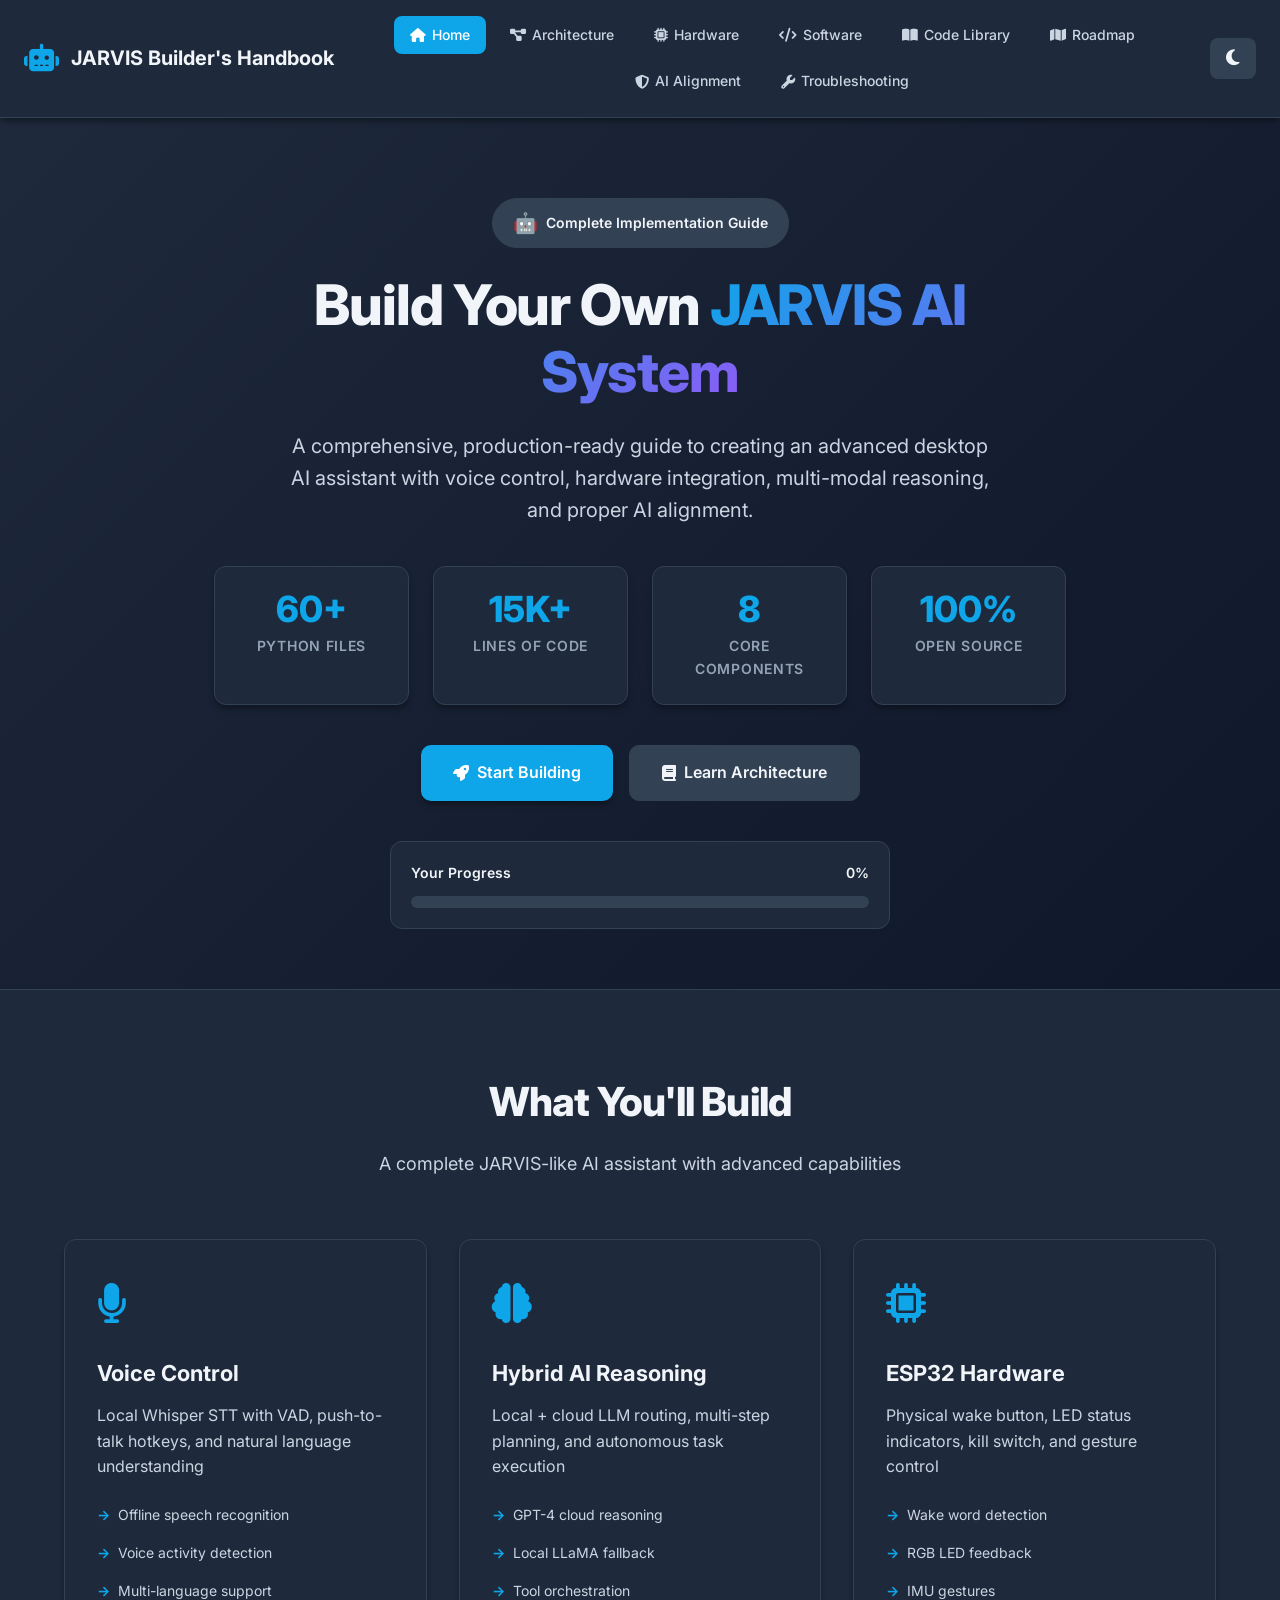
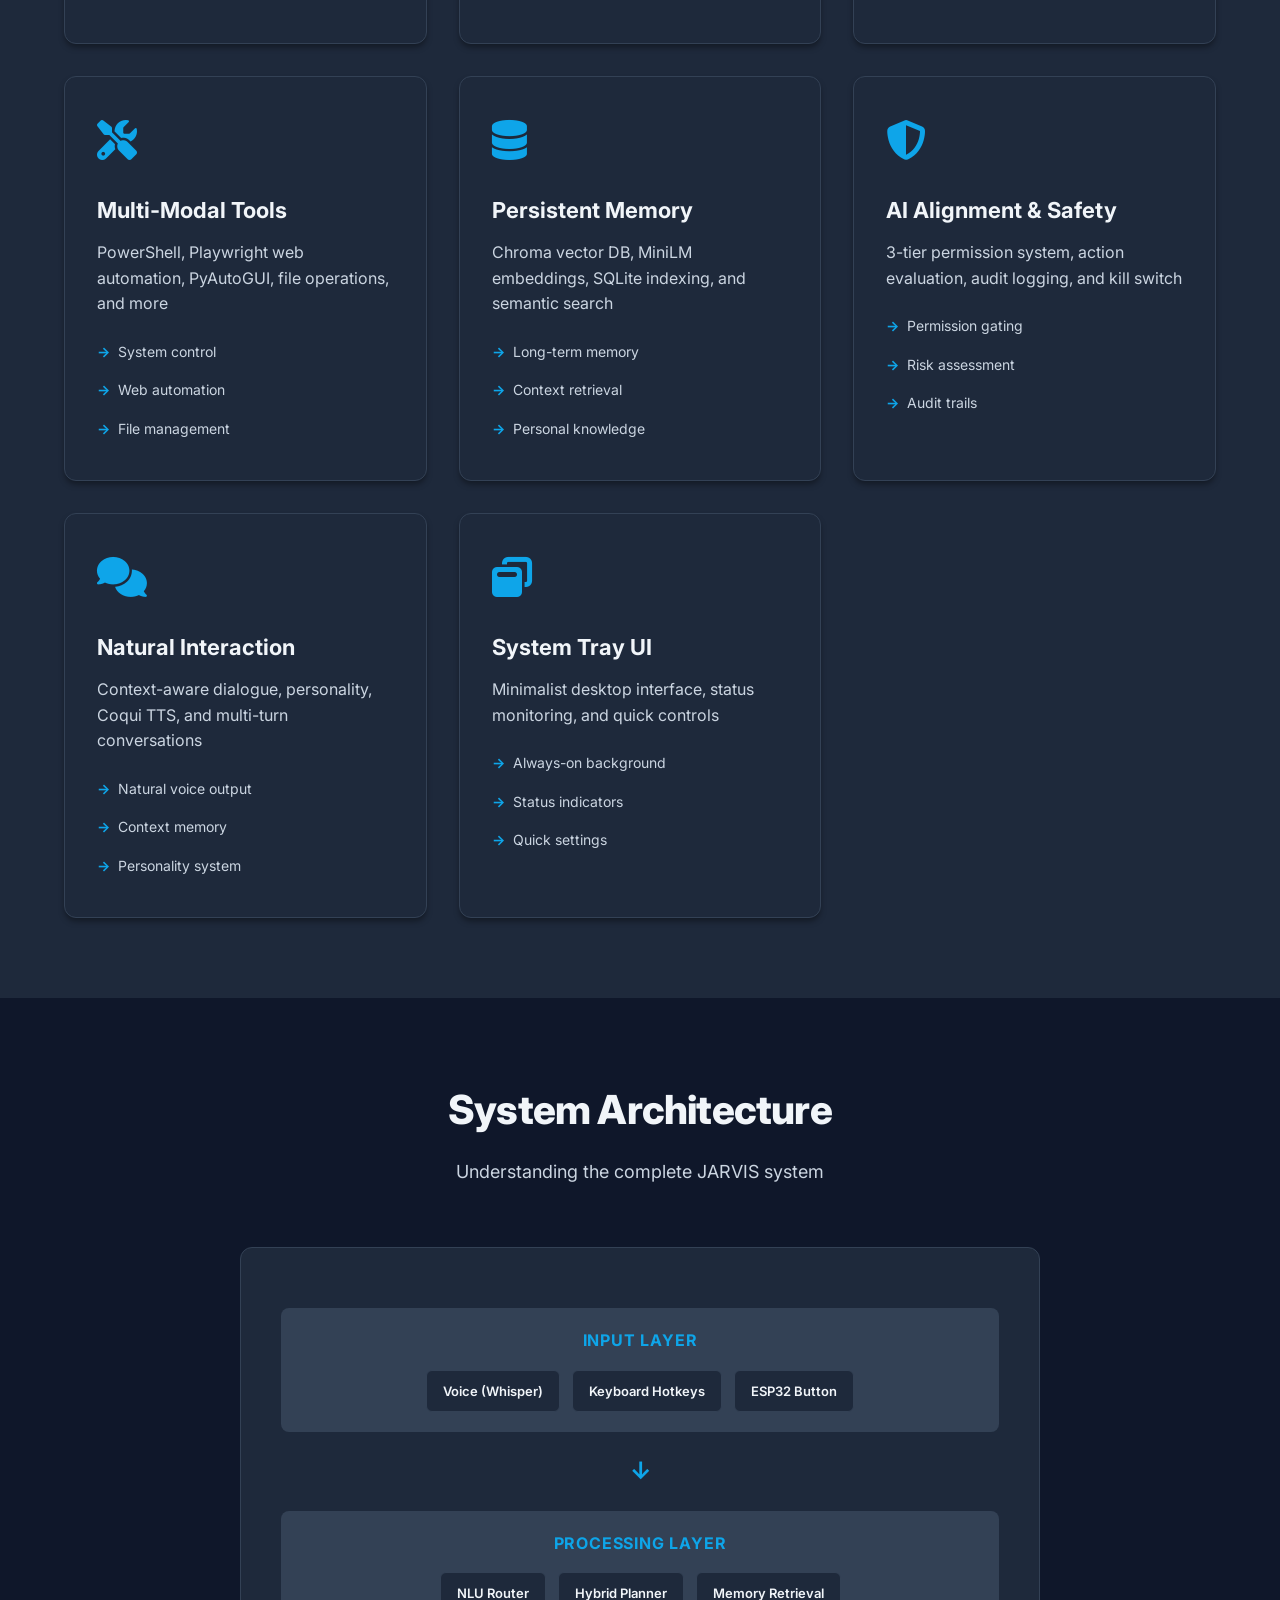
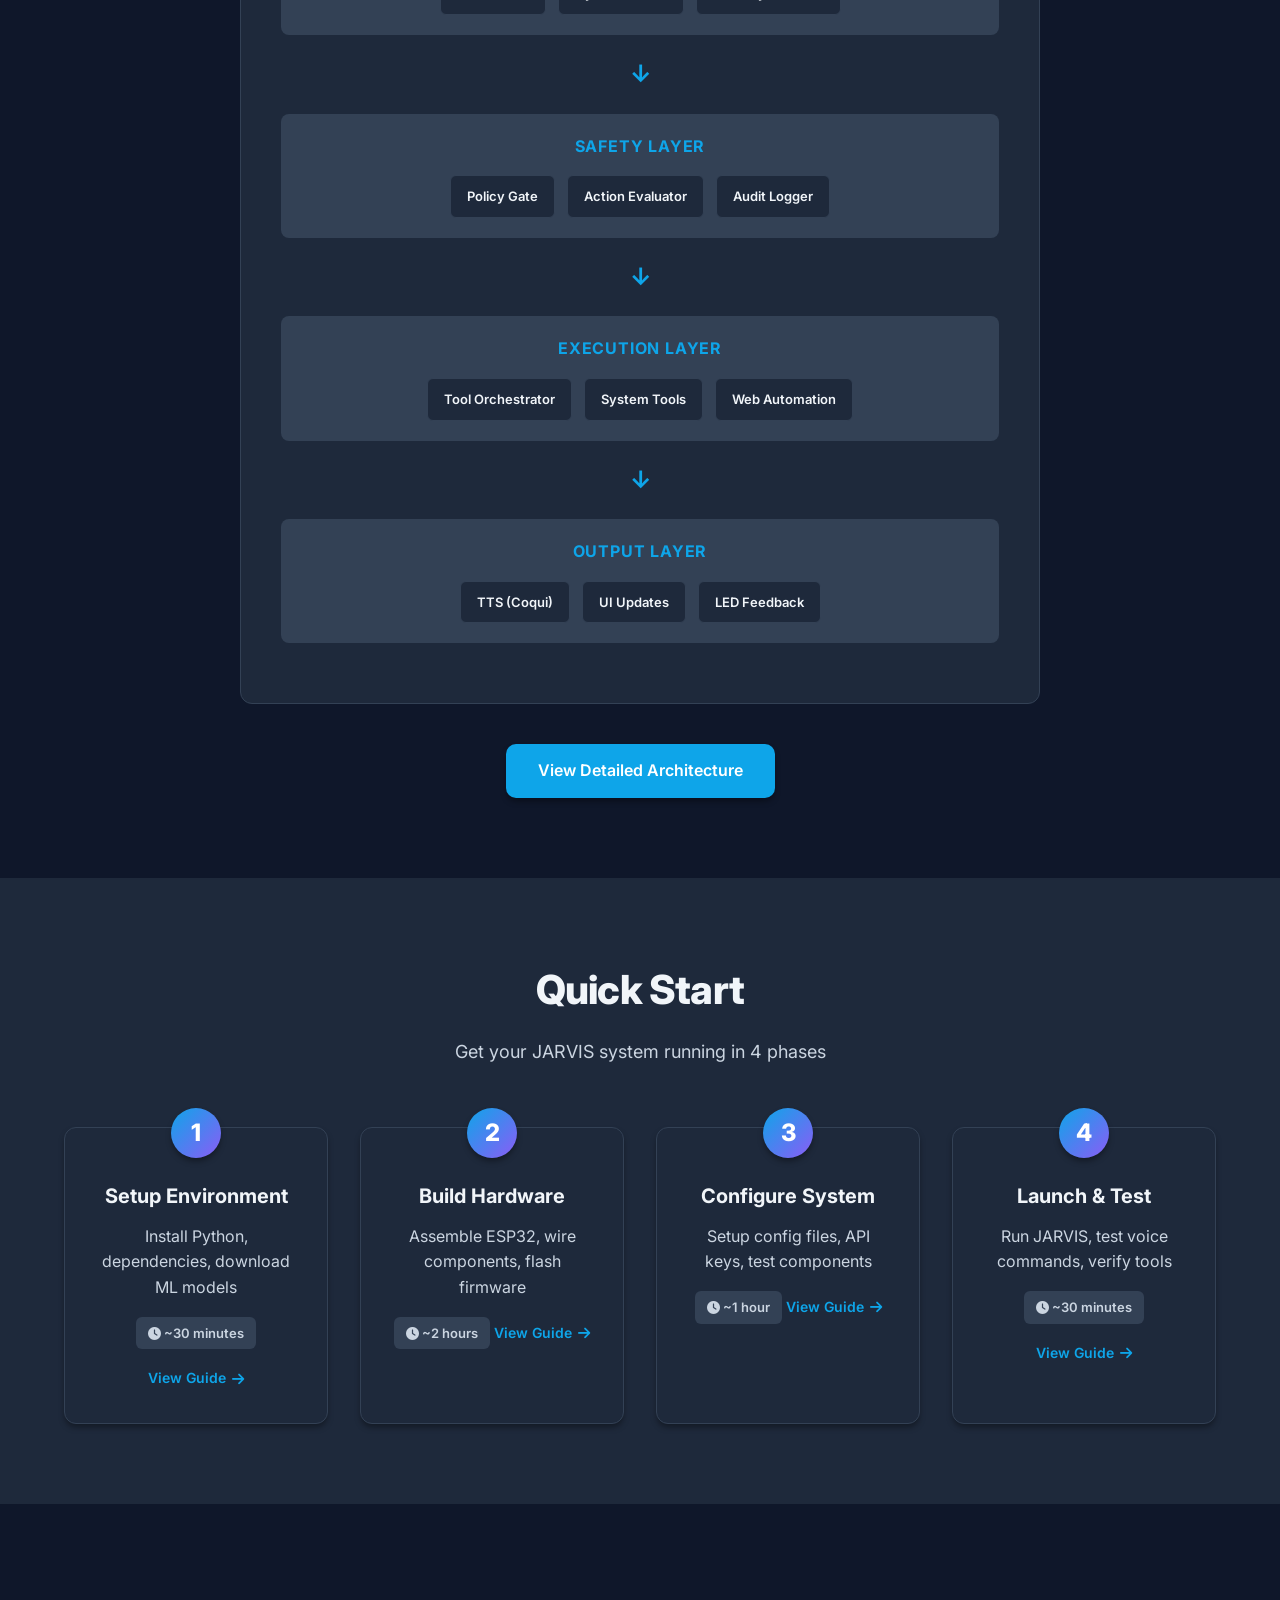
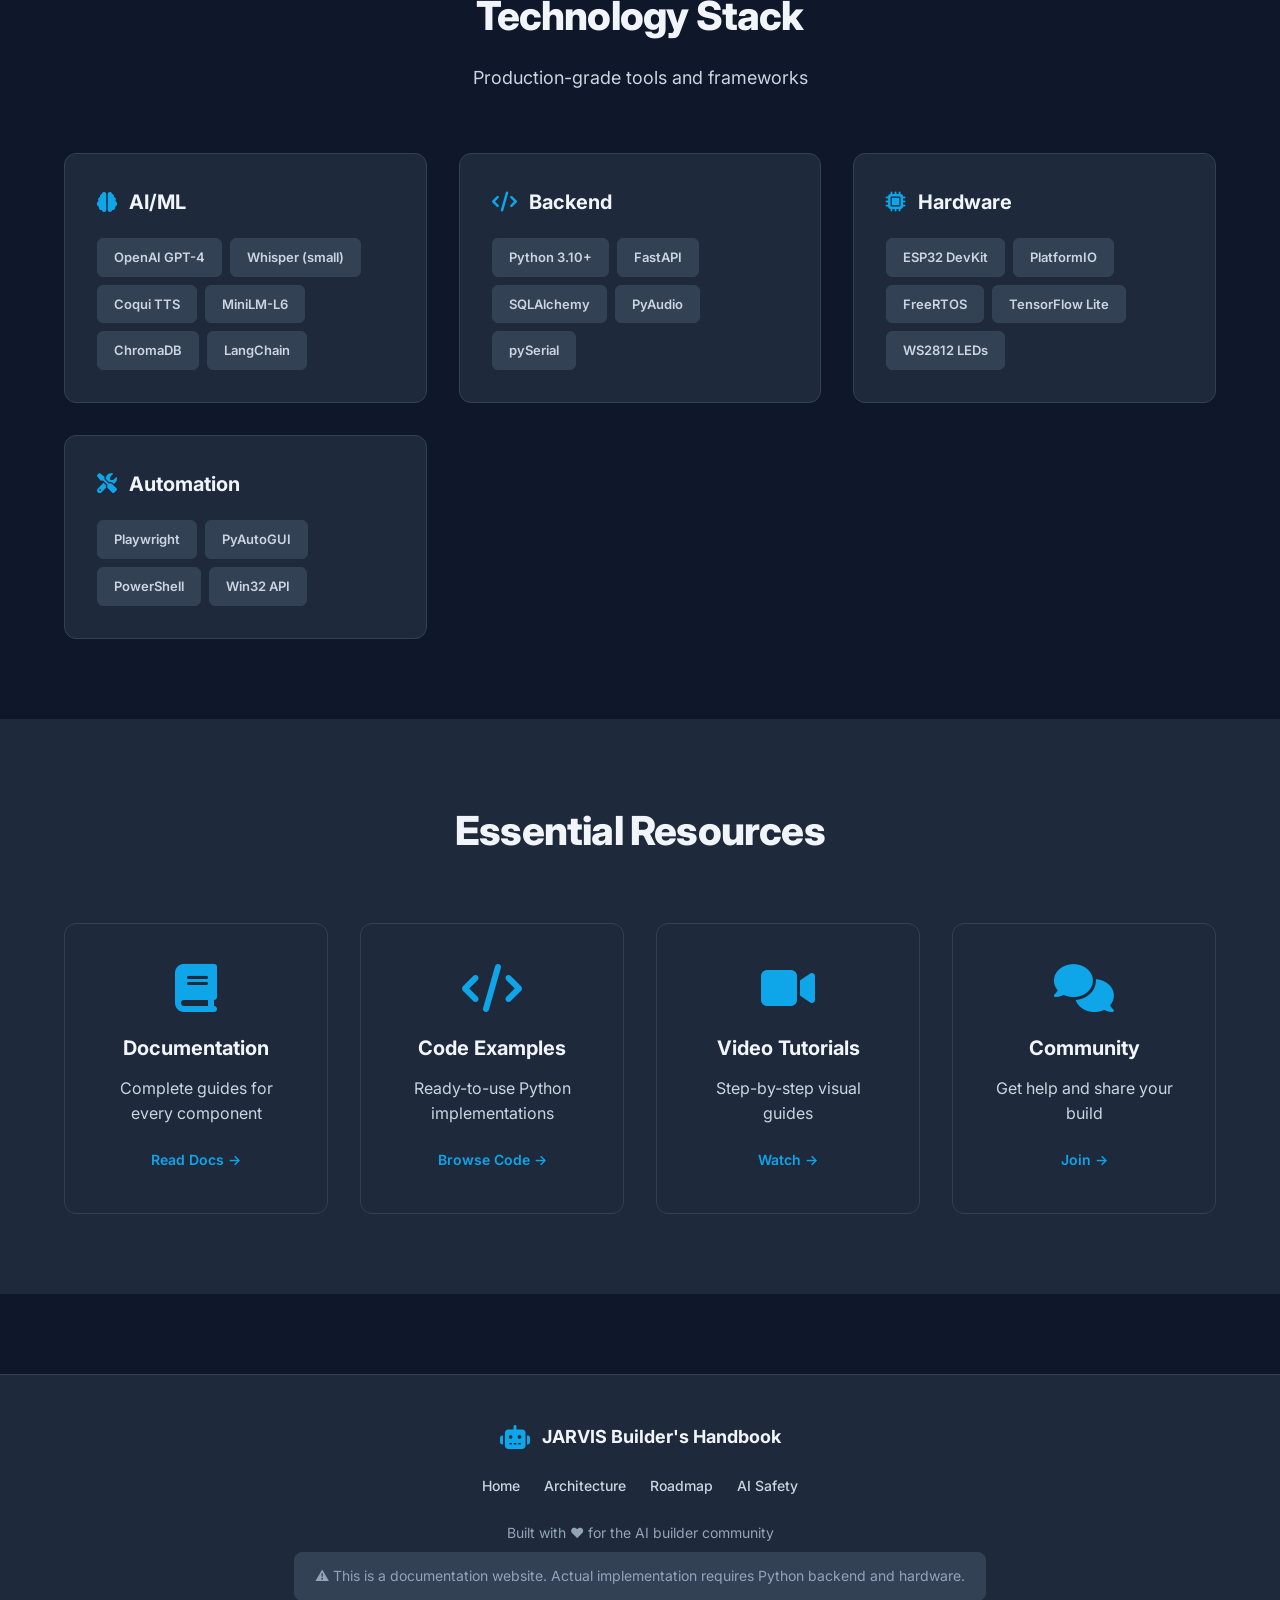
<file: index.html>
<!DOCTYPE html>
<html lang="en">
<head>
    <meta charset="UTF-8">
    <meta name="viewport" content="width=device-width, initial-scale=1.0">
    <title>JARVIS Builder's Handbook - Complete AI Assistant Implementation Guide</title>
    <link rel="stylesheet" href="css/style.css">
    <link rel="stylesheet" href="https://cdnjs.cloudflare.com/ajax/libs/font-awesome/6.4.0/css/all.min.css">
    <link href="https://fonts.googleapis.com/css2?family=Inter:wght@300;400;500;600;700;800&family=JetBrains+Mono:wght@400;500;600&display=swap" rel="stylesheet">
</head>
<body>
    <!-- Navigation -->
    <nav class="navbar">
        <div class="nav-container">
            <div class="nav-logo">
                <i class="fas fa-robot"></i>
                <span>JARVIS Builder's Handbook</span>
            </div>
            <div class="nav-links">
                <a href="index.html" class="nav-link active"><i class="fas fa-home"></i> Home</a>
                <a href="architecture.html" class="nav-link"><i class="fas fa-project-diagram"></i> Architecture</a>
                <a href="hardware.html" class="nav-link"><i class="fas fa-microchip"></i> Hardware</a>
                <a href="software.html" class="nav-link"><i class="fas fa-code"></i> Software</a>
                <a href="code-library.html" class="nav-link"><i class="fas fa-book-open"></i> Code Library</a>
                <a href="roadmap.html" class="nav-link"><i class="fas fa-map"></i> Roadmap</a>
                <a href="alignment.html" class="nav-link"><i class="fas fa-shield-alt"></i> AI Alignment</a>
                <a href="troubleshooting.html" class="nav-link"><i class="fas fa-wrench"></i> Troubleshooting</a>
            </div>
            <button class="theme-toggle" id="themeToggle">
                <i class="fas fa-moon"></i>
            </button>
        </div>
    </nav>

    <!-- Hero Section -->
    <section class="hero">
        <div class="hero-content">
            <div class="hero-badge">
                <span class="badge-icon">🤖</span>
                <span>Complete Implementation Guide</span>
            </div>
            <h1 class="hero-title">Build Your Own <span class="gradient-text">JARVIS AI System</span></h1>
            <p class="hero-subtitle">A comprehensive, production-ready guide to creating an advanced desktop AI assistant with voice control, hardware integration, multi-modal reasoning, and proper AI alignment.</p>
            
            <div class="hero-stats">
                <div class="stat-card">
                    <div class="stat-number">60+</div>
                    <div class="stat-label">Python Files</div>
                </div>
                <div class="stat-card">
                    <div class="stat-number">15K+</div>
                    <div class="stat-label">Lines of Code</div>
                </div>
                <div class="stat-card">
                    <div class="stat-number">8</div>
                    <div class="stat-label">Core Components</div>
                </div>
                <div class="stat-card">
                    <div class="stat-number">100%</div>
                    <div class="stat-label">Open Source</div>
                </div>
            </div>

            <div class="hero-actions">
                <a href="roadmap.html" class="btn btn-primary">
                    <i class="fas fa-rocket"></i> Start Building
                </a>
                <a href="architecture.html" class="btn btn-secondary">
                    <i class="fas fa-book"></i> Learn Architecture
                </a>
            </div>

            <div class="progress-tracker">
                <div class="progress-header">
                    <span>Your Progress</span>
                    <span id="progressPercent">0%</span>
                </div>
                <div class="progress-bar">
                    <div class="progress-fill" id="progressFill"></div>
                </div>
            </div>
        </div>
    </section>

    <!-- Features Grid -->
    <section class="features">
        <div class="container">
            <h2 class="section-title">What You'll Build</h2>
            <p class="section-subtitle">A complete JARVIS-like AI assistant with advanced capabilities</p>

            <div class="features-grid">
                <div class="feature-card">
                    <div class="feature-icon"><i class="fas fa-microphone"></i></div>
                    <h3>Voice Control</h3>
                    <p>Local Whisper STT with VAD, push-to-talk hotkeys, and natural language understanding</p>
                    <ul class="feature-list">
                        <li>Offline speech recognition</li>
                        <li>Voice activity detection</li>
                        <li>Multi-language support</li>
                    </ul>
                </div>

                <div class="feature-card">
                    <div class="feature-icon"><i class="fas fa-brain"></i></div>
                    <h3>Hybrid AI Reasoning</h3>
                    <p>Local + cloud LLM routing, multi-step planning, and autonomous task execution</p>
                    <ul class="feature-list">
                        <li>GPT-4 cloud reasoning</li>
                        <li>Local LLaMA fallback</li>
                        <li>Tool orchestration</li>
                    </ul>
                </div>

                <div class="feature-card">
                    <div class="feature-icon"><i class="fas fa-microchip"></i></div>
                    <h3>ESP32 Hardware</h3>
                    <p>Physical wake button, LED status indicators, kill switch, and gesture control</p>
                    <ul class="feature-list">
                        <li>Wake word detection</li>
                        <li>RGB LED feedback</li>
                        <li>IMU gestures</li>
                    </ul>
                </div>

                <div class="feature-card">
                    <div class="feature-icon"><i class="fas fa-tools"></i></div>
                    <h3>Multi-Modal Tools</h3>
                    <p>PowerShell, Playwright web automation, PyAutoGUI, file operations, and more</p>
                    <ul class="feature-list">
                        <li>System control</li>
                        <li>Web automation</li>
                        <li>File management</li>
                    </ul>
                </div>

                <div class="feature-card">
                    <div class="feature-icon"><i class="fas fa-database"></i></div>
                    <h3>Persistent Memory</h3>
                    <p>Chroma vector DB, MiniLM embeddings, SQLite indexing, and semantic search</p>
                    <ul class="feature-list">
                        <li>Long-term memory</li>
                        <li>Context retrieval</li>
                        <li>Personal knowledge</li>
                    </ul>
                </div>

                <div class="feature-card">
                    <div class="feature-icon"><i class="fas fa-shield-alt"></i></div>
                    <h3>AI Alignment & Safety</h3>
                    <p>3-tier permission system, action evaluation, audit logging, and kill switch</p>
                    <ul class="feature-list">
                        <li>Permission gating</li>
                        <li>Risk assessment</li>
                        <li>Audit trails</li>
                    </ul>
                </div>

                <div class="feature-card">
                    <div class="feature-icon"><i class="fas fa-comments"></i></div>
                    <h3>Natural Interaction</h3>
                    <p>Context-aware dialogue, personality, Coqui TTS, and multi-turn conversations</p>
                    <ul class="feature-list">
                        <li>Natural voice output</li>
                        <li>Context memory</li>
                        <li>Personality system</li>
                    </ul>
                </div>

                <div class="feature-card">
                    <div class="feature-icon"><i class="fas fa-window-restore"></i></div>
                    <h3>System Tray UI</h3>
                    <p>Minimalist desktop interface, status monitoring, and quick controls</p>
                    <ul class="feature-list">
                        <li>Always-on background</li>
                        <li>Status indicators</li>
                        <li>Quick settings</li>
                    </ul>
                </div>
            </div>
        </div>
    </section>

    <!-- System Architecture Preview -->
    <section class="architecture-preview">
        <div class="container">
            <h2 class="section-title">System Architecture</h2>
            <p class="section-subtitle">Understanding the complete JARVIS system</p>

            <div class="architecture-diagram">
                <div class="arch-layer">
                    <h4>Input Layer</h4>
                    <div class="arch-components">
                        <div class="arch-component">Voice (Whisper)</div>
                        <div class="arch-component">Keyboard Hotkeys</div>
                        <div class="arch-component">ESP32 Button</div>
                    </div>
                </div>
                <div class="arch-arrow">↓</div>
                <div class="arch-layer">
                    <h4>Processing Layer</h4>
                    <div class="arch-components">
                        <div class="arch-component">NLU Router</div>
                        <div class="arch-component">Hybrid Planner</div>
                        <div class="arch-component">Memory Retrieval</div>
                    </div>
                </div>
                <div class="arch-arrow">↓</div>
                <div class="arch-layer">
                    <h4>Safety Layer</h4>
                    <div class="arch-components">
                        <div class="arch-component">Policy Gate</div>
                        <div class="arch-component">Action Evaluator</div>
                        <div class="arch-component">Audit Logger</div>
                    </div>
                </div>
                <div class="arch-arrow">↓</div>
                <div class="arch-layer">
                    <h4>Execution Layer</h4>
                    <div class="arch-components">
                        <div class="arch-component">Tool Orchestrator</div>
                        <div class="arch-component">System Tools</div>
                        <div class="arch-component">Web Automation</div>
                    </div>
                </div>
                <div class="arch-arrow">↓</div>
                <div class="arch-layer">
                    <h4>Output Layer</h4>
                    <div class="arch-components">
                        <div class="arch-component">TTS (Coqui)</div>
                        <div class="arch-component">UI Updates</div>
                        <div class="arch-component">LED Feedback</div>
                    </div>
                </div>
            </div>

            <a href="architecture.html" class="btn btn-primary">View Detailed Architecture</a>
        </div>
    </section>

    <!-- Quick Start Guide -->
    <section class="quick-start">
        <div class="container">
            <h2 class="section-title">Quick Start</h2>
            <p class="section-subtitle">Get your JARVIS system running in 4 phases</p>

            <div class="phases-grid">
                <div class="phase-card">
                    <div class="phase-number">1</div>
                    <h3>Setup Environment</h3>
                    <p>Install Python, dependencies, download ML models</p>
                    <div class="phase-time"><i class="fas fa-clock"></i> ~30 minutes</div>
                    <a href="software.html#installation" class="phase-link">View Guide <i class="fas fa-arrow-right"></i></a>
                </div>

                <div class="phase-card">
                    <div class="phase-number">2</div>
                    <h3>Build Hardware</h3>
                    <p>Assemble ESP32, wire components, flash firmware</p>
                    <div class="phase-time"><i class="fas fa-clock"></i> ~2 hours</div>
                    <a href="hardware.html" class="phase-link">View Guide <i class="fas fa-arrow-right"></i></a>
                </div>

                <div class="phase-card">
                    <div class="phase-number">3</div>
                    <h3>Configure System</h3>
                    <p>Setup config files, API keys, test components</p>
                    <div class="phase-time"><i class="fas fa-clock"></i> ~1 hour</div>
                    <a href="software.html#configuration" class="phase-link">View Guide <i class="fas fa-arrow-right"></i></a>
                </div>

                <div class="phase-card">
                    <div class="phase-number">4</div>
                    <h3>Launch & Test</h3>
                    <p>Run JARVIS, test voice commands, verify tools</p>
                    <div class="phase-time"><i class="fas fa-clock"></i> ~30 minutes</div>
                    <a href="software.html#testing" class="phase-link">View Guide <i class="fas fa-arrow-right"></i></a>
                </div>
            </div>
        </div>
    </section>

    <!-- Technology Stack -->
    <section class="tech-stack">
        <div class="container">
            <h2 class="section-title">Technology Stack</h2>
            <p class="section-subtitle">Production-grade tools and frameworks</p>

            <div class="tech-categories">
                <div class="tech-category">
                    <h3><i class="fas fa-brain"></i> AI/ML</h3>
                    <div class="tech-tags">
                        <span class="tech-tag">OpenAI GPT-4</span>
                        <span class="tech-tag">Whisper (small)</span>
                        <span class="tech-tag">Coqui TTS</span>
                        <span class="tech-tag">MiniLM-L6</span>
                        <span class="tech-tag">ChromaDB</span>
                        <span class="tech-tag">LangChain</span>
                    </div>
                </div>

                <div class="tech-category">
                    <h3><i class="fas fa-code"></i> Backend</h3>
                    <div class="tech-tags">
                        <span class="tech-tag">Python 3.10+</span>
                        <span class="tech-tag">FastAPI</span>
                        <span class="tech-tag">SQLAlchemy</span>
                        <span class="tech-tag">PyAudio</span>
                        <span class="tech-tag">pySerial</span>
                    </div>
                </div>

                <div class="tech-category">
                    <h3><i class="fas fa-microchip"></i> Hardware</h3>
                    <div class="tech-tags">
                        <span class="tech-tag">ESP32 DevKit</span>
                        <span class="tech-tag">PlatformIO</span>
                        <span class="tech-tag">FreeRTOS</span>
                        <span class="tech-tag">TensorFlow Lite</span>
                        <span class="tech-tag">WS2812 LEDs</span>
                    </div>
                </div>

                <div class="tech-category">
                    <h3><i class="fas fa-tools"></i> Automation</h3>
                    <div class="tech-tags">
                        <span class="tech-tag">Playwright</span>
                        <span class="tech-tag">PyAutoGUI</span>
                        <span class="tech-tag">PowerShell</span>
                        <span class="tech-tag">Win32 API</span>
                    </div>
                </div>
            </div>
        </div>
    </section>

    <!-- Resources -->
    <section class="resources">
        <div class="container">
            <h2 class="section-title">Essential Resources</h2>
            
            <div class="resources-grid">
                <div class="resource-card">
                    <i class="fas fa-book"></i>
                    <h3>Documentation</h3>
                    <p>Complete guides for every component</p>
                    <a href="architecture.html">Read Docs →</a>
                </div>

                <div class="resource-card">
                    <i class="fas fa-code"></i>
                    <h3>Code Examples</h3>
                    <p>Ready-to-use Python implementations</p>
                    <a href="code-library.html">Browse Code →</a>
                </div>

                <div class="resource-card">
                    <i class="fas fa-video"></i>
                    <h3>Video Tutorials</h3>
                    <p>Step-by-step visual guides</p>
                    <a href="#" onclick="alert('Coming soon!'); return false;">Watch →</a>
                </div>

                <div class="resource-card">
                    <i class="fas fa-comments"></i>
                    <h3>Community</h3>
                    <p>Get help and share your build</p>
                    <a href="#" onclick="alert('Join our Discord/Forum!'); return false;">Join →</a>
                </div>
            </div>
        </div>
    </section>

    <!-- Footer -->
    <footer class="footer">
        <div class="container">
            <div class="footer-content">
                <div class="footer-brand">
                    <i class="fas fa-robot"></i>
                    <span>JARVIS Builder's Handbook</span>
                </div>
                <div class="footer-links">
                    <a href="index.html">Home</a>
                    <a href="architecture.html">Architecture</a>
                    <a href="roadmap.html">Roadmap</a>
                    <a href="alignment.html">AI Safety</a>
                </div>
                <div class="footer-info">
                    <p>Built with ❤️ for the AI builder community</p>
                    <p class="footer-note">⚠️ This is a documentation website. Actual implementation requires Python backend and hardware.</p>
                </div>
            </div>
        </div>
    </footer>

    <script src="js/main.js"></script>
</body>
</html>
</file>
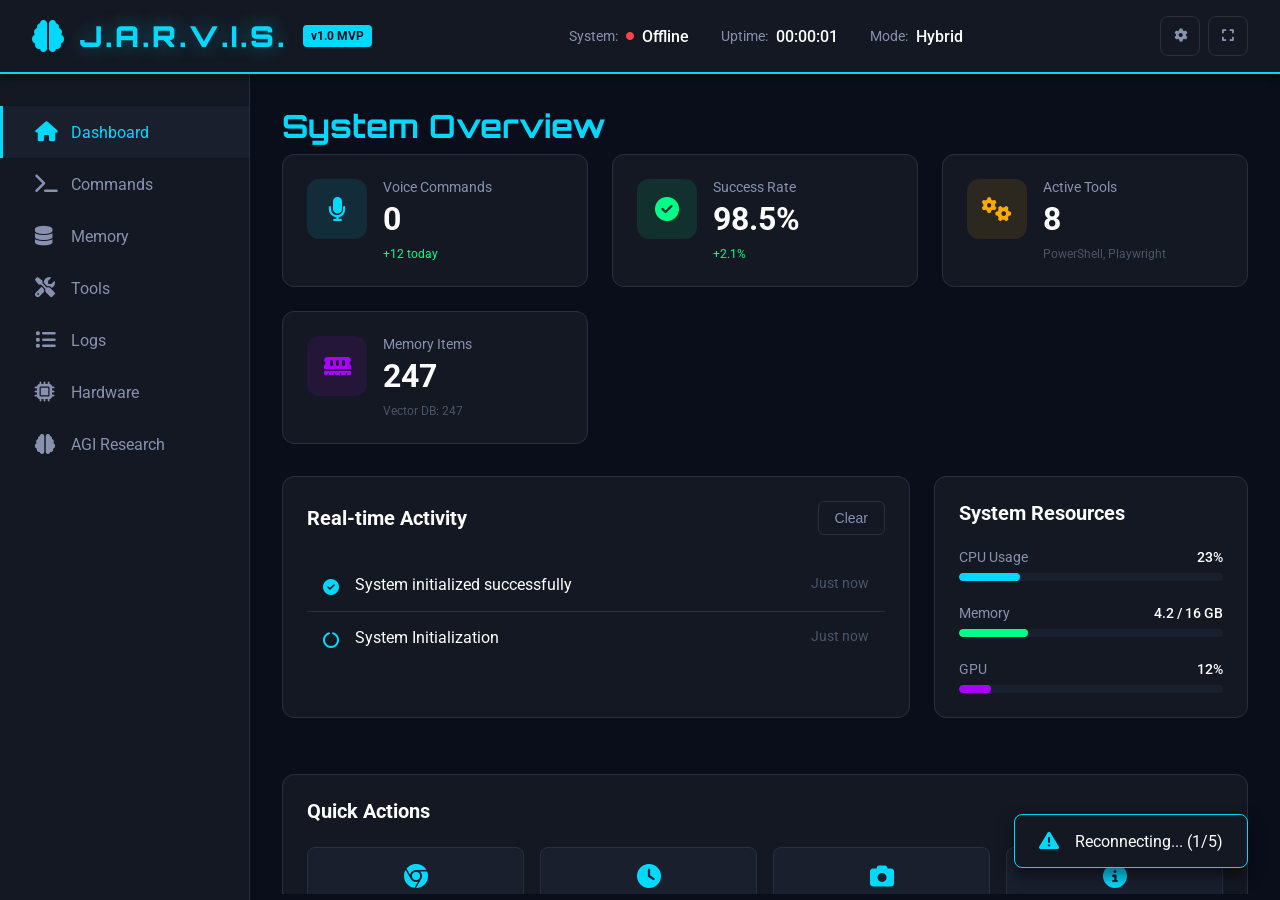
<file: web_dashboard/index.html>
<!DOCTYPE html>
<html lang="en">
<head>
    <meta charset="UTF-8">
    <meta name="viewport" content="width=device-width, initial-scale=1.0">
    <title>JARVIS Control Dashboard</title>
    <link rel="stylesheet" href="css/dashboard.css">
    <link rel="stylesheet" href="https://cdnjs.cloudflare.com/ajax/libs/font-awesome/6.4.0/css/all.min.css">
    <link href="https://fonts.googleapis.com/css2?family=Orbitron:wght@400;500;600;700;900&family=Roboto:wght@300;400;500;700&display=swap" rel="stylesheet">
</head>
<body>
    <div class="container">
        <!-- Header -->
        <header class="header">
            <div class="logo">
                <i class="fas fa-brain"></i>
                <h1>J.A.R.V.I.S.</h1>
                <span class="version">v1.0 MVP</span>
            </div>
            <div class="system-status">
                <div class="status-item">
                    <span class="status-label">System:</span>
                    <span class="status-value" id="system-status">
                        <i class="fas fa-circle status-indicator"></i>
                        <span>Connecting...</span>
                    </span>
                </div>
                <div class="status-item">
                    <span class="status-label">Uptime:</span>
                    <span class="status-value" id="uptime">00:00:00</span>
                </div>
                <div class="status-item">
                    <span class="status-label">Mode:</span>
                    <span class="status-value" id="mode">Hybrid</span>
                </div>
            </div>
            <div class="header-actions">
                <button class="btn-icon" id="settings-btn" title="Settings">
                    <i class="fas fa-cog"></i>
                </button>
                <button class="btn-icon" id="fullscreen-btn" title="Fullscreen">
                    <i class="fas fa-expand"></i>
                </button>
            </div>
        </header>

        <!-- Main Content -->
        <div class="main-content">
            <!-- Sidebar Navigation -->
            <nav class="sidebar">
                <ul class="nav-menu">
                    <li class="nav-item active" data-page="dashboard">
                        <i class="fas fa-home"></i>
                        <span>Dashboard</span>
                    </li>
                    <li class="nav-item" data-page="commands">
                        <i class="fas fa-terminal"></i>
                        <span>Commands</span>
                    </li>
                    <li class="nav-item" data-page="memory">
                        <i class="fas fa-database"></i>
                        <span>Memory</span>
                    </li>
                    <li class="nav-item" data-page="tools">
                        <i class="fas fa-tools"></i>
                        <span>Tools</span>
                    </li>
                    <li class="nav-item" data-page="logs">
                        <i class="fas fa-list"></i>
                        <span>Logs</span>
                    </li>
                    <li class="nav-item" data-page="hardware">
                        <i class="fas fa-microchip"></i>
                        <span>Hardware</span>
                    </li>
                    <li class="nav-item" data-page="agi">
                        <i class="fas fa-brain"></i>
                        <span>AGI Research</span>
                    </li>
                </ul>
            </nav>

            <!-- Content Area -->
            <main class="content">
                <!-- Dashboard Page -->
                <div class="page active" id="dashboard-page">
                    <h2 class="page-title">System Overview</h2>
                    
                    <!-- Stats Grid -->
                    <div class="stats-grid">
                        <div class="stat-card">
                            <div class="stat-icon blue">
                                <i class="fas fa-microphone"></i>
                            </div>
                            <div class="stat-info">
                                <h3>Voice Commands</h3>
                                <p class="stat-value" id="voice-count">0</p>
                                <span class="stat-change positive">+12 today</span>
                            </div>
                        </div>
                        <div class="stat-card">
                            <div class="stat-icon green">
                                <i class="fas fa-check-circle"></i>
                            </div>
                            <div class="stat-info">
                                <h3>Success Rate</h3>
                                <p class="stat-value" id="success-rate">98.5%</p>
                                <span class="stat-change positive">+2.1%</span>
                            </div>
                        </div>
                        <div class="stat-card">
                            <div class="stat-icon orange">
                                <i class="fas fa-cogs"></i>
                            </div>
                            <div class="stat-info">
                                <h3>Active Tools</h3>
                                <p class="stat-value" id="active-tools">8</p>
                                <span class="stat-change">PowerShell, Playwright</span>
                            </div>
                        </div>
                        <div class="stat-card">
                            <div class="stat-icon purple">
                                <i class="fas fa-memory"></i>
                            </div>
                            <div class="stat-info">
                                <h3>Memory Items</h3>
                                <p class="stat-value" id="memory-items">247</p>
                                <span class="stat-change">Vector DB: 247</span>
                            </div>
                        </div>
                    </div>

                    <!-- Activity Grid -->
                    <div class="activity-grid">
                        <!-- Real-time Activity Feed -->
                        <div class="card activity-card">
                            <div class="card-header">
                                <h3>Real-time Activity</h3>
                                <button class="btn-small" id="clear-activity">Clear</button>
                            </div>
                            <div class="activity-feed" id="activity-feed">
                                <div class="activity-item system">
                                    <i class="fas fa-circle-notch fa-spin"></i>
                                    <div class="activity-content">
                                        <span class="activity-title">System Initialization</span>
                                        <span class="activity-time">Just now</span>
                                    </div>
                                </div>
                            </div>
                        </div>

                        <!-- System Resources -->
                        <div class="card">
                            <div class="card-header">
                                <h3>System Resources</h3>
                            </div>
                            <div class="resource-metrics">
                                <div class="metric">
                                    <div class="metric-label">
                                        <span>CPU Usage</span>
                                        <span class="metric-value" id="cpu-usage">23%</span>
                                    </div>
                                    <div class="progress-bar">
                                        <div class="progress-fill blue" style="width: 23%"></div>
                                    </div>
                                </div>
                                <div class="metric">
                                    <div class="metric-label">
                                        <span>Memory</span>
                                        <span class="metric-value" id="memory-usage">4.2 / 16 GB</span>
                                    </div>
                                    <div class="progress-bar">
                                        <div class="progress-fill green" style="width: 26%"></div>
                                    </div>
                                </div>
                                <div class="metric">
                                    <div class="metric-label">
                                        <span>GPU</span>
                                        <span class="metric-value" id="gpu-usage">12%</span>
                                    </div>
                                    <div class="progress-bar">
                                        <div class="progress-fill purple" style="width: 12%"></div>
                                    </div>
                                </div>
                            </div>
                        </div>
                    </div>

                    <!-- Quick Actions -->
                    <div class="card">
                        <div class="card-header">
                            <h3>Quick Actions</h3>
                        </div>
                        <div class="quick-actions">
                            <button class="action-btn" data-command="open chrome">
                                <i class="fab fa-chrome"></i>
                                <span>Open Chrome</span>
                            </button>
                            <button class="action-btn" data-command="what time is it">
                                <i class="fas fa-clock"></i>
                                <span>Get Time</span>
                            </button>
                            <button class="action-btn" data-command="take screenshot">
                                <i class="fas fa-camera"></i>
                                <span>Screenshot</span>
                            </button>
                            <button class="action-btn" data-command="system info">
                                <i class="fas fa-info-circle"></i>
                                <span>System Info</span>
                            </button>
                        </div>
                    </div>
                </div>

                <!-- Commands Page -->
                <div class="page" id="commands-page">
                    <h2 class="page-title">Command Interface</h2>
                    
                    <div class="card">
                        <div class="command-input-section">
                            <div class="input-group">
                                <button class="btn-voice" id="voice-input-btn">
                                    <i class="fas fa-microphone"></i>
                                </button>
                                <input type="text" id="command-input" placeholder="Type a command or click the microphone..." class="command-input">
                                <button class="btn-send" id="send-command-btn">
                                    <i class="fas fa-paper-plane"></i>
                                </button>
                            </div>
                            <div class="input-status" id="input-status">Ready to receive commands</div>
                        </div>
                    </div>

                    <div class="card">
                        <div class="card-header">
                            <h3>Command History</h3>
                            <button class="btn-small" id="clear-history">Clear History</button>
                        </div>
                        <div class="command-history" id="command-history">
                            <div class="history-item">
                                <div class="history-command">
                                    <i class="fas fa-user"></i>
                                    <span>Open Chrome</span>
                                </div>
                                <div class="history-response">
                                    <i class="fas fa-robot"></i>
                                    <span>Opening Chrome browser...</span>
                                </div>
                                <div class="history-time">2 minutes ago</div>
                            </div>
                        </div>
                    </div>

                    <div class="card">
                        <div class="card-header">
                            <h3>Common Commands</h3>
                        </div>
                        <div class="command-examples">
                            <div class="command-category">
                                <h4>System Control</h4>
                                <ul>
                                    <li><code>open [application]</code> - Launch applications</li>
                                    <li><code>close [application]</code> - Close applications</li>
                                    <li><code>system info</code> - Display system information</li>
                                    <li><code>take screenshot</code> - Capture screen</li>
                                </ul>
                            </div>
                            <div class="command-category">
                                <h4>Browser Control</h4>
                                <ul>
                                    <li><code>go to [website]</code> - Navigate to URL</li>
                                    <li><code>search for [query]</code> - Google search</li>
                                    <li><code>close tab</code> - Close current tab</li>
                                </ul>
                            </div>
                            <div class="command-category">
                                <h4>Memory</h4>
                                <ul>
                                    <li><code>remember [fact]</code> - Store information</li>
                                    <li><code>what is [query]</code> - Retrieve information</li>
                                    <li><code>search memory for [query]</code> - Search stored data</li>
                                </ul>
                            </div>
                        </div>
                    </div>
                </div>

                <!-- Other pages will be loaded dynamically -->
                <div class="page" id="memory-page">
                    <h2 class="page-title">Memory System</h2>
                    <p class="page-description">Vector database and relational storage</p>
                    <div class="coming-soon">
                        <i class="fas fa-database"></i>
                        <p>Memory browser coming soon...</p>
                    </div>
                </div>

                <div class="page" id="tools-page">
                    <h2 class="page-title">Tool Management</h2>
                    <p class="page-description">Configure and monitor system tools</p>
                    <div class="coming-soon">
                        <i class="fas fa-tools"></i>
                        <p>Tool configuration coming soon...</p>
                    </div>
                </div>

                <div class="page" id="logs-page">
                    <h2 class="page-title">System Logs</h2>
                    <p class="page-description">Audit trail and debugging information</p>
                    <div class="coming-soon">
                        <i class="fas fa-list"></i>
                        <p>Log viewer coming soon...</p>
                    </div>
                </div>

                <div class="page" id="hardware-page">
                    <h2 class="page-title">ESP32 Hardware</h2>
                    <p class="page-description">MCU status and control</p>
                    <div class="coming-soon">
                        <i class="fas fa-microchip"></i>
                        <p>Hardware monitor coming soon...</p>
                    </div>
                </div>

                <div class="page" id="agi-page">
                    <h2 class="page-title">AGI Research Portal</h2>
                    <p class="page-description">Track progress on 5 research paths</p>
                    <div class="card">
                        <a href="agi_portal.html" class="btn-primary btn-large">
                            <i class="fas fa-external-link-alt"></i>
                            Open AGI Research Portal
                        </a>
                    </div>
                </div>
            </main>
        </div>
    </div>

    <!-- Connection Status Toast -->
    <div class="toast" id="connection-toast">
        <i class="fas fa-wifi"></i>
        <span>Connecting to JARVIS backend...</span>
    </div>

    <script src="js/dashboard.js"></script>
</body>
</html>
</file>
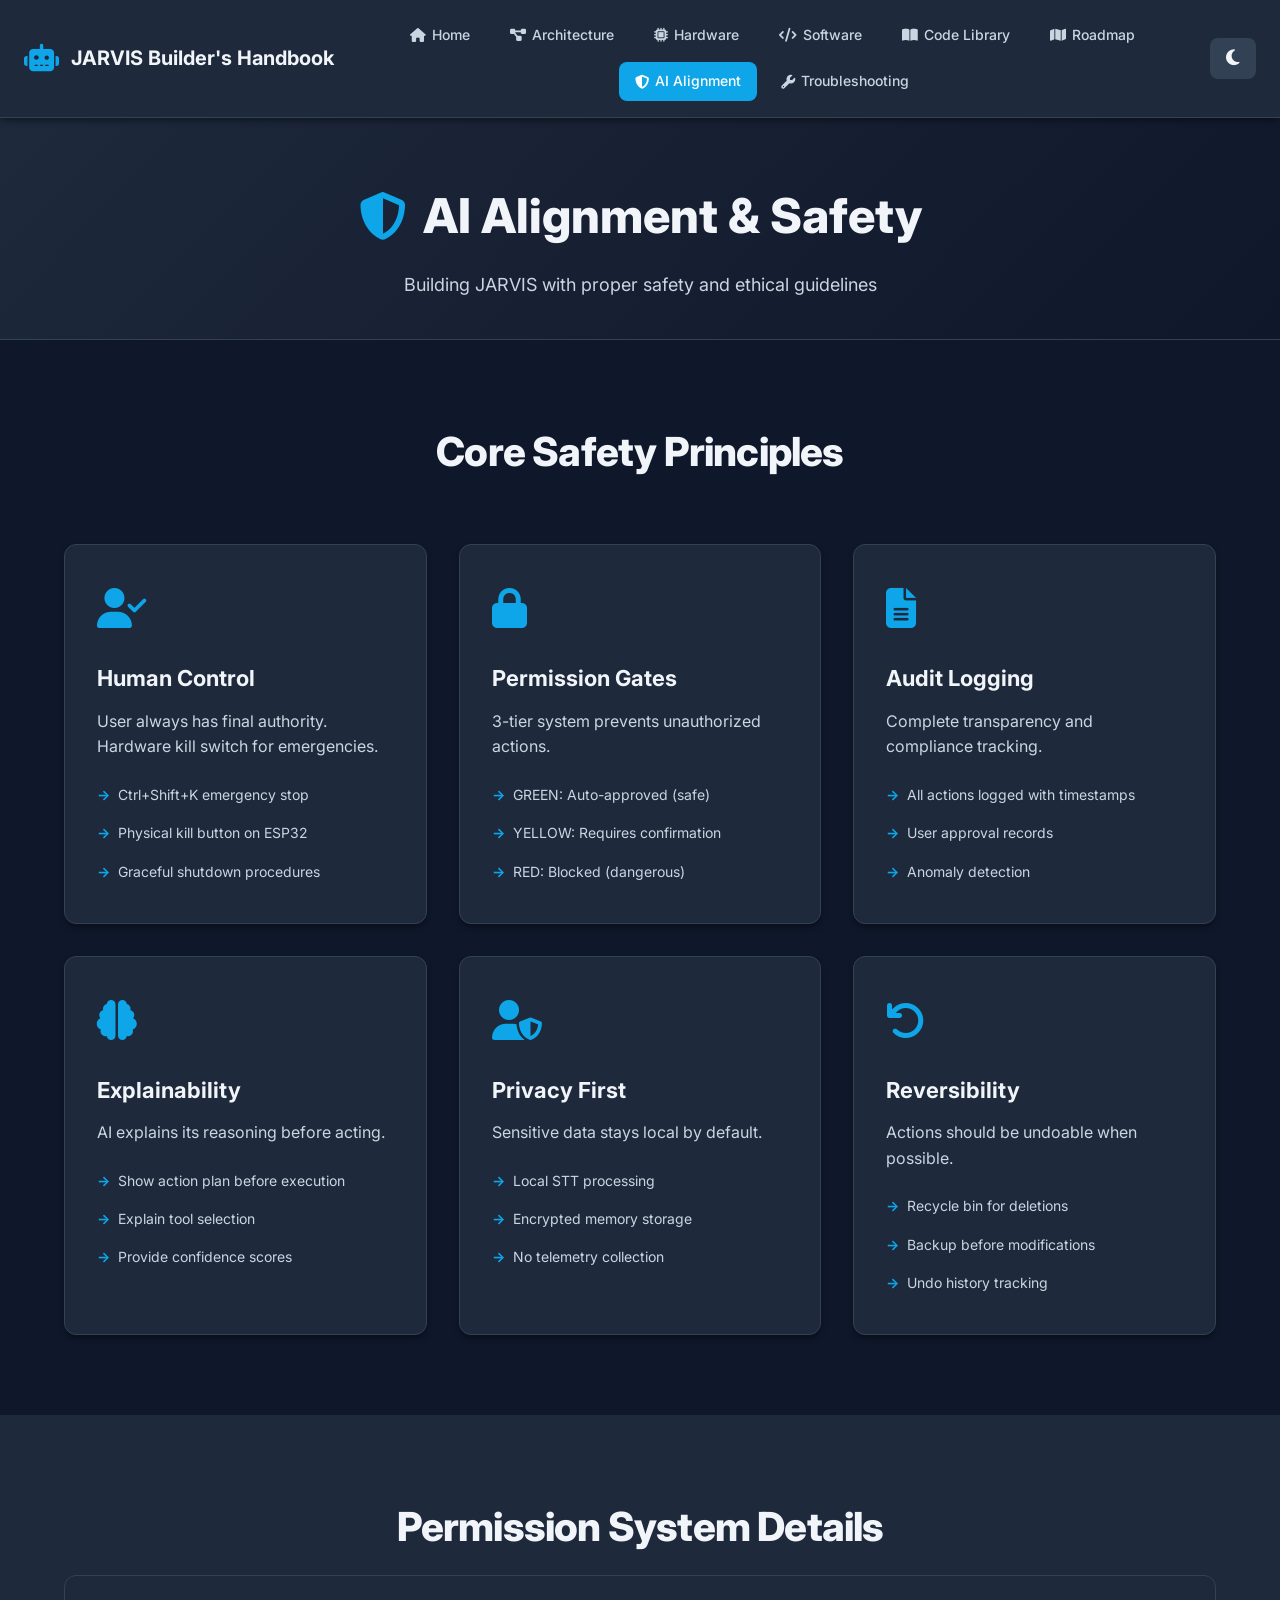
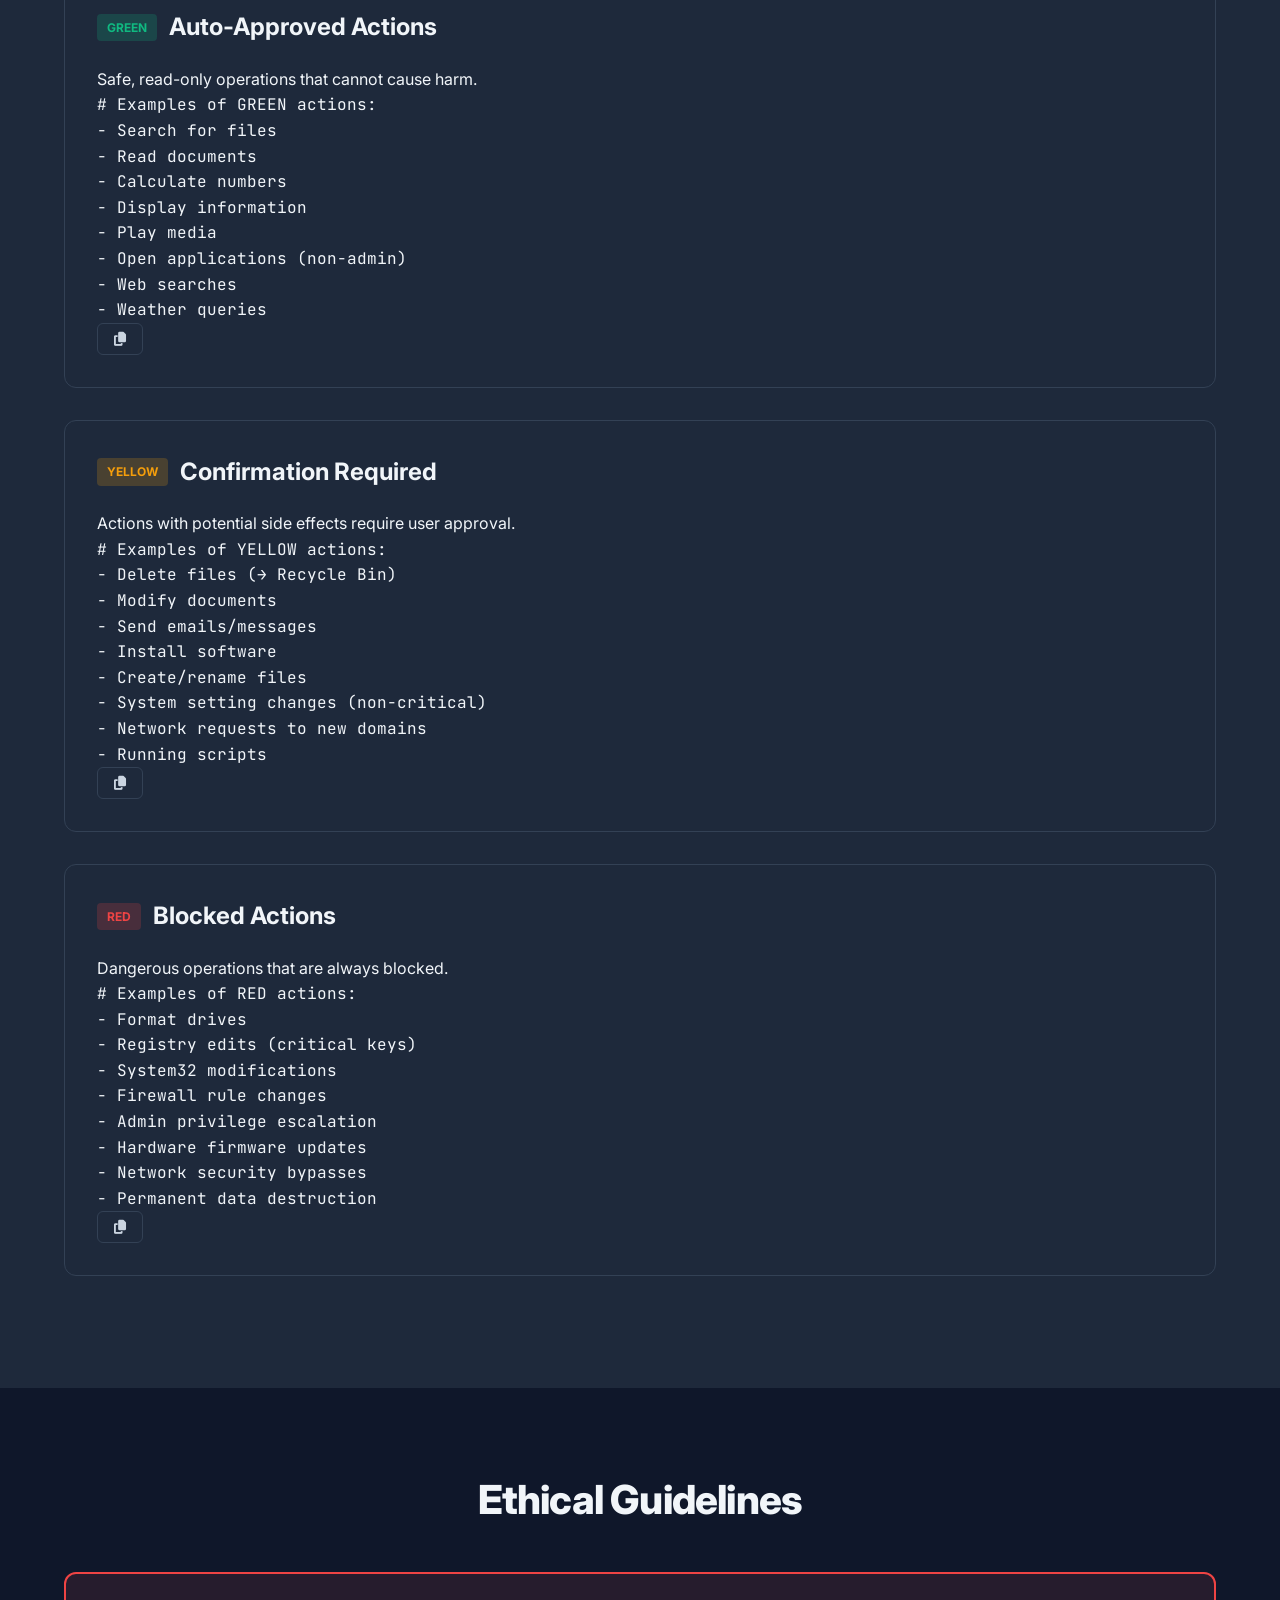
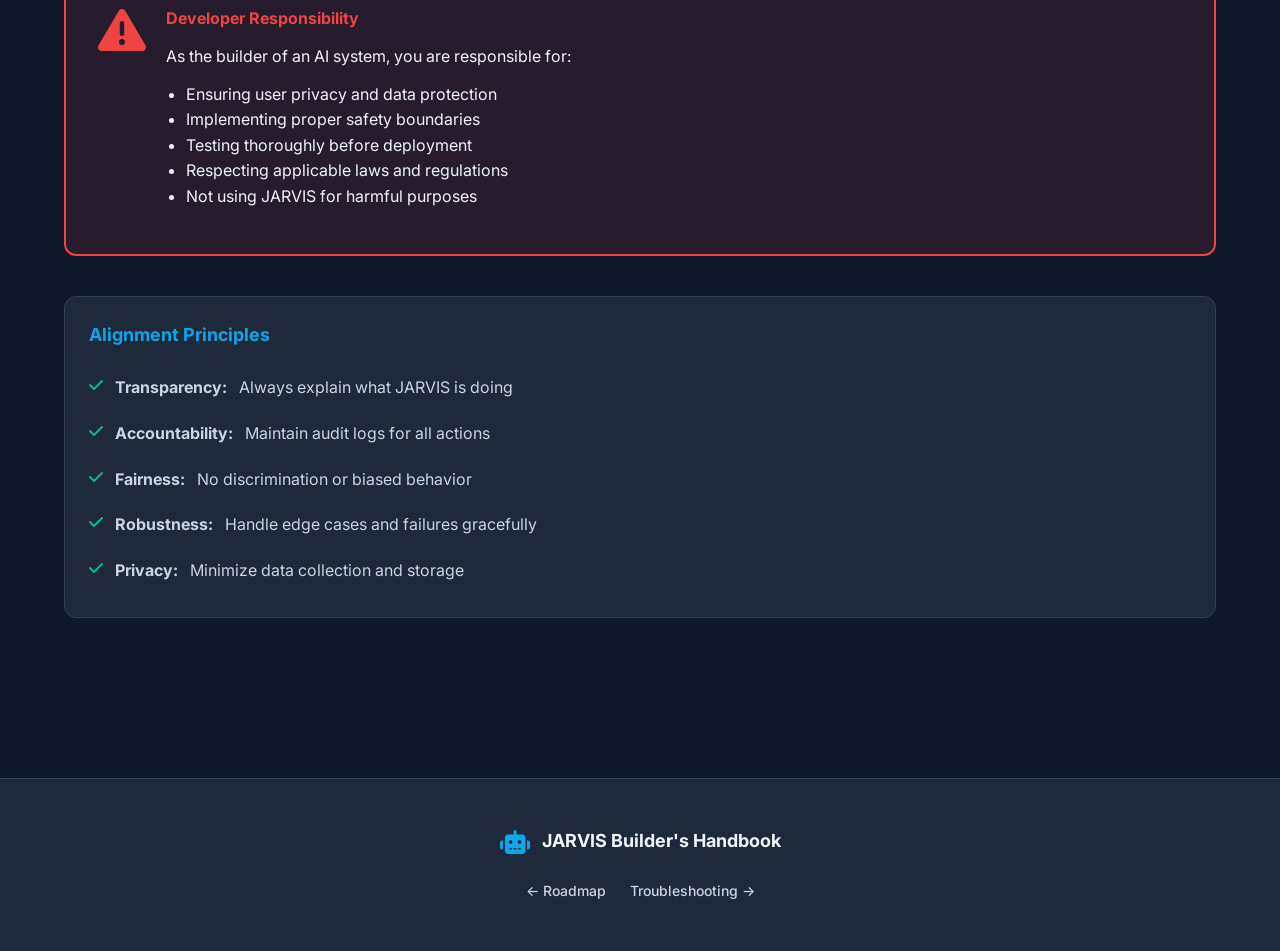
<file: alignment.html>
<!DOCTYPE html>
<html lang="en">
<head>
    <meta charset="UTF-8">
    <meta name="viewport" content="width=device-width, initial-scale=1.0">
    <title>AI Alignment & Safety - JARVIS Builder's Handbook</title>
    <link rel="stylesheet" href="css/style.css">
    <link rel="stylesheet" href="css/components.css">
    <link rel="stylesheet" href="https://cdnjs.cloudflare.com/ajax/libs/font-awesome/6.4.0/css/all.min.css">
    <link href="https://fonts.googleapis.com/css2?family=Inter:wght@300;400;500;600;700;800&family=JetBrains+Mono:wght@400;500;600&display=swap" rel="stylesheet">
</head>
<body>
    <nav class="navbar">
        <div class="nav-container">
            <div class="nav-logo">
                <i class="fas fa-robot"></i>
                <span>JARVIS Builder's Handbook</span>
            </div>
            <div class="nav-links">
                <a href="index.html" class="nav-link"><i class="fas fa-home"></i> Home</a>
                <a href="architecture.html" class="nav-link"><i class="fas fa-project-diagram"></i> Architecture</a>
                <a href="hardware.html" class="nav-link"><i class="fas fa-microchip"></i> Hardware</a>
                <a href="software.html" class="nav-link"><i class="fas fa-code"></i> Software</a>
                <a href="code-library.html" class="nav-link"><i class="fas fa-book-open"></i> Code Library</a>
                <a href="roadmap.html" class="nav-link"><i class="fas fa-map"></i> Roadmap</a>
                <a href="alignment.html" class="nav-link active"><i class="fas fa-shield-alt"></i> AI Alignment</a>
                <a href="troubleshooting.html" class="nav-link"><i class="fas fa-wrench"></i> Troubleshooting</a>
            </div>
            <button class="theme-toggle" id="themeToggle"><i class="fas fa-moon"></i></button>
        </div>
    </nav>

    <section class="page-header">
        <div class="container">
            <h1><i class="fas fa-shield-alt"></i> AI Alignment & Safety</h1>
            <p>Building JARVIS with proper safety and ethical guidelines</p>
        </div>
    </section>

    <section class="content-section">
        <div class="container">
            <h2 class="section-title">Core Safety Principles</h2>
            
            <div class="features-grid">
                <div class="feature-card">
                    <div class="feature-icon"><i class="fas fa-user-check"></i></div>
                    <h3>Human Control</h3>
                    <p>User always has final authority. Hardware kill switch for emergencies.</p>
                    <ul class="feature-list">
                        <li>Ctrl+Shift+K emergency stop</li>
                        <li>Physical kill button on ESP32</li>
                        <li>Graceful shutdown procedures</li>
                    </ul>
                </div>

                <div class="feature-card">
                    <div class="feature-icon"><i class="fas fa-lock"></i></div>
                    <h3>Permission Gates</h3>
                    <p>3-tier system prevents unauthorized actions.</p>
                    <ul class="feature-list">
                        <li>GREEN: Auto-approved (safe)</li>
                        <li>YELLOW: Requires confirmation</li>
                        <li>RED: Blocked (dangerous)</li>
                    </ul>
                </div>

                <div class="feature-card">
                    <div class="feature-icon"><i class="fas fa-file-alt"></i></div>
                    <h3>Audit Logging</h3>
                    <p>Complete transparency and compliance tracking.</p>
                    <ul class="feature-list">
                        <li>All actions logged with timestamps</li>
                        <li>User approval records</li>
                        <li>Anomaly detection</li>
                    </ul>
                </div>

                <div class="feature-card">
                    <div class="feature-icon"><i class="fas fa-brain"></i></div>
                    <h3>Explainability</h3>
                    <p>AI explains its reasoning before acting.</p>
                    <ul class="feature-list">
                        <li>Show action plan before execution</li>
                        <li>Explain tool selection</li>
                        <li>Provide confidence scores</li>
                    </ul>
                </div>

                <div class="feature-card">
                    <div class="feature-icon"><i class="fas fa-user-shield"></i></div>
                    <h3>Privacy First</h3>
                    <p>Sensitive data stays local by default.</p>
                    <ul class="feature-list">
                        <li>Local STT processing</li>
                        <li>Encrypted memory storage</li>
                        <li>No telemetry collection</li>
                    </ul>
                </div>

                <div class="feature-card">
                    <div class="feature-icon"><i class="fas fa-undo"></i></div>
                    <h3>Reversibility</h3>
                    <p>Actions should be undoable when possible.</p>
                    <ul class="feature-list">
                        <li>Recycle bin for deletions</li>
                        <li>Backup before modifications</li>
                        <li>Undo history tracking</li>
                    </ul>
                </div>
            </div>
        </div>
    </section>

    <section class="content-section alt-bg">
        <div class="container">
            <h2 class="section-title">Permission System Details</h2>
            
            <div class="code-category">
                <h3><span class="badge green">GREEN</span> Auto-Approved Actions</h3>
                <p>Safe, read-only operations that cannot cause harm.</p>
                <pre><code># Examples of GREEN actions:
- Search for files
- Read documents
- Calculate numbers
- Display information
- Play media
- Open applications (non-admin)
- Web searches
- Weather queries</code></pre>
            </div>

            <div class="code-category">
                <h3><span class="badge yellow">YELLOW</span> Confirmation Required</h3>
                <p>Actions with potential side effects require user approval.</p>
                <pre><code># Examples of YELLOW actions:
- Delete files (→ Recycle Bin)
- Modify documents
- Send emails/messages
- Install software
- Create/rename files
- System setting changes (non-critical)
- Network requests to new domains
- Running scripts</code></pre>
            </div>

            <div class="code-category">
                <h3><span class="badge red">RED</span> Blocked Actions</h3>
                <p>Dangerous operations that are always blocked.</p>
                <pre><code># Examples of RED actions:
- Format drives
- Registry edits (critical keys)
- System32 modifications
- Firewall rule changes
- Admin privilege escalation
- Hardware firmware updates
- Network security bypasses
- Permanent data destruction</code></pre>
            </div>
        </div>
    </section>

    <section class="content-section">
        <div class="container">
            <h2 class="section-title">Ethical Guidelines</h2>
            
            <div class="warning-box">
                <i class="fas fa-exclamation-triangle"></i>
                <div>
                    <h4>Developer Responsibility</h4>
                    <p>As the builder of an AI system, you are responsible for:</p>
                    <ul>
                        <li>Ensuring user privacy and data protection</li>
                        <li>Implementing proper safety boundaries</li>
                        <li>Testing thoroughly before deployment</li>
                        <li>Respecting applicable laws and regulations</li>
                        <li>Not using JARVIS for harmful purposes</li>
                    </ul>
                </div>
            </div>

            <div class="design-principles">
                <h4>Alignment Principles</h4>
                <ul>
                    <li><i class="fas fa-check"></i> <strong>Transparency:</strong> Always explain what JARVIS is doing</li>
                    <li><i class="fas fa-check"></i> <strong>Accountability:</strong> Maintain audit logs for all actions</li>
                    <li><i class="fas fa-check"></i> <strong>Fairness:</strong> No discrimination or biased behavior</li>
                    <li><i class="fas fa-check"></i> <strong>Robustness:</strong> Handle edge cases and failures gracefully</li>
                    <li><i class="fas fa-check"></i> <strong>Privacy:</strong> Minimize data collection and storage</li>
                </ul>
            </div>
        </div>
    </section>

    <footer class="footer">
        <div class="container">
            <div class="footer-content">
                <div class="footer-brand">
                    <i class="fas fa-robot"></i>
                    <span>JARVIS Builder's Handbook</span>
                </div>
                <div class="footer-links">
                    <a href="roadmap.html">← Roadmap</a>
                    <a href="troubleshooting.html">Troubleshooting →</a>
                </div>
            </div>
        </div>
    </footer>

    <script src="js/main.js"></script>
</body>
</html>
</file>
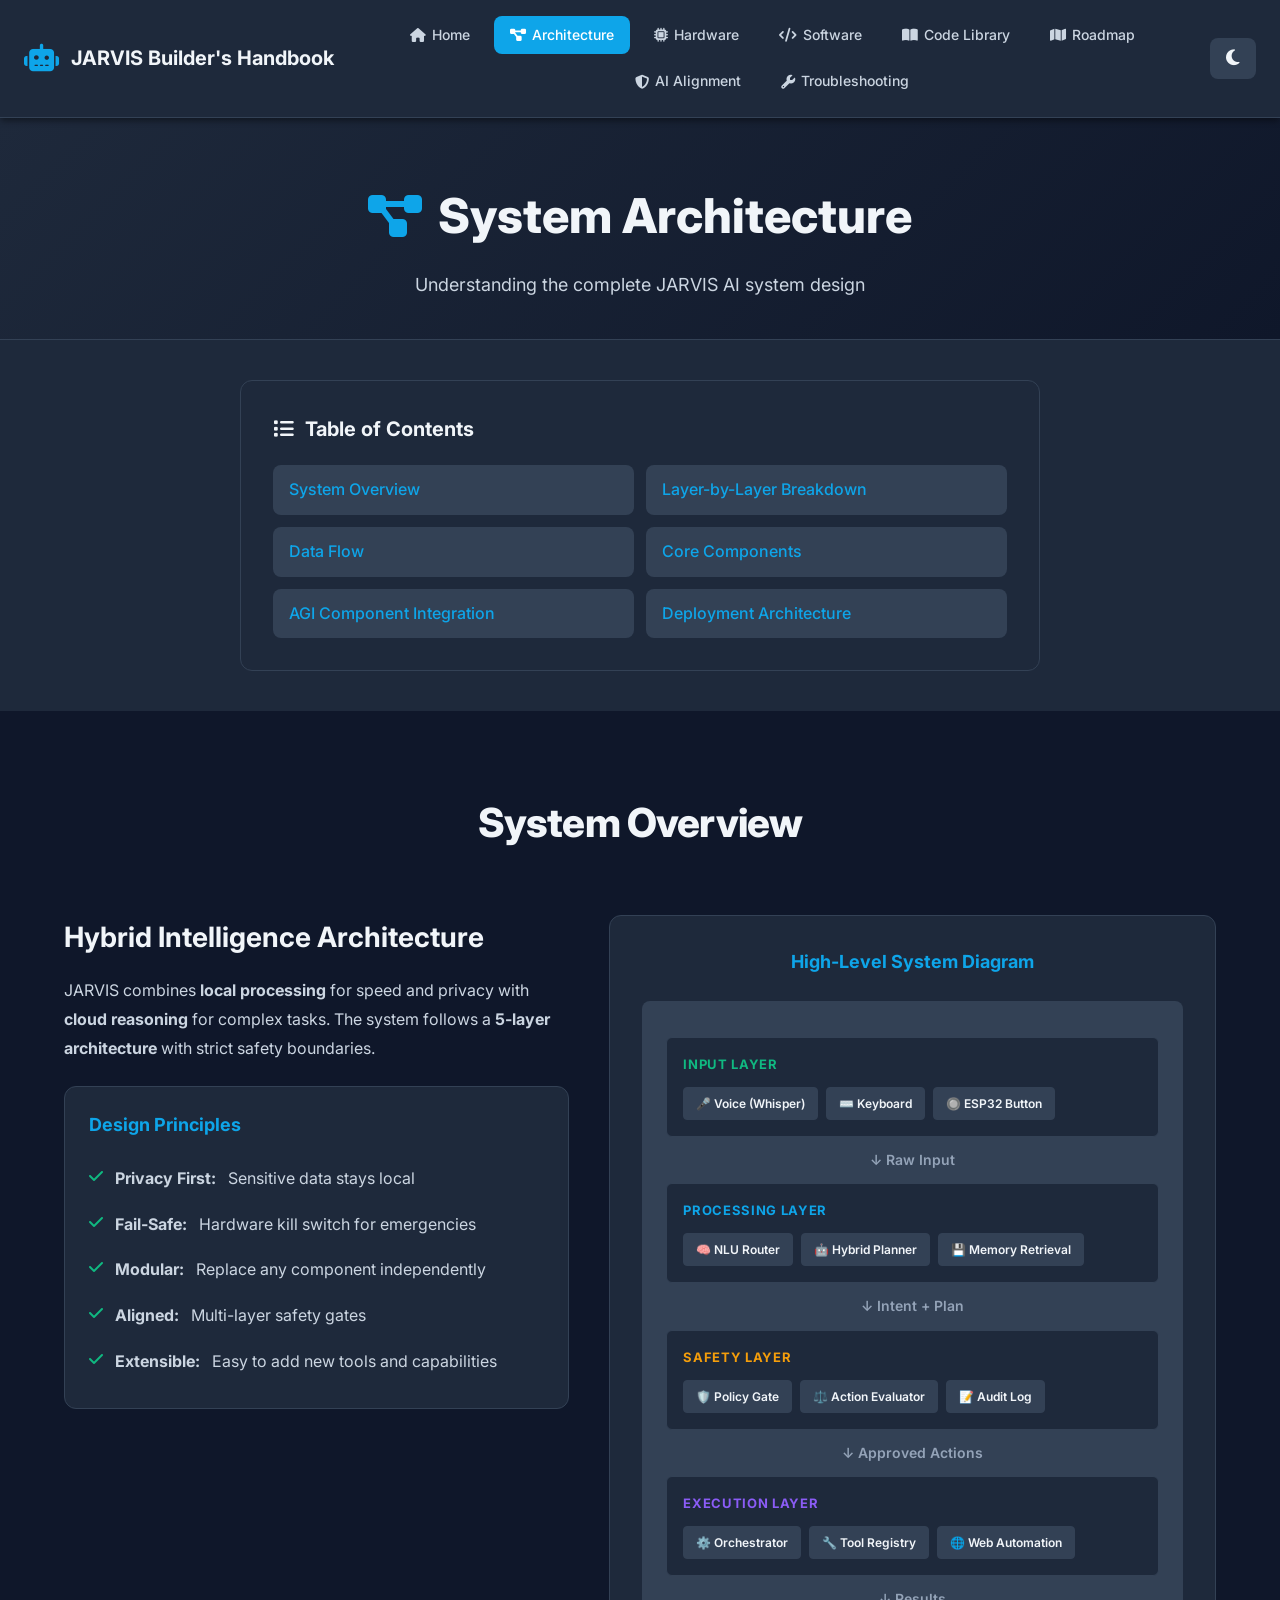
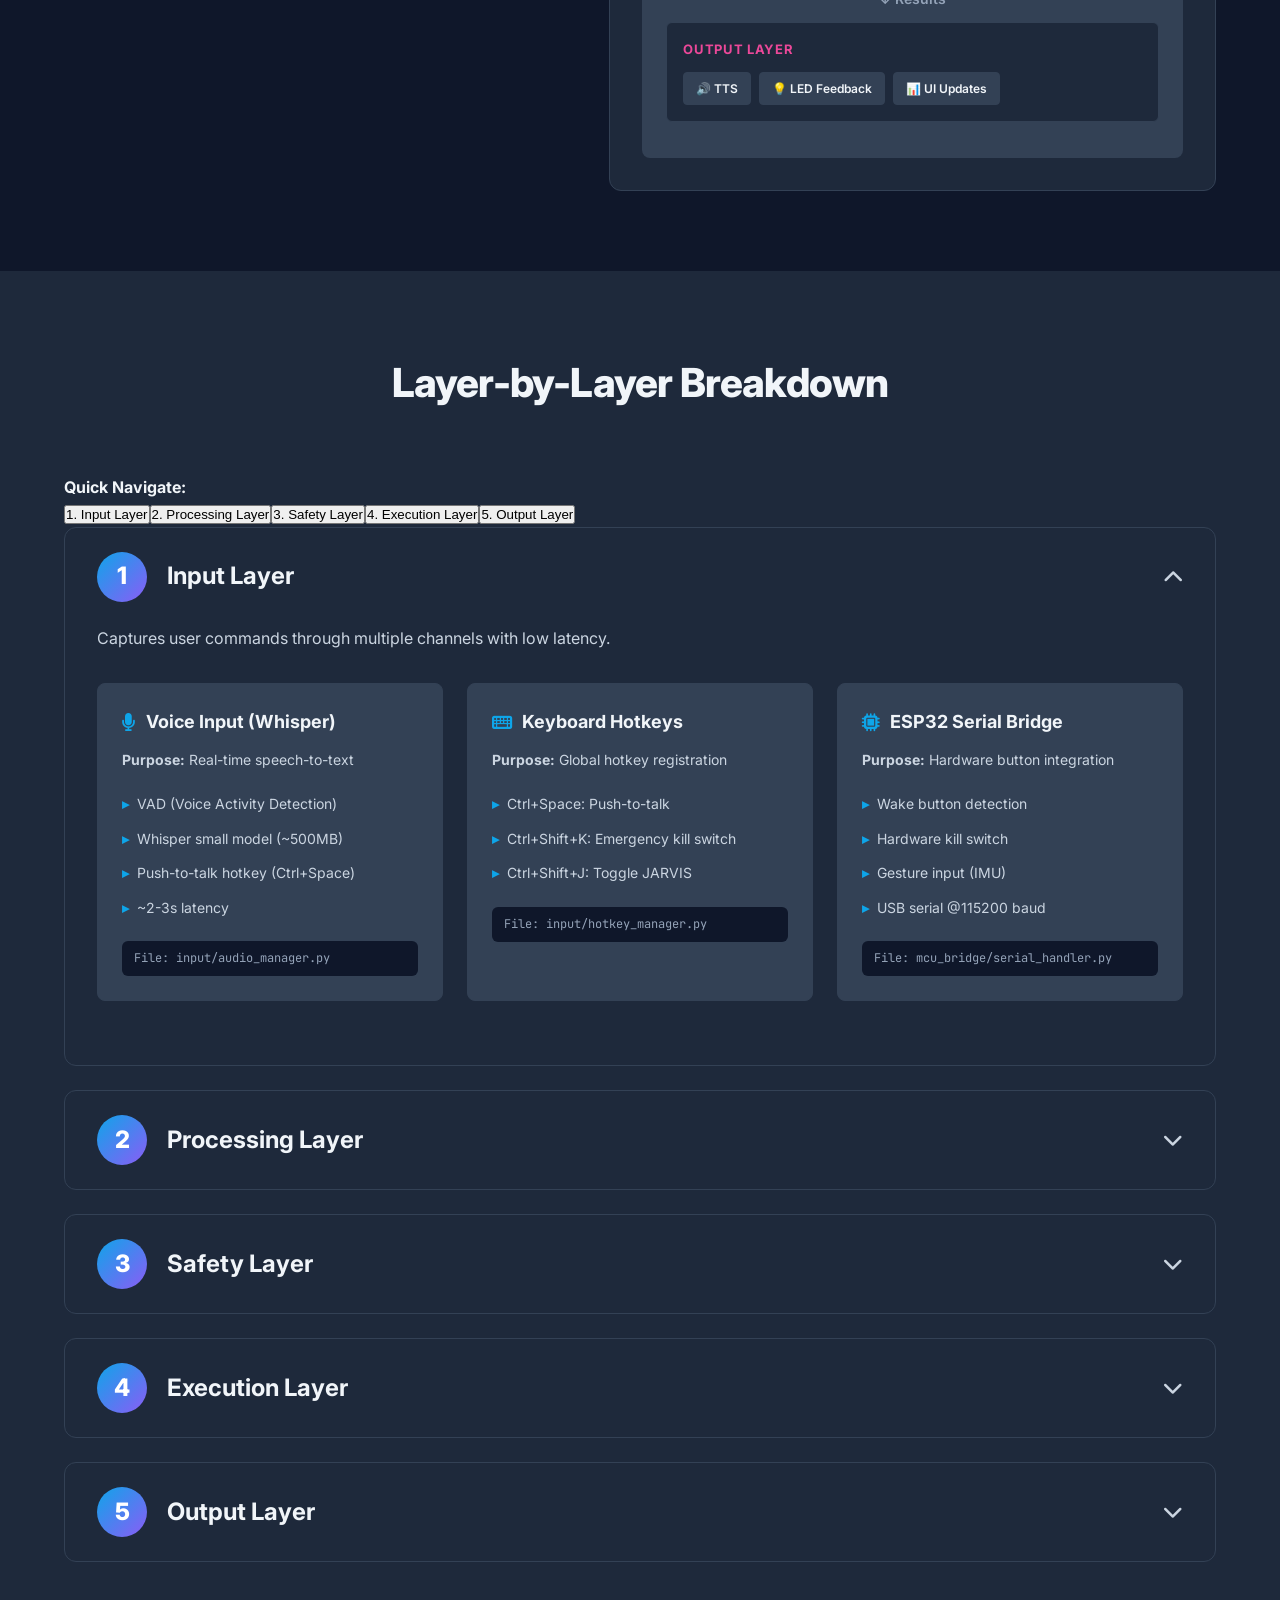
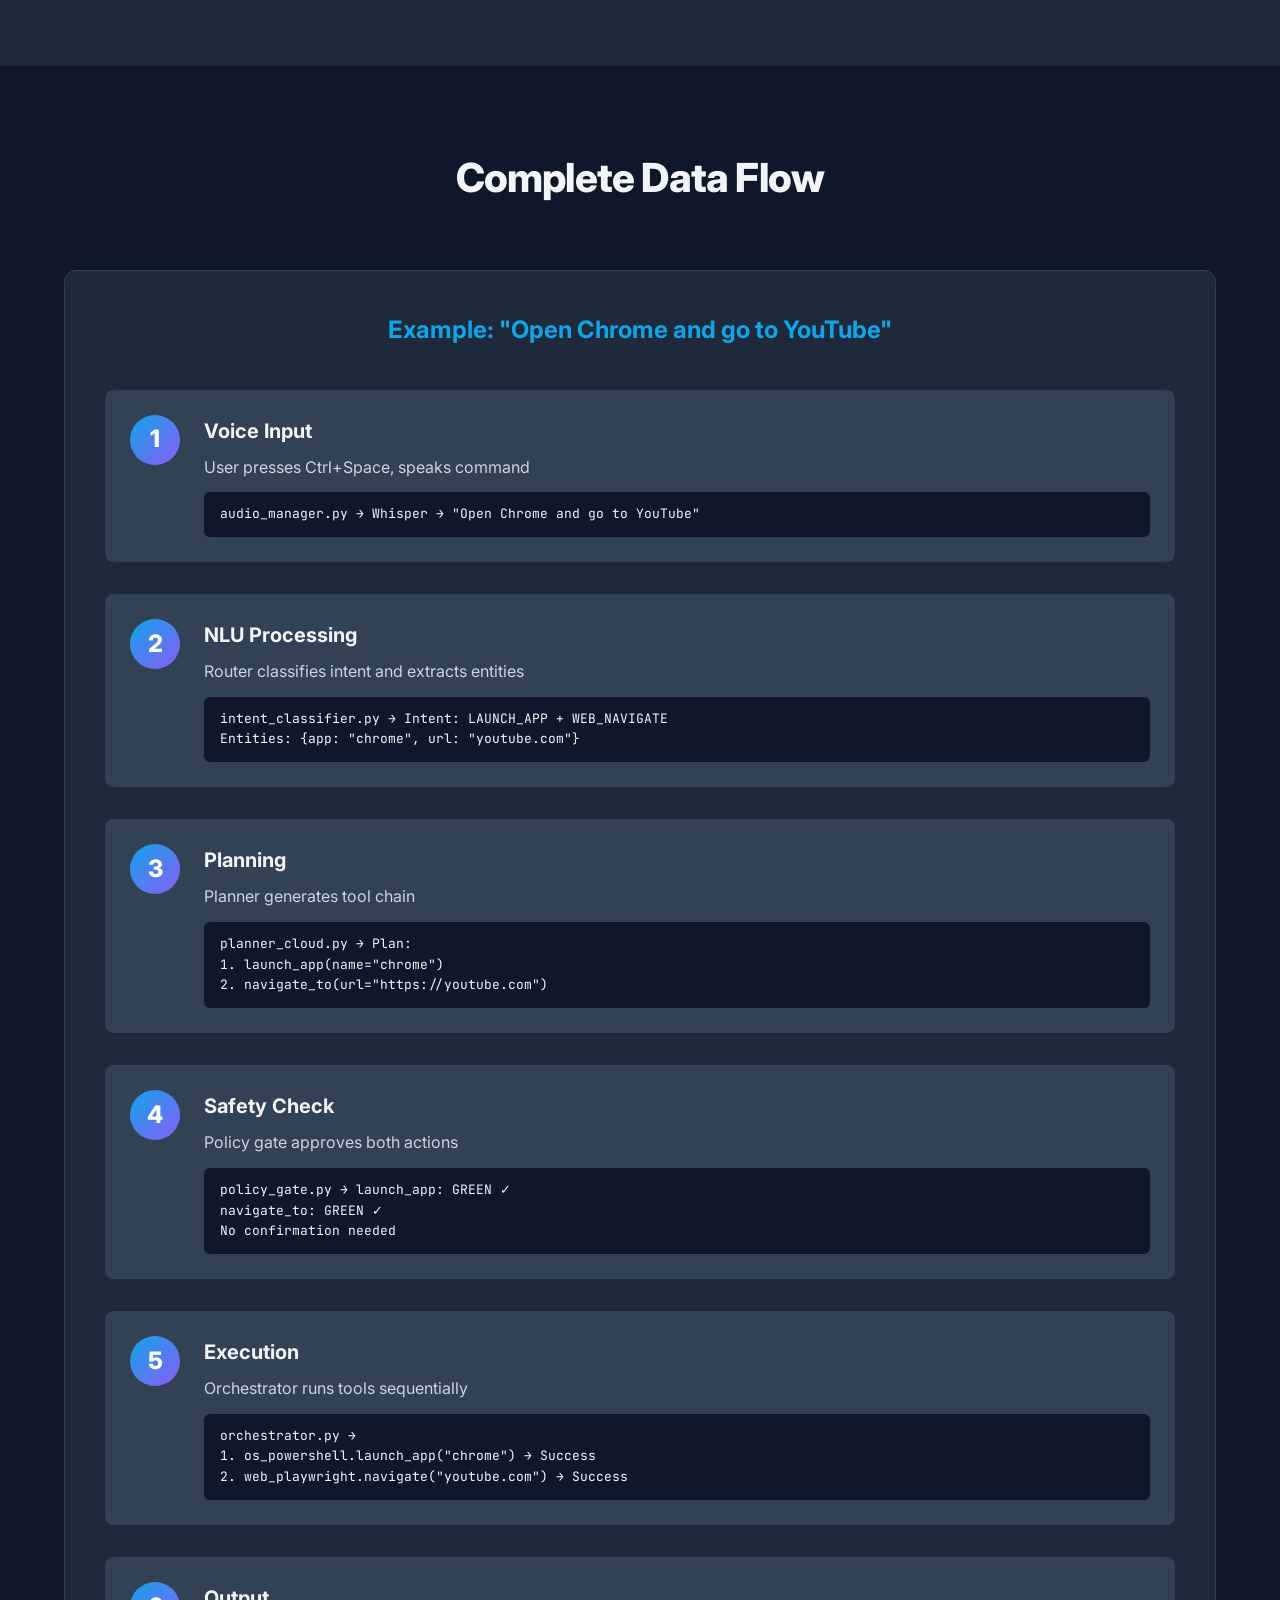
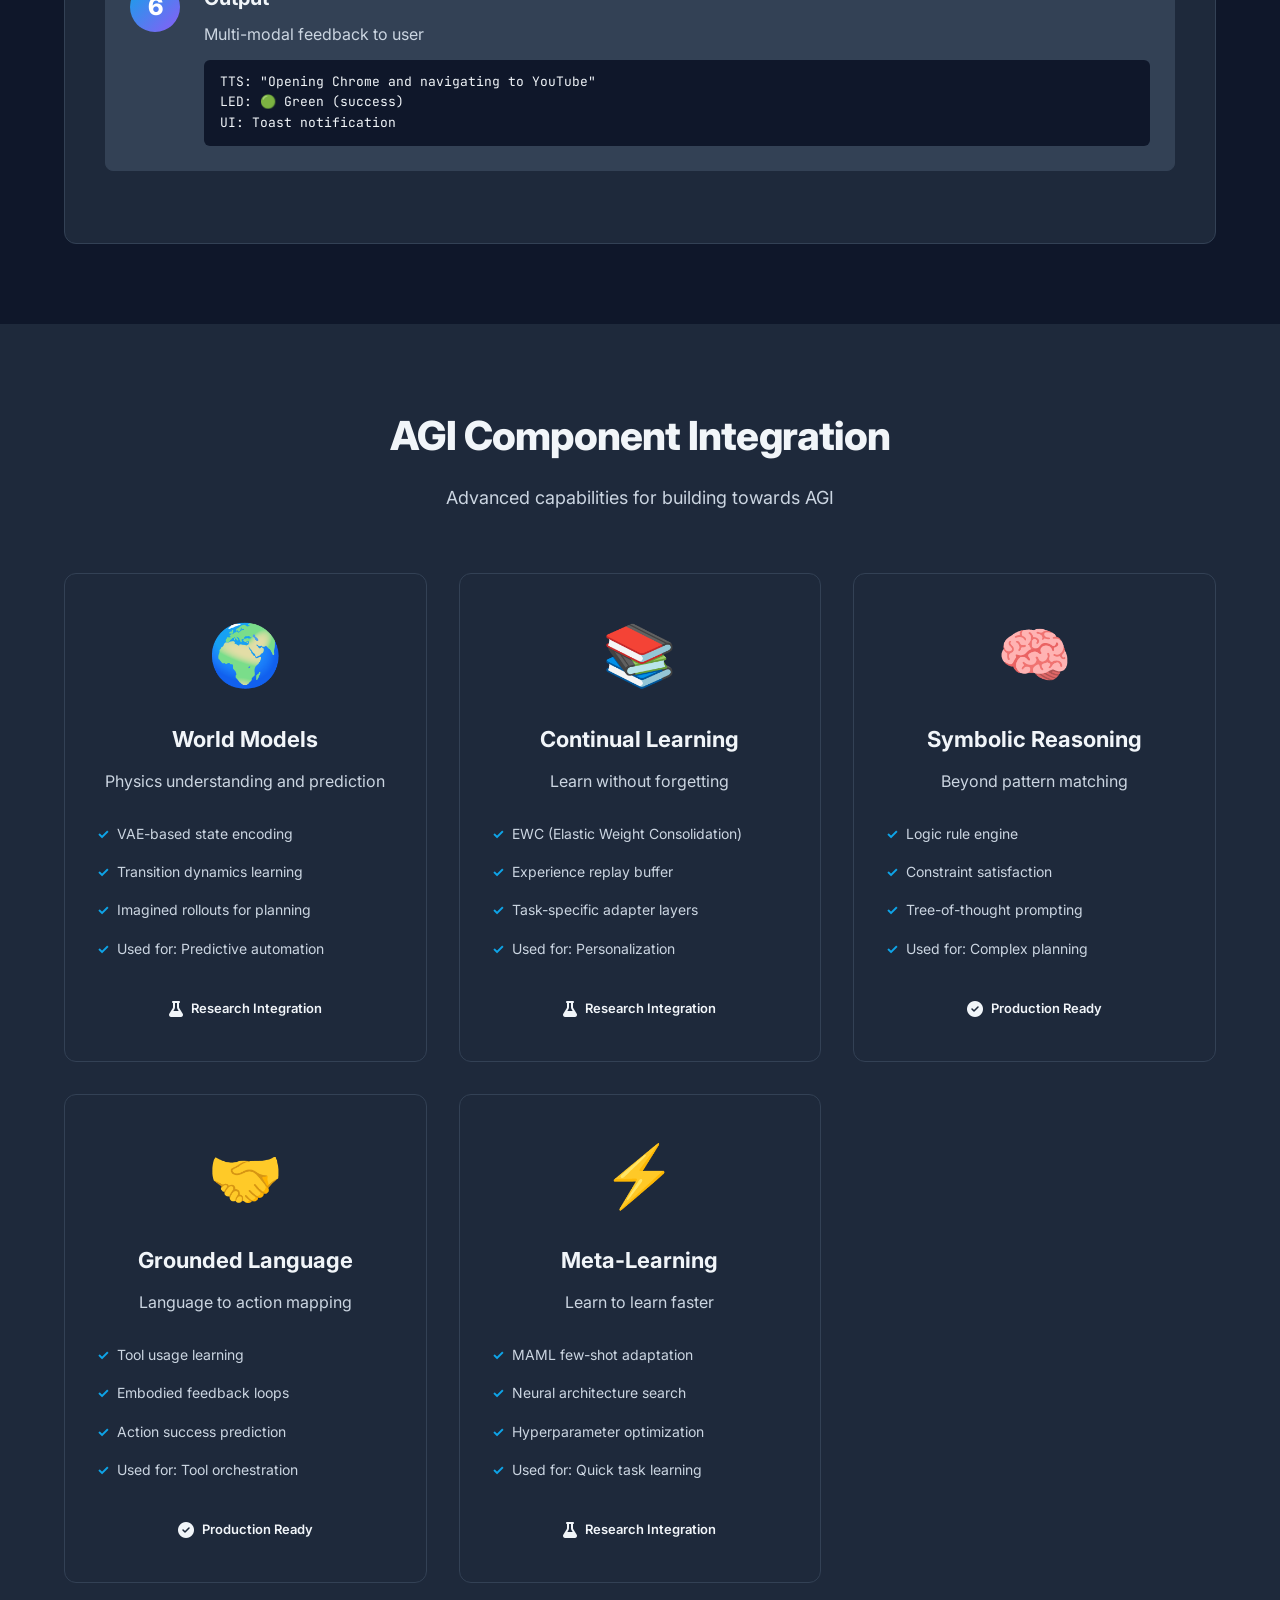
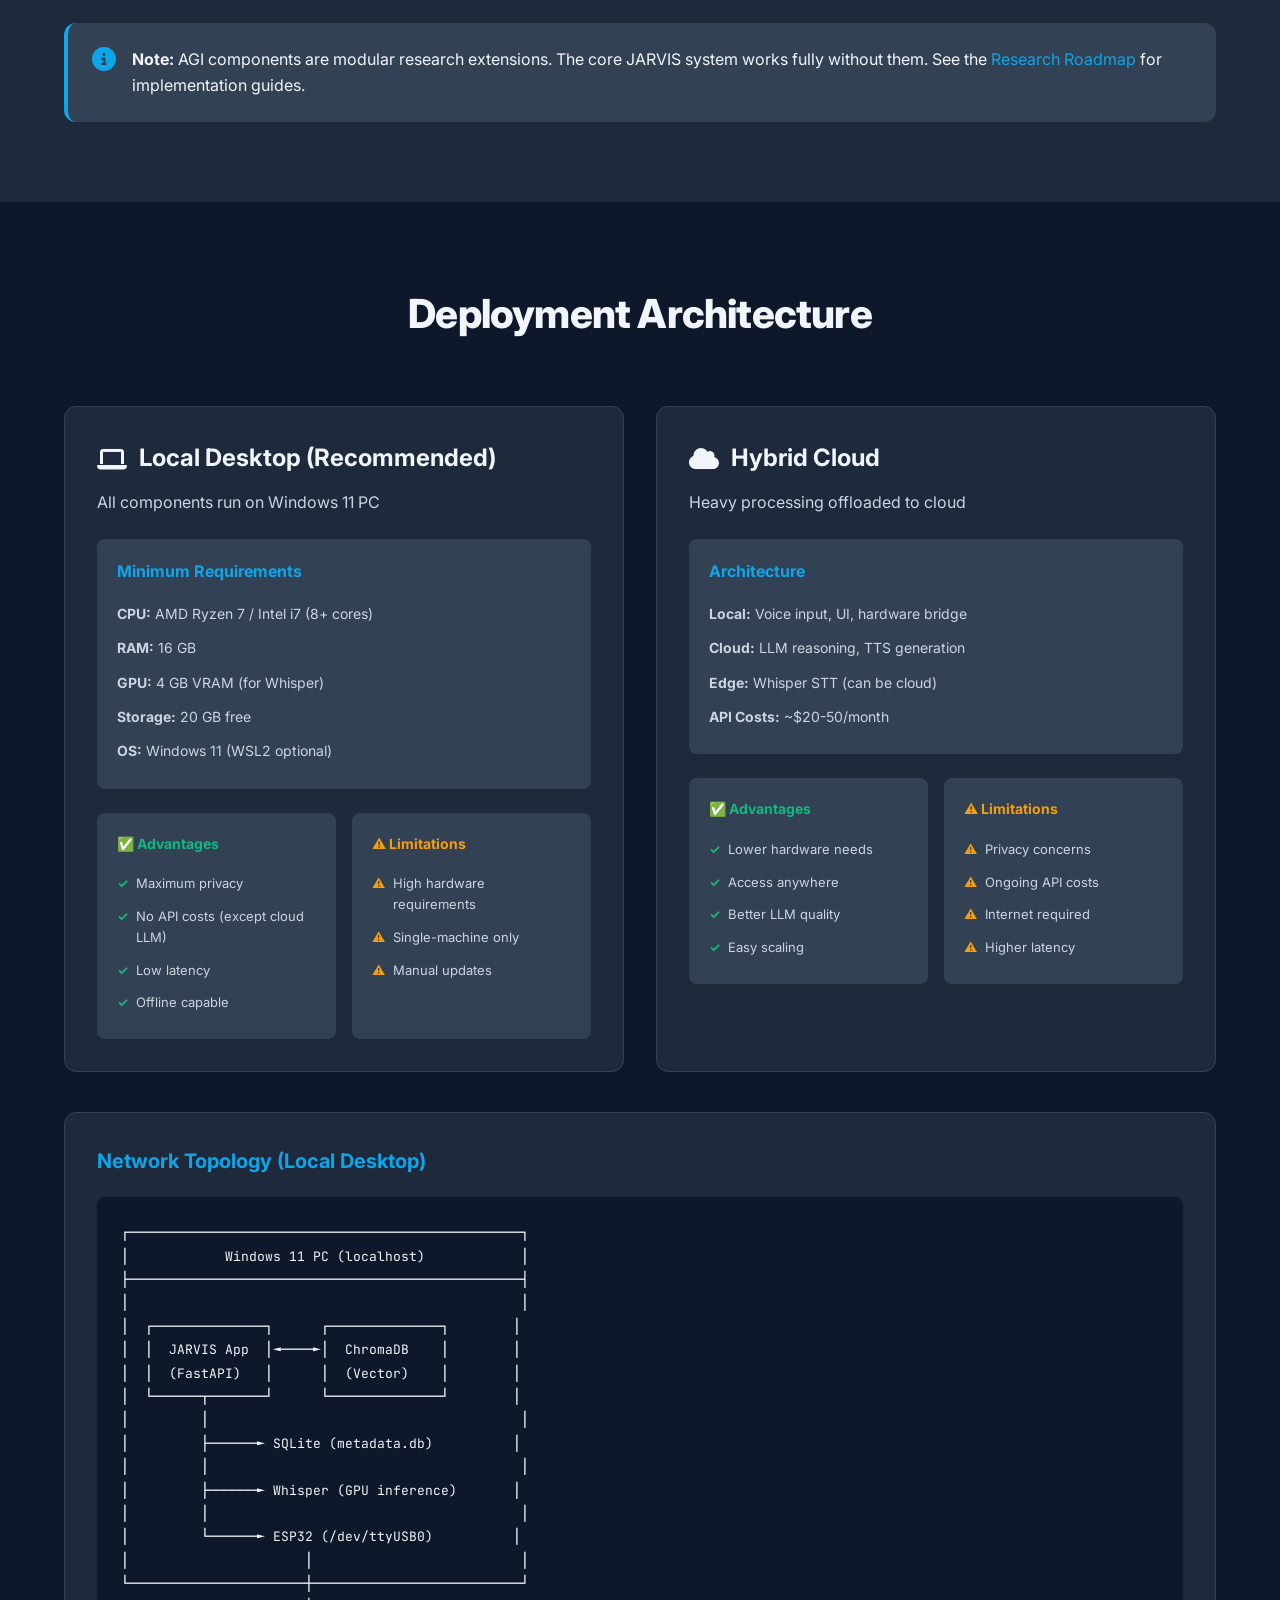
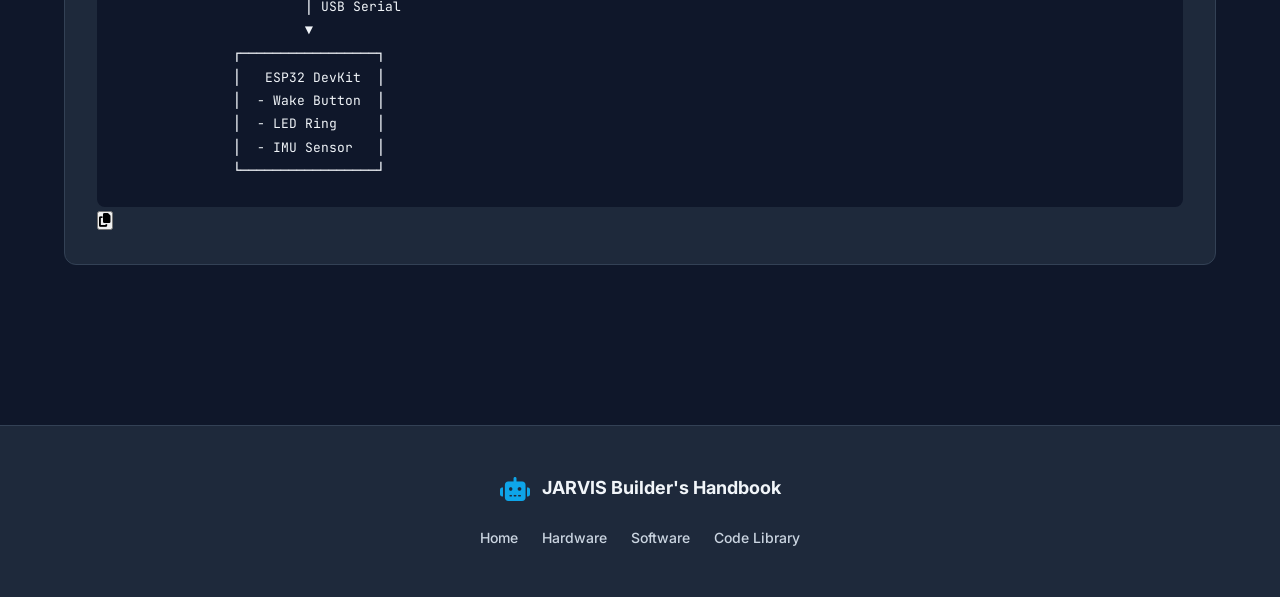
<file: architecture.html>
<!DOCTYPE html>
<html lang="en">
<head>
    <meta charset="UTF-8">
    <meta name="viewport" content="width=device-width, initial-scale=1.0">
    <title>System Architecture - JARVIS Builder's Handbook</title>
    <link rel="stylesheet" href="css/style.css">
    <link rel="stylesheet" href="https://cdnjs.cloudflare.com/ajax/libs/font-awesome/6.4.0/css/all.min.css">
    <link href="https://fonts.googleapis.com/css2?family=Inter:wght@300;400;500;600;700;800&family=JetBrains+Mono:wght@400;500;600&display=swap" rel="stylesheet">
</head>
<body>
    <!-- Navigation -->
    <nav class="navbar">
        <div class="nav-container">
            <div class="nav-logo">
                <i class="fas fa-robot"></i>
                <span>JARVIS Builder's Handbook</span>
            </div>
            <div class="nav-links">
                <a href="index.html" class="nav-link"><i class="fas fa-home"></i> Home</a>
                <a href="architecture.html" class="nav-link active"><i class="fas fa-project-diagram"></i> Architecture</a>
                <a href="hardware.html" class="nav-link"><i class="fas fa-microchip"></i> Hardware</a>
                <a href="software.html" class="nav-link"><i class="fas fa-code"></i> Software</a>
                <a href="code-library.html" class="nav-link"><i class="fas fa-book-open"></i> Code Library</a>
                <a href="roadmap.html" class="nav-link"><i class="fas fa-map"></i> Roadmap</a>
                <a href="alignment.html" class="nav-link"><i class="fas fa-shield-alt"></i> AI Alignment</a>
                <a href="troubleshooting.html" class="nav-link"><i class="fas fa-wrench"></i> Troubleshooting</a>
            </div>
            <button class="theme-toggle" id="themeToggle">
                <i class="fas fa-moon"></i>
            </button>
        </div>
    </nav>

    <!-- Page Header -->
    <section class="page-header">
        <div class="container">
            <h1><i class="fas fa-project-diagram"></i> System Architecture</h1>
            <p>Understanding the complete JARVIS AI system design</p>
        </div>
    </section>

    <!-- Table of Contents -->
    <section class="toc-section">
        <div class="container">
            <div class="toc-card">
                <h3><i class="fas fa-list"></i> Table of Contents</h3>
                <ul class="toc-list">
                    <li><a href="#overview">System Overview</a></li>
                    <li><a href="#layers">Layer-by-Layer Breakdown</a></li>
                    <li><a href="#data-flow">Data Flow</a></li>
                    <li><a href="#components">Core Components</a></li>
                    <li><a href="#agi-integration">AGI Component Integration</a></li>
                    <li><a href="#deployment">Deployment Architecture</a></li>
                </ul>
            </div>
        </div>
    </section>

    <!-- System Overview -->
    <section id="overview" class="content-section">
        <div class="container">
            <h2 class="section-title">System Overview</h2>
            
            <div class="architecture-overview">
                <div class="arch-description">
                    <h3>Hybrid Intelligence Architecture</h3>
                    <p>JARVIS combines <strong>local processing</strong> for speed and privacy with <strong>cloud reasoning</strong> for complex tasks. The system follows a <strong>5-layer architecture</strong> with strict safety boundaries.</p>
                    
                    <div class="design-principles">
                        <h4>Design Principles</h4>
                        <ul>
                            <li><i class="fas fa-check"></i> <strong>Privacy First:</strong> Sensitive data stays local</li>
                            <li><i class="fas fa-check"></i> <strong>Fail-Safe:</strong> Hardware kill switch for emergencies</li>
                            <li><i class="fas fa-check"></i> <strong>Modular:</strong> Replace any component independently</li>
                            <li><i class="fas fa-check"></i> <strong>Aligned:</strong> Multi-layer safety gates</li>
                            <li><i class="fas fa-check"></i> <strong>Extensible:</strong> Easy to add new tools and capabilities</li>
                        </ul>
                    </div>
                </div>

                <div class="system-diagram">
                    <h4>High-Level System Diagram</h4>
                    <div class="diagram-box">
                        <div class="diagram-layer input-layer">
                            <strong>INPUT LAYER</strong>
                            <div class="diagram-components">
                                <span>🎤 Voice (Whisper)</span>
                                <span>⌨️ Keyboard</span>
                                <span>🔘 ESP32 Button</span>
                            </div>
                        </div>
                        <div class="diagram-arrow">↓ Raw Input</div>
                        
                        <div class="diagram-layer processing-layer">
                            <strong>PROCESSING LAYER</strong>
                            <div class="diagram-components">
                                <span>🧠 NLU Router</span>
                                <span>🤖 Hybrid Planner</span>
                                <span>💾 Memory Retrieval</span>
                            </div>
                        </div>
                        <div class="diagram-arrow">↓ Intent + Plan</div>
                        
                        <div class="diagram-layer safety-layer">
                            <strong>SAFETY LAYER</strong>
                            <div class="diagram-components">
                                <span>🛡️ Policy Gate</span>
                                <span>⚖️ Action Evaluator</span>
                                <span>📝 Audit Log</span>
                            </div>
                        </div>
                        <div class="diagram-arrow">↓ Approved Actions</div>
                        
                        <div class="diagram-layer execution-layer">
                            <strong>EXECUTION LAYER</strong>
                            <div class="diagram-components">
                                <span>⚙️ Orchestrator</span>
                                <span>🔧 Tool Registry</span>
                                <span>🌐 Web Automation</span>
                            </div>
                        </div>
                        <div class="diagram-arrow">↓ Results</div>
                        
                        <div class="diagram-layer output-layer">
                            <strong>OUTPUT LAYER</strong>
                            <div class="diagram-components">
                                <span>🔊 TTS</span>
                                <span>💡 LED Feedback</span>
                                <span>📊 UI Updates</span>
                            </div>
                        </div>
                    </div>
                </div>
            </div>
        </div>
    </section>

    <!-- Layer-by-Layer Breakdown -->
    <section id="layers" class="content-section alt-bg">
        <div class="container">
            <h2 class="section-title">Layer-by-Layer Breakdown</h2>

            <div class="layers-accordion">
                <!-- Layer 1: Input -->
                <div class="layer-card" data-layer="1">
                    <div class="layer-header">
                        <div class="layer-title">
                            <span class="layer-number">1</span>
                            <h3>Input Layer</h3>
                        </div>
                        <i class="fas fa-chevron-down toggle-icon"></i>
                    </div>
                    <div class="layer-content">
                        <div class="layer-description">
                            <p>Captures user commands through multiple channels with low latency.</p>
                        </div>
                        
                        <div class="component-grid">
                            <div class="component-box">
                                <h4><i class="fas fa-microphone"></i> Voice Input (Whisper)</h4>
                                <p><strong>Purpose:</strong> Real-time speech-to-text</p>
                                <ul>
                                    <li>VAD (Voice Activity Detection)</li>
                                    <li>Whisper small model (~500MB)</li>
                                    <li>Push-to-talk hotkey (Ctrl+Space)</li>
                                    <li>~2-3s latency</li>
                                </ul>
                                <code>File: input/audio_manager.py</code>
                            </div>

                            <div class="component-box">
                                <h4><i class="fas fa-keyboard"></i> Keyboard Hotkeys</h4>
                                <p><strong>Purpose:</strong> Global hotkey registration</p>
                                <ul>
                                    <li>Ctrl+Space: Push-to-talk</li>
                                    <li>Ctrl+Shift+K: Emergency kill switch</li>
                                    <li>Ctrl+Shift+J: Toggle JARVIS</li>
                                </ul>
                                <code>File: input/hotkey_manager.py</code>
                            </div>

                            <div class="component-box">
                                <h4><i class="fas fa-microchip"></i> ESP32 Serial Bridge</h4>
                                <p><strong>Purpose:</strong> Hardware button integration</p>
                                <ul>
                                    <li>Wake button detection</li>
                                    <li>Hardware kill switch</li>
                                    <li>Gesture input (IMU)</li>
                                    <li>USB serial @115200 baud</li>
                                </ul>
                                <code>File: mcu_bridge/serial_handler.py</code>
                            </div>
                        </div>
                    </div>
                </div>

                <!-- Layer 2: Processing -->
                <div class="layer-card" data-layer="2">
                    <div class="layer-header">
                        <div class="layer-title">
                            <span class="layer-number">2</span>
                            <h3>Processing Layer</h3>
                        </div>
                        <i class="fas fa-chevron-down toggle-icon"></i>
                    </div>
                    <div class="layer-content">
                        <div class="layer-description">
                            <p>Understands intent, retrieves context, and plans multi-step actions.</p>
                        </div>
                        
                        <div class="component-grid">
                            <div class="component-box">
                                <h4><i class="fas fa-brain"></i> NLU Router</h4>
                                <p><strong>Purpose:</strong> Intent classification</p>
                                <ul>
                                    <li>Simple queries → Local LLM</li>
                                    <li>Complex tasks → Cloud GPT-4</li>
                                    <li>Tool selection based on intent</li>
                                    <li>Confidence scoring</li>
                                </ul>
                                <code>File: nlu/intent_classifier.py</code>
                            </div>

                            <div class="component-box">
                                <h4><i class="fas fa-robot"></i> Hybrid Planner</h4>
                                <p><strong>Purpose:</strong> Multi-step task decomposition</p>
                                <ul>
                                    <li>Local planner (LLaMA 7B)</li>
                                    <li>Cloud planner (GPT-4)</li>
                                    <li>Tool chain generation</li>
                                    <li>Fallback strategies</li>
                                </ul>
                                <code>File: agent/planner_cloud.py</code>
                            </div>

                            <div class="component-box">
                                <h4><i class="fas fa-database"></i> Memory Retrieval</h4>
                                <p><strong>Purpose:</strong> Context-aware responses</p>
                                <ul>
                                    <li>ChromaDB vector search</li>
                                    <li>MiniLM-L6 embeddings</li>
                                    <li>SQLite metadata index</li>
                                    <li>Semantic similarity ranking</li>
                                </ul>
                                <code>File: memory/vector_store.py</code>
                            </div>
                        </div>
                    </div>
                </div>

                <!-- Layer 3: Safety -->
                <div class="layer-card" data-layer="3">
                    <div class="layer-header">
                        <div class="layer-title">
                            <span class="layer-number">3</span>
                            <h3>Safety Layer</h3>
                        </div>
                        <i class="fas fa-chevron-down toggle-icon"></i>
                    </div>
                    <div class="layer-content">
                        <div class="layer-description">
                            <p>3-tier permission system ensures AI alignment and prevents harmful actions.</p>
                        </div>
                        
                        <div class="component-grid">
                            <div class="component-box">
                                <h4><i class="fas fa-shield-alt"></i> Policy Gate</h4>
                                <p><strong>Purpose:</strong> Action permission checking</p>
                                <ul>
                                    <li><span class="badge green">GREEN:</span> Auto-approved</li>
                                    <li><span class="badge yellow">YELLOW:</span> Requires confirmation</li>
                                    <li><span class="badge red">RED:</span> Blocked</li>
                                    <li>Rule-based + ML-based policies</li>
                                </ul>
                                <code>File: agent/policy_gate.py</code>
                            </div>

                            <div class="component-box">
                                <h4><i class="fas fa-balance-scale"></i> Action Evaluator</h4>
                                <p><strong>Purpose:</strong> Risk assessment</p>
                                <ul>
                                    <li>Reversibility check</li>
                                    <li>Impact scope analysis</li>
                                    <li>Data sensitivity scoring</li>
                                    <li>Cost estimation</li>
                                </ul>
                                <code>File: agent/evaluator.py</code>
                            </div>

                            <div class="component-box">
                                <h4><i class="fas fa-file-alt"></i> Audit Logger</h4>
                                <p><strong>Purpose:</strong> Compliance & debugging</p>
                                <ul>
                                    <li>Timestamped action logs</li>
                                    <li>User approval records</li>
                                    <li>Tool execution traces</li>
                                    <li>Anomaly detection</li>
                                </ul>
                                <code>File: utils/audit_logger.py</code>
                            </div>
                        </div>

                        <div class="safety-example">
                            <h4>Example: File Deletion Request</h4>
                            <pre><code>User: "Delete all PDFs in my Downloads"

1. Policy Gate: Checks deletion rules
   → Scope: Multiple files (YELLOW)
   → Confirmation required

2. Action Evaluator: Assesses risk
   → Reversibility: Possible (Recycle Bin)
   → Impact: Medium (potential data loss)
   → Risk Score: 6/10

3. User Prompt: "Delete 47 PDF files?"
   → User: "Yes"

4. Audit Log: Record approval + action
   → Timestamp, file list, user consent

5. Execute: Move files to Recycle Bin
   → Safe deletion with recovery option</code></pre>
                        </div>
                    </div>
                </div>

                <!-- Layer 4: Execution -->
                <div class="layer-card" data-layer="4">
                    <div class="layer-header">
                        <div class="layer-title">
                            <span class="layer-number">4</span>
                            <h3>Execution Layer</h3>
                        </div>
                        <i class="fas fa-chevron-down toggle-icon"></i>
                    </div>
                    <div class="layer-content">
                        <div class="layer-description">
                            <p>Orchestrates tool execution with error handling and retries.</p>
                        </div>
                        
                        <div class="component-grid">
                            <div class="component-box">
                                <h4><i class="fas fa-cogs"></i> Tool Orchestrator</h4>
                                <p><strong>Purpose:</strong> Manage tool execution pipeline</p>
                                <ul>
                                    <li>Sequential & parallel execution</li>
                                    <li>Dependency resolution</li>
                                    <li>Error handling & retries</li>
                                    <li>Timeout management</li>
                                </ul>
                                <code>File: agent/orchestrator.py</code>
                            </div>

                            <div class="component-box">
                                <h4><i class="fas fa-toolbox"></i> Tool Registry</h4>
                                <p><strong>Purpose:</strong> Dynamic tool loading</p>
                                <ul>
                                    <li>PowerShell tools</li>
                                    <li>Web automation (Playwright)</li>
                                    <li>UI automation (PyAutoGUI)</li>
                                    <li>File operations</li>
                                    <li>Custom tools (plugins)</li>
                                </ul>
                                <code>File: tools/registry.py</code>
                            </div>

                            <div class="component-box">
                                <h4><i class="fas fa-globe"></i> Web Automation</h4>
                                <p><strong>Purpose:</strong> Browser control</p>
                                <ul>
                                    <li>Playwright headless browser</li>
                                    <li>Page navigation</li>
                                    <li>Form filling</li>
                                    <li>Screenshot capture</li>
                                    <li>Data scraping</li>
                                </ul>
                                <code>File: tools/web_playwright.py</code>
                            </div>
                        </div>

                        <div class="tools-showcase">
                            <h4>Available Tools</h4>
                            <div class="tools-grid">
                                <div class="tool-item">
                                    <i class="fas fa-terminal"></i>
                                    <span>PowerShell Execution</span>
                                </div>
                                <div class="tool-item">
                                    <i class="fas fa-chrome"></i>
                                    <span>Chrome Automation</span>
                                </div>
                                <div class="tool-item">
                                    <i class="fas fa-mouse-pointer"></i>
                                    <span>UI Automation</span>
                                </div>
                                <div class="tool-item">
                                    <i class="fas fa-folder"></i>
                                    <span>File Management</span>
                                </div>
                                <div class="tool-item">
                                    <i class="fas fa-search"></i>
                                    <span>Search & Filter</span>
                                </div>
                                <div class="tool-item">
                                    <i class="fas fa-calculator"></i>
                                    <span>Calculations</span>
                                </div>
                                <div class="tool-item">
                                    <i class="fas fa-clock"></i>
                                    <span>Timers & Reminders</span>
                                </div>
                                <div class="tool-item">
                                    <i class="fas fa-plug"></i>
                                    <span>Custom Plugins</span>
                                </div>
                            </div>
                        </div>
                    </div>
                </div>

                <!-- Layer 5: Output -->
                <div class="layer-card" data-layer="5">
                    <div class="layer-header">
                        <div class="layer-title">
                            <span class="layer-number">5</span>
                            <h3>Output Layer</h3>
                        </div>
                        <i class="fas fa-chevron-down toggle-icon"></i>
                    </div>
                    <div class="layer-content">
                        <div class="layer-description">
                            <p>Provides multi-modal feedback to the user.</p>
                        </div>
                        
                        <div class="component-grid">
                            <div class="component-box">
                                <h4><i class="fas fa-volume-up"></i> TTS (Coqui)</h4>
                                <p><strong>Purpose:</strong> Natural voice responses</p>
                                <ul>
                                    <li>Coqui TTS engine</li>
                                    <li>Multiple voice models</li>
                                    <li>SSML support</li>
                                    <li>Real-time streaming</li>
                                </ul>
                                <code>File: tts/coqui_tts.py</code>
                            </div>

                            <div class="component-box">
                                <h4><i class="fas fa-lightbulb"></i> LED Feedback</h4>
                                <p><strong>Purpose:</strong> Visual status indicators</p>
                                <ul>
                                    <li>🔵 Blue: Listening</li>
                                    <li>🟡 Yellow: Processing</li>
                                    <li>🟢 Green: Success</li>
                                    <li>🔴 Red: Error/Blocked</li>
                                </ul>
                                <code>File: mcu_bridge/led_controller.py</code>
                            </div>

                            <div class="component-box">
                                <h4><i class="fas fa-desktop"></i> System Tray UI</h4>
                                <p><strong>Purpose:</strong> Desktop status monitoring</p>
                                <ul>
                                    <li>Always-on tray icon</li>
                                    <li>Status popups</li>
                                    <li>Quick settings menu</li>
                                    <li>Activity log viewer</li>
                                </ul>
                                <code>File: ui/tray_app.py</code>
                            </div>
                        </div>
                    </div>
                </div>
            </div>
        </div>
    </section>

    <!-- Data Flow -->
    <section id="data-flow" class="content-section">
        <div class="container">
            <h2 class="section-title">Complete Data Flow</h2>
            
            <div class="flow-diagram">
                <h3>Example: "Open Chrome and go to YouTube"</h3>
                
                <div class="flow-step">
                    <div class="step-number">1</div>
                    <div class="step-content">
                        <h4>Voice Input</h4>
                        <p>User presses Ctrl+Space, speaks command</p>
                        <code>audio_manager.py → Whisper → "Open Chrome and go to YouTube"</code>
                    </div>
                </div>

                <div class="flow-step">
                    <div class="step-number">2</div>
                    <div class="step-content">
                        <h4>NLU Processing</h4>
                        <p>Router classifies intent and extracts entities</p>
                        <code>intent_classifier.py → Intent: LAUNCH_APP + WEB_NAVIGATE<br>
                        Entities: {app: "chrome", url: "youtube.com"}</code>
                    </div>
                </div>

                <div class="flow-step">
                    <div class="step-number">3</div>
                    <div class="step-content">
                        <h4>Planning</h4>
                        <p>Planner generates tool chain</p>
                        <code>planner_cloud.py → Plan:<br>
                        1. launch_app(name="chrome")<br>
                        2. navigate_to(url="https://youtube.com")</code>
                    </div>
                </div>

                <div class="flow-step">
                    <div class="step-number">4</div>
                    <div class="step-content">
                        <h4>Safety Check</h4>
                        <p>Policy gate approves both actions</p>
                        <code>policy_gate.py → launch_app: GREEN ✓<br>
                        navigate_to: GREEN ✓<br>
                        No confirmation needed</code>
                    </div>
                </div>

                <div class="flow-step">
                    <div class="step-number">5</div>
                    <div class="step-content">
                        <h4>Execution</h4>
                        <p>Orchestrator runs tools sequentially</p>
                        <code>orchestrator.py →<br>
                        1. os_powershell.launch_app("chrome") → Success<br>
                        2. web_playwright.navigate("youtube.com") → Success</code>
                    </div>
                </div>

                <div class="flow-step">
                    <div class="step-number">6</div>
                    <div class="step-content">
                        <h4>Output</h4>
                        <p>Multi-modal feedback to user</p>
                        <code>TTS: "Opening Chrome and navigating to YouTube"<br>
                        LED: 🟢 Green (success)<br>
                        UI: Toast notification</code>
                    </div>
                </div>
            </div>
        </div>
    </section>

    <!-- AGI Integration -->
    <section id="agi-integration" class="content-section alt-bg">
        <div class="container">
            <h2 class="section-title">AGI Component Integration</h2>
            <p class="section-subtitle">Advanced capabilities for building towards AGI</p>

            <div class="agi-grid">
                <div class="agi-component">
                    <div class="agi-icon">🌍</div>
                    <h3>World Models</h3>
                    <p>Physics understanding and prediction</p>
                    <ul>
                        <li>VAE-based state encoding</li>
                        <li>Transition dynamics learning</li>
                        <li>Imagined rollouts for planning</li>
                        <li>Used for: Predictive automation</li>
                    </ul>
                    <div class="agi-status"><i class="fas fa-flask"></i> Research Integration</div>
                </div>

                <div class="agi-component">
                    <div class="agi-icon">📚</div>
                    <h3>Continual Learning</h3>
                    <p>Learn without forgetting</p>
                    <ul>
                        <li>EWC (Elastic Weight Consolidation)</li>
                        <li>Experience replay buffer</li>
                        <li>Task-specific adapter layers</li>
                        <li>Used for: Personalization</li>
                    </ul>
                    <div class="agi-status"><i class="fas fa-flask"></i> Research Integration</div>
                </div>

                <div class="agi-component">
                    <div class="agi-icon">🧠</div>
                    <h3>Symbolic Reasoning</h3>
                    <p>Beyond pattern matching</p>
                    <ul>
                        <li>Logic rule engine</li>
                        <li>Constraint satisfaction</li>
                        <li>Tree-of-thought prompting</li>
                        <li>Used for: Complex planning</li>
                    </ul>
                    <div class="agi-status"><i class="fas fa-check-circle"></i> Production Ready</div>
                </div>

                <div class="agi-component">
                    <div class="agi-icon">🤝</div>
                    <h3>Grounded Language</h3>
                    <p>Language to action mapping</p>
                    <ul>
                        <li>Tool usage learning</li>
                        <li>Embodied feedback loops</li>
                        <li>Action success prediction</li>
                        <li>Used for: Tool orchestration</li>
                    </ul>
                    <div class="agi-status"><i class="fas fa-check-circle"></i> Production Ready</div>
                </div>

                <div class="agi-component">
                    <div class="agi-icon">⚡</div>
                    <h3>Meta-Learning</h3>
                    <p>Learn to learn faster</p>
                    <ul>
                        <li>MAML few-shot adaptation</li>
                        <li>Neural architecture search</li>
                        <li>Hyperparameter optimization</li>
                        <li>Used for: Quick task learning</li>
                    </ul>
                    <div class="agi-status"><i class="fas fa-flask"></i> Research Integration</div>
                </div>
            </div>

            <div class="agi-note">
                <i class="fas fa-info-circle"></i>
                <p><strong>Note:</strong> AGI components are modular research extensions. The core JARVIS system works fully without them. See the <a href="roadmap.html#agi-research">Research Roadmap</a> for implementation guides.</p>
            </div>
        </div>
    </section>

    <!-- Deployment Architecture -->
    <section id="deployment" class="content-section">
        <div class="container">
            <h2 class="section-title">Deployment Architecture</h2>

            <div class="deployment-options">
                <div class="deployment-card">
                    <h3><i class="fas fa-laptop"></i> Local Desktop (Recommended)</h3>
                    <p>All components run on Windows 11 PC</p>
                    
                    <div class="specs-box">
                        <h4>Minimum Requirements</h4>
                        <ul>
                            <li><strong>CPU:</strong> AMD Ryzen 7 / Intel i7 (8+ cores)</li>
                            <li><strong>RAM:</strong> 16 GB</li>
                            <li><strong>GPU:</strong> 4 GB VRAM (for Whisper)</li>
                            <li><strong>Storage:</strong> 20 GB free</li>
                            <li><strong>OS:</strong> Windows 11 (WSL2 optional)</li>
                        </ul>
                    </div>

                    <div class="pros-cons">
                        <div class="pros">
                            <h5>✅ Advantages</h5>
                            <ul>
                                <li>Maximum privacy</li>
                                <li>No API costs (except cloud LLM)</li>
                                <li>Low latency</li>
                                <li>Offline capable</li>
                            </ul>
                        </div>
                        <div class="cons">
                            <h5>⚠️ Limitations</h5>
                            <ul>
                                <li>High hardware requirements</li>
                                <li>Single-machine only</li>
                                <li>Manual updates</li>
                            </ul>
                        </div>
                    </div>
                </div>

                <div class="deployment-card">
                    <h3><i class="fas fa-cloud"></i> Hybrid Cloud</h3>
                    <p>Heavy processing offloaded to cloud</p>
                    
                    <div class="specs-box">
                        <h4>Architecture</h4>
                        <ul>
                            <li><strong>Local:</strong> Voice input, UI, hardware bridge</li>
                            <li><strong>Cloud:</strong> LLM reasoning, TTS generation</li>
                            <li><strong>Edge:</strong> Whisper STT (can be cloud)</li>
                            <li><strong>API Costs:</strong> ~$20-50/month</li>
                        </ul>
                    </div>

                    <div class="pros-cons">
                        <div class="pros">
                            <h5>✅ Advantages</h5>
                            <ul>
                                <li>Lower hardware needs</li>
                                <li>Access anywhere</li>
                                <li>Better LLM quality</li>
                                <li>Easy scaling</li>
                            </ul>
                        </div>
                        <div class="cons">
                            <h5>⚠️ Limitations</h5>
                            <ul>
                                <li>Privacy concerns</li>
                                <li>Ongoing API costs</li>
                                <li>Internet required</li>
                                <li>Higher latency</li>
                            </ul>
                        </div>
                    </div>
                </div>
            </div>

            <div class="network-diagram">
                <h3>Network Topology (Local Desktop)</h3>
                <pre><code>┌─────────────────────────────────────────────────┐
│            Windows 11 PC (localhost)            │
├─────────────────────────────────────────────────┤
│                                                 │
│  ┌──────────────┐      ┌──────────────┐        │
│  │  JARVIS App  │◄────►│  ChromaDB    │        │
│  │  (FastAPI)   │      │  (Vector)    │        │
│  └──────┬───────┘      └──────────────┘        │
│         │                                       │
│         ├──────► SQLite (metadata.db)          │
│         │                                       │
│         ├──────► Whisper (GPU inference)       │
│         │                                       │
│         └──────► ESP32 (/dev/ttyUSB0)          │
│                      │                          │
└──────────────────────┼──────────────────────────┘
                       │ USB Serial
                       ▼
              ┌─────────────────┐
              │   ESP32 DevKit  │
              │  - Wake Button  │
              │  - LED Ring     │
              │  - IMU Sensor   │
              └─────────────────┘</code></pre>
            </div>
        </div>
    </section>

    <!-- Footer -->
    <footer class="footer">
        <div class="container">
            <div class="footer-content">
                <div class="footer-brand">
                    <i class="fas fa-robot"></i>
                    <span>JARVIS Builder's Handbook</span>
                </div>
                <div class="footer-links">
                    <a href="index.html">Home</a>
                    <a href="hardware.html">Hardware</a>
                    <a href="software.html">Software</a>
                    <a href="code-library.html">Code Library</a>
                </div>
            </div>
        </div>
    </footer>

    <script src="js/main.js"></script>
    <script src="js/architecture.js"></script>
</body>
</html>
</file>
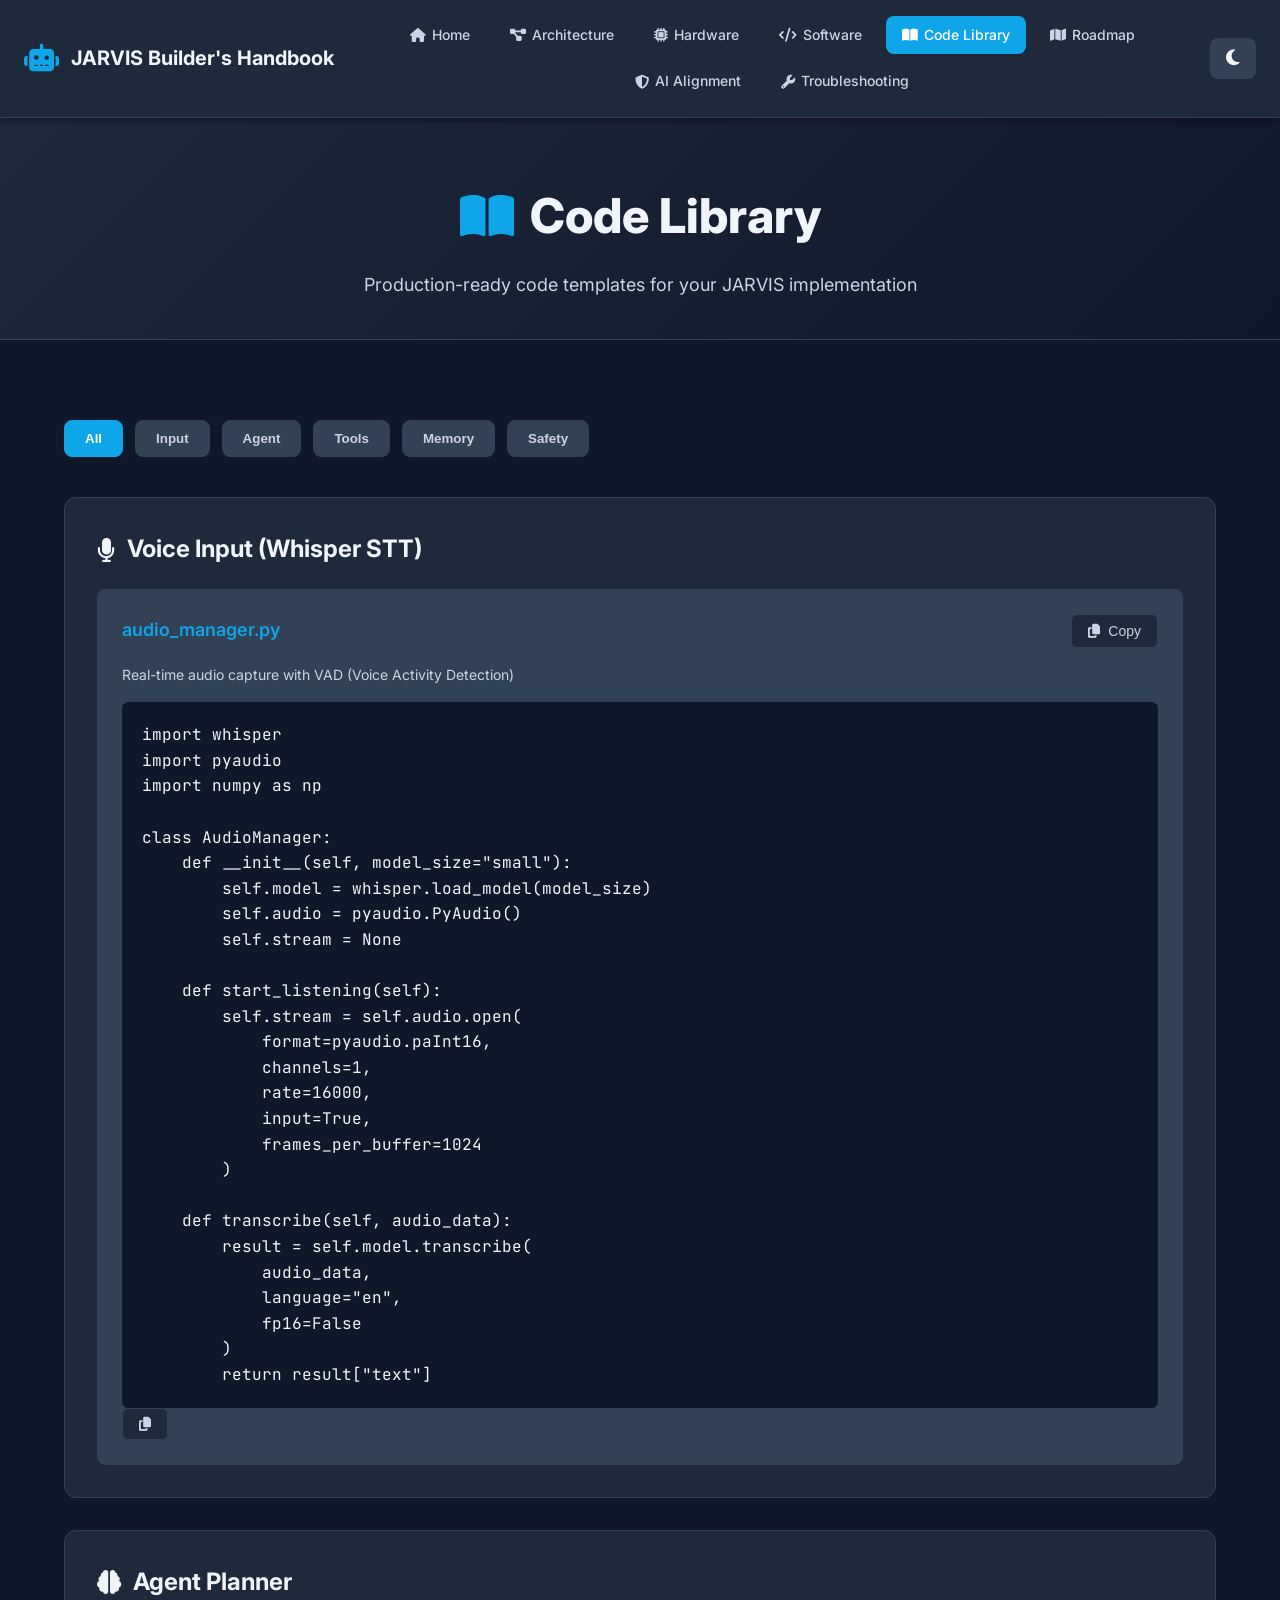
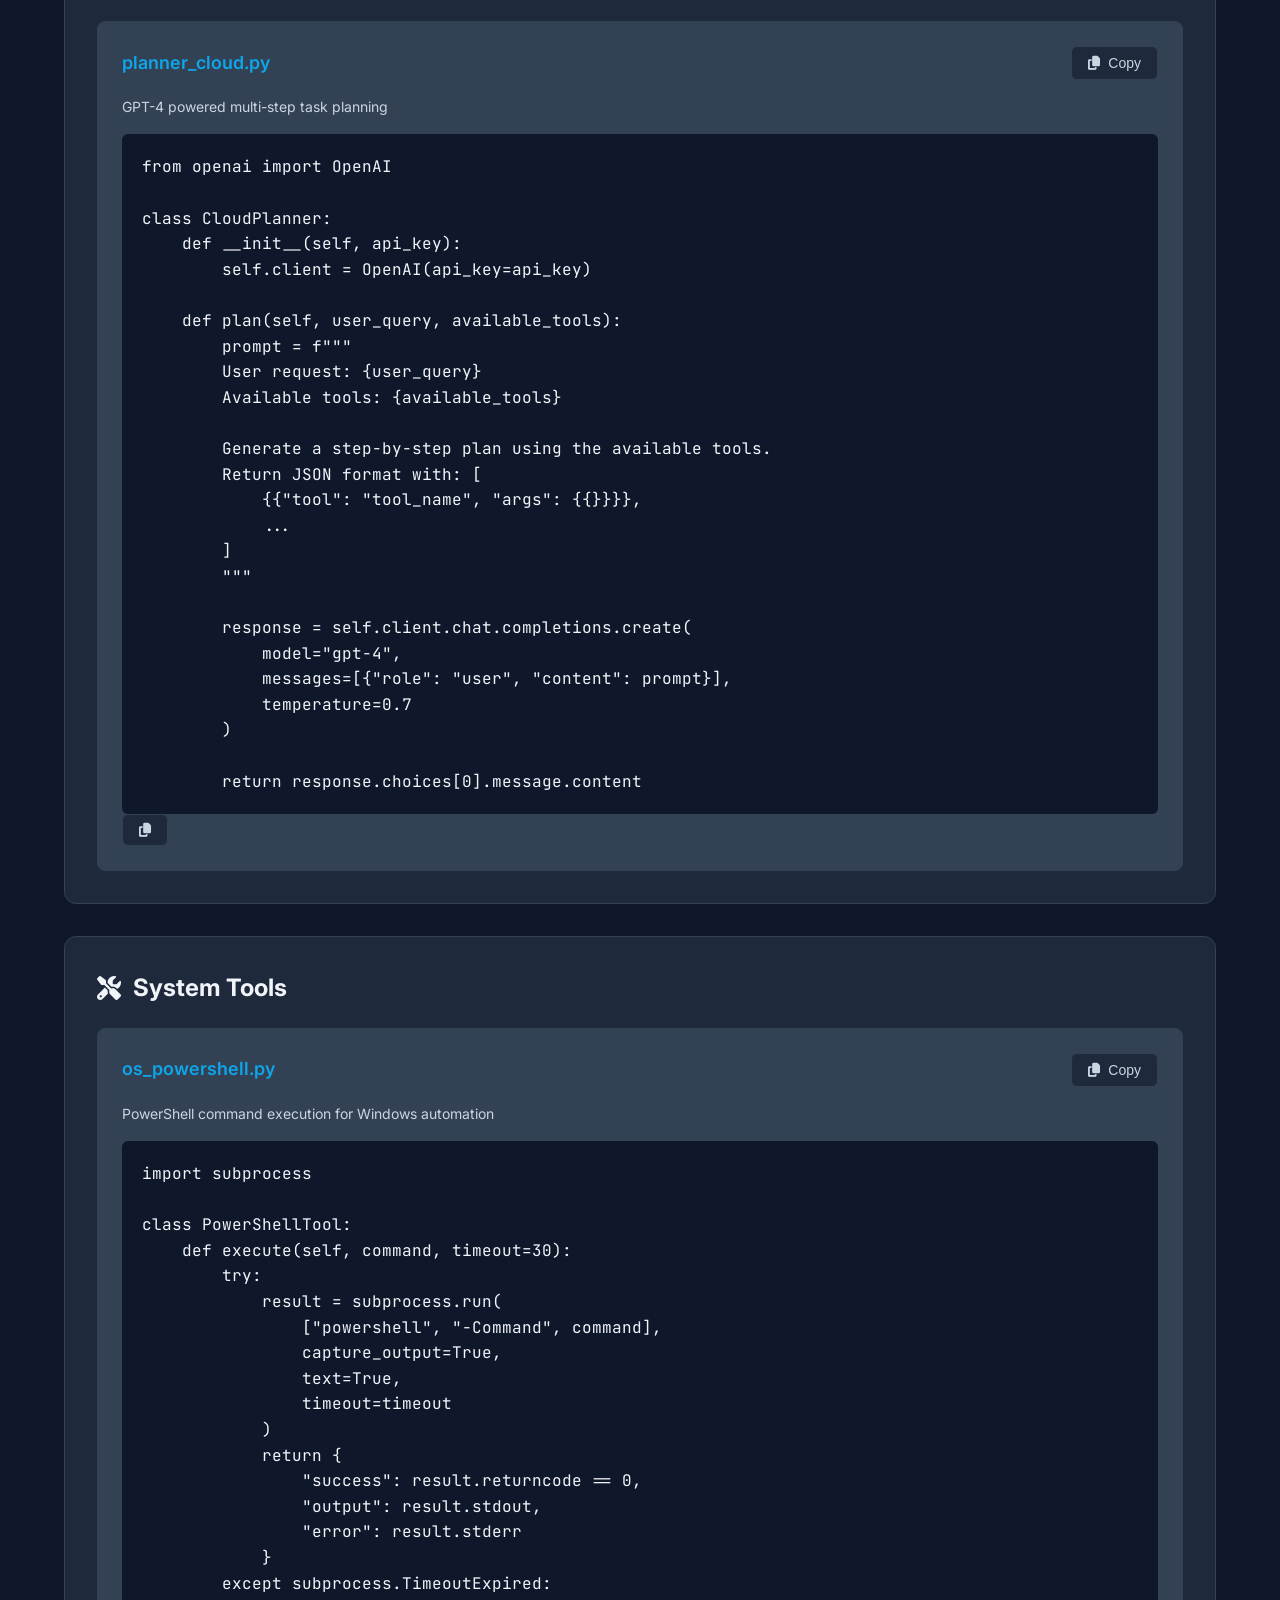
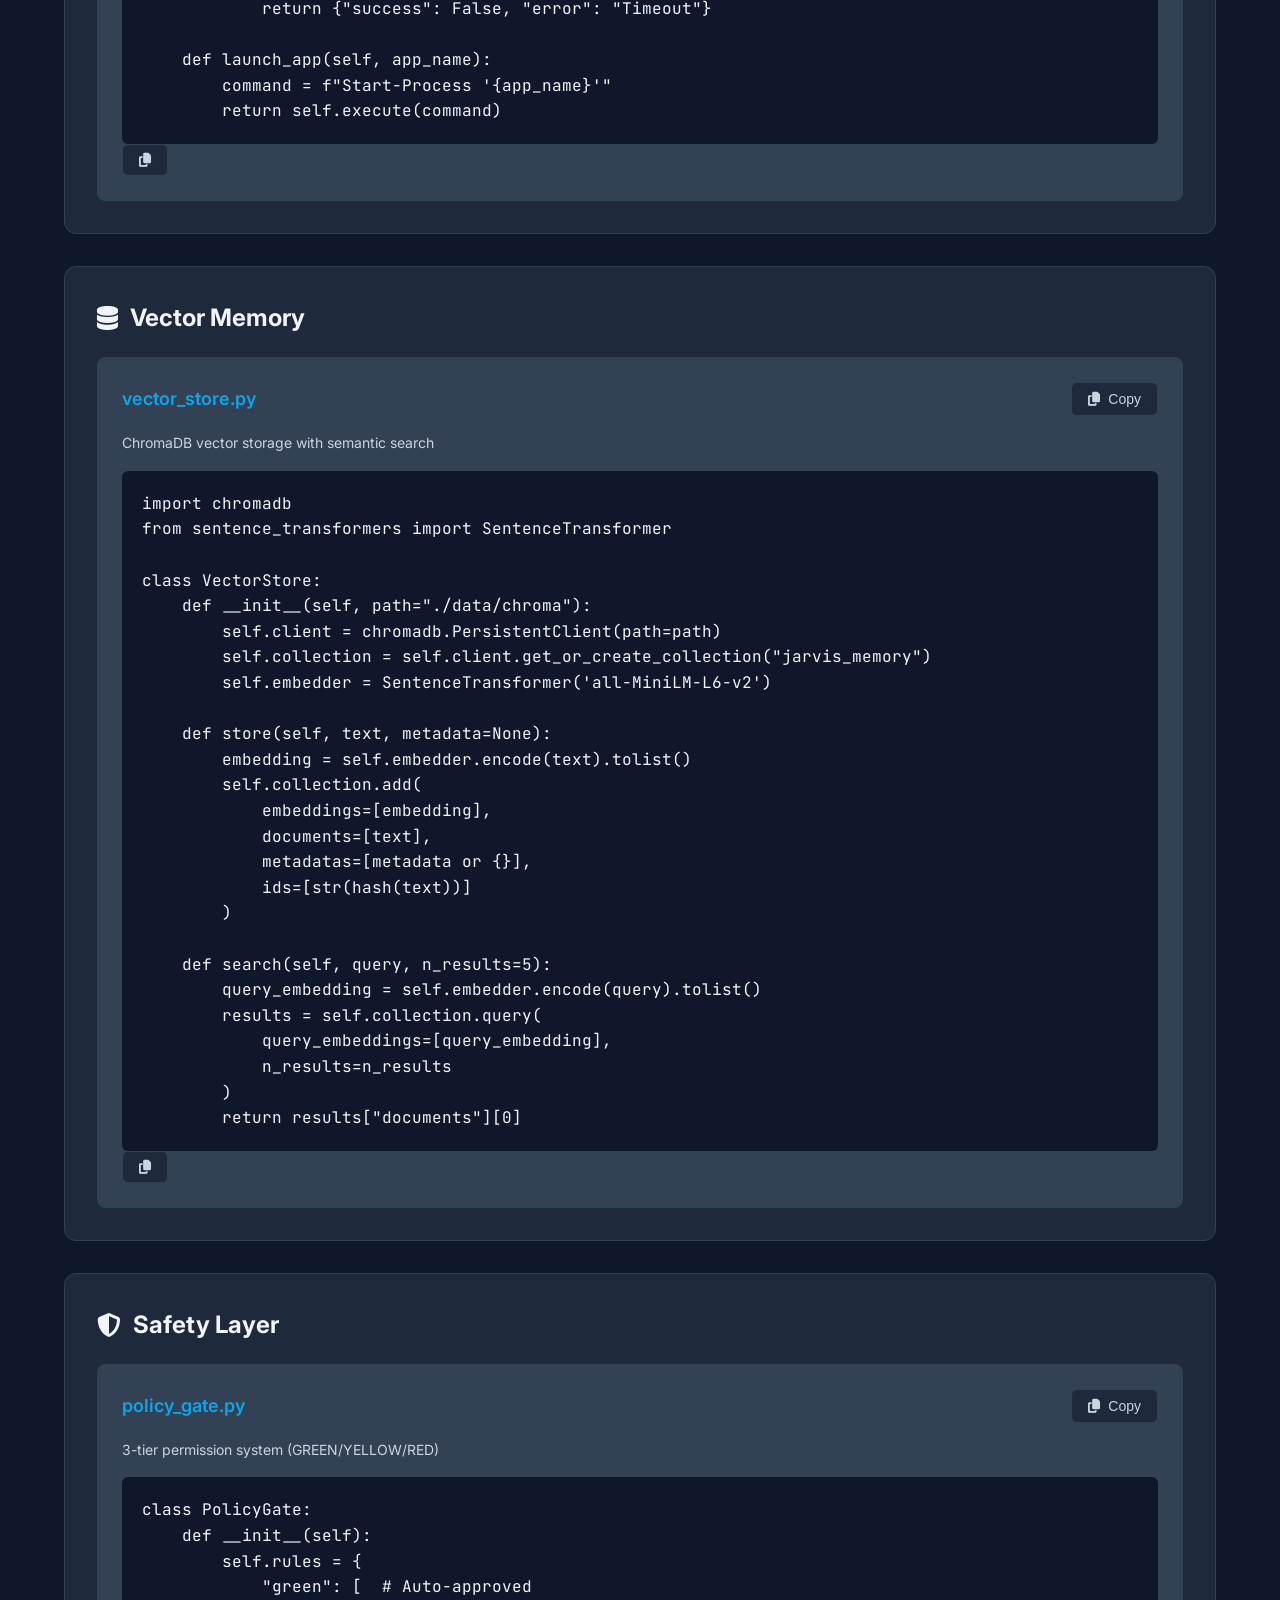
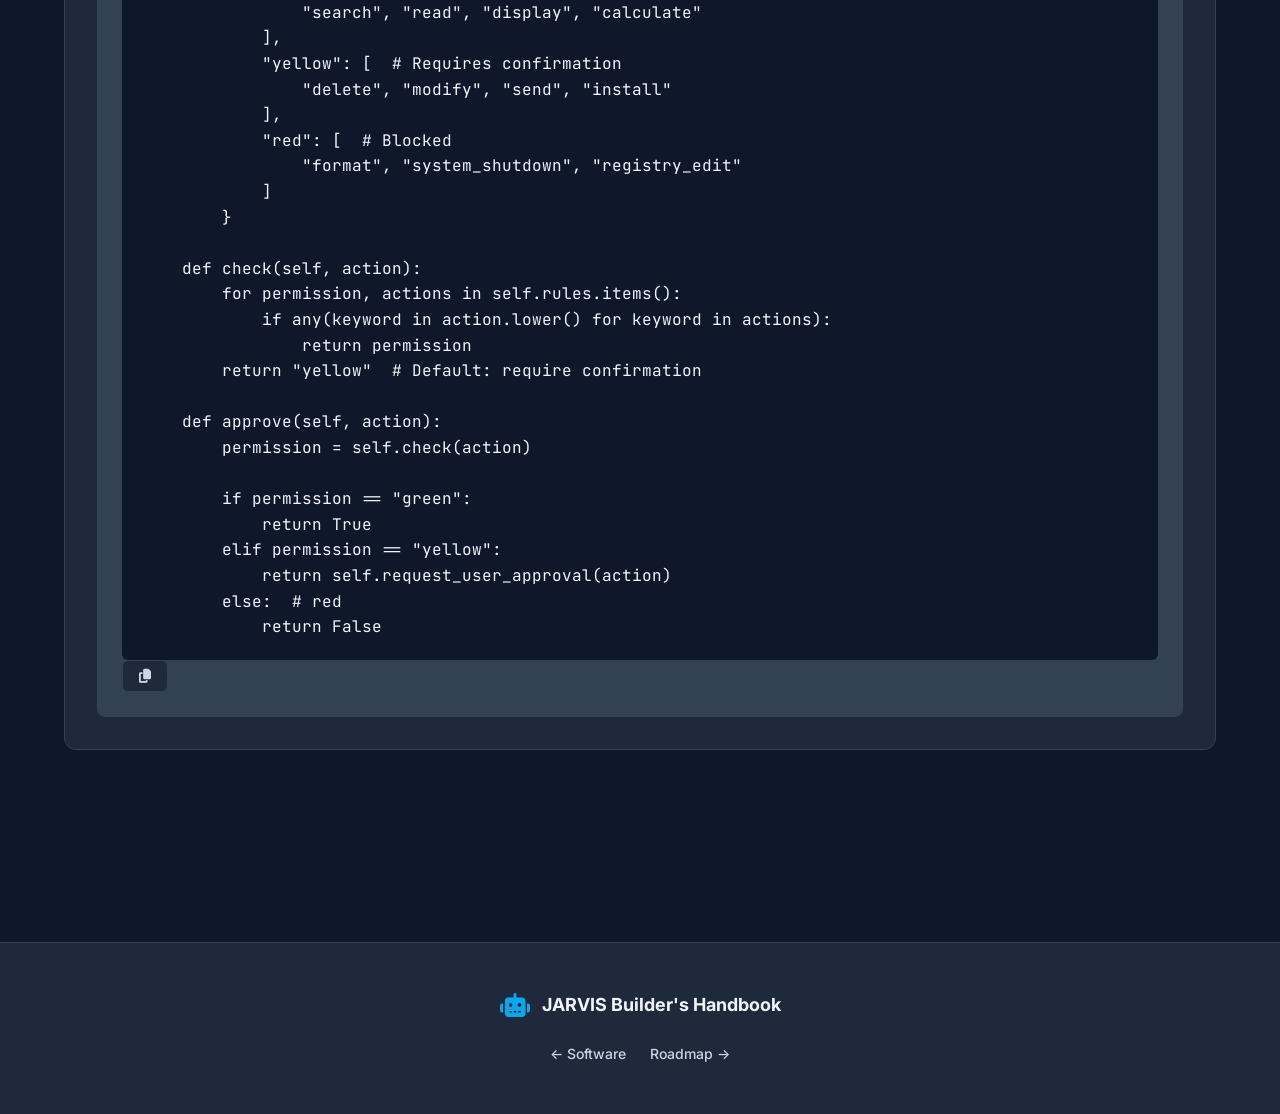
<file: code-library.html>
<!DOCTYPE html>
<html lang="en">
<head>
    <meta charset="UTF-8">
    <meta name="viewport" content="width=device-width, initial-scale=1.0">
    <title>Code Library - JARVIS Builder's Handbook</title>
    <link rel="stylesheet" href="css/style.css">
    <link rel="stylesheet" href="css/components.css">
    <link rel="stylesheet" href="https://cdnjs.cloudflare.com/ajax/libs/font-awesome/6.4.0/css/all.min.css">
    <link href="https://fonts.googleapis.com/css2?family=Inter:wght@300;400;500;600;700;800&family=JetBrains+Mono:wght@400;500;600&display=swap" rel="stylesheet">
</head>
<body>
    <nav class="navbar">
        <div class="nav-container">
            <div class="nav-logo">
                <i class="fas fa-robot"></i>
                <span>JARVIS Builder's Handbook</span>
            </div>
            <div class="nav-links">
                <a href="index.html" class="nav-link"><i class="fas fa-home"></i> Home</a>
                <a href="architecture.html" class="nav-link"><i class="fas fa-project-diagram"></i> Architecture</a>
                <a href="hardware.html" class="nav-link"><i class="fas fa-microchip"></i> Hardware</a>
                <a href="software.html" class="nav-link"><i class="fas fa-code"></i> Software</a>
                <a href="code-library.html" class="nav-link active"><i class="fas fa-book-open"></i> Code Library</a>
                <a href="roadmap.html" class="nav-link"><i class="fas fa-map"></i> Roadmap</a>
                <a href="alignment.html" class="nav-link"><i class="fas fa-shield-alt"></i> AI Alignment</a>
                <a href="troubleshooting.html" class="nav-link"><i class="fas fa-wrench"></i> Troubleshooting</a>
            </div>
            <button class="theme-toggle" id="themeToggle"><i class="fas fa-moon"></i></button>
        </div>
    </nav>

    <section class="page-header">
        <div class="container">
            <h1><i class="fas fa-book-open"></i> Code Library</h1>
            <p>Production-ready code templates for your JARVIS implementation</p>
        </div>
    </section>

    <section class="content-section">
        <div class="container">
            <div class="code-filter">
                <button class="filter-btn active" data-filter="all">All</button>
                <button class="filter-btn" data-filter="input">Input</button>
                <button class="filter-btn" data-filter="agent">Agent</button>
                <button class="filter-btn" data-filter="tools">Tools</button>
                <button class="filter-btn" data-filter="memory">Memory</button>
                <button class="filter-btn" data-filter="safety">Safety</button>
            </div>

            <div class="code-category" data-category="input">
                <h3><i class="fas fa-microphone"></i> Voice Input (Whisper STT)</h3>
                <div class="code-snippets">
                    <div class="code-snippet">
                        <div class="code-snippet-header">
                            <span class="code-snippet-title">audio_manager.py</span>
                            <button class="code-copy-btn" onclick="window.jarvisUtils.copyToClipboard(this.nextElementSibling.textContent)">
                                <i class="fas fa-copy"></i> Copy
                            </button>
                        </div>
                        <p class="code-snippet-desc">Real-time audio capture with VAD (Voice Activity Detection)</p>
                        <pre><code>import whisper
import pyaudio
import numpy as np

class AudioManager:
    def __init__(self, model_size="small"):
        self.model = whisper.load_model(model_size)
        self.audio = pyaudio.PyAudio()
        self.stream = None
        
    def start_listening(self):
        self.stream = self.audio.open(
            format=pyaudio.paInt16,
            channels=1,
            rate=16000,
            input=True,
            frames_per_buffer=1024
        )
        
    def transcribe(self, audio_data):
        result = self.model.transcribe(
            audio_data,
            language="en",
            fp16=False
        )
        return result["text"]</code></pre>
                    </div>
                </div>
            </div>

            <div class="code-category" data-category="agent">
                <h3><i class="fas fa-brain"></i> Agent Planner</h3>
                <div class="code-snippets">
                    <div class="code-snippet">
                        <div class="code-snippet-header">
                            <span class="code-snippet-title">planner_cloud.py</span>
                            <button class="code-copy-btn" onclick="window.jarvisUtils.copyToClipboard(this.nextElementSibling.textContent)">
                                <i class="fas fa-copy"></i> Copy
                            </button>
                        </div>
                        <p class="code-snippet-desc">GPT-4 powered multi-step task planning</p>
                        <pre><code>from openai import OpenAI

class CloudPlanner:
    def __init__(self, api_key):
        self.client = OpenAI(api_key=api_key)
        
    def plan(self, user_query, available_tools):
        prompt = f"""
        User request: {user_query}
        Available tools: {available_tools}
        
        Generate a step-by-step plan using the available tools.
        Return JSON format with: [
            {{"tool": "tool_name", "args": {{}}}},
            ...
        ]
        """
        
        response = self.client.chat.completions.create(
            model="gpt-4",
            messages=[{"role": "user", "content": prompt}],
            temperature=0.7
        )
        
        return response.choices[0].message.content</code></pre>
                    </div>
                </div>
            </div>

            <div class="code-category" data-category="tools">
                <h3><i class="fas fa-tools"></i> System Tools</h3>
                <div class="code-snippets">
                    <div class="code-snippet">
                        <div class="code-snippet-header">
                            <span class="code-snippet-title">os_powershell.py</span>
                            <button class="code-copy-btn" onclick="window.jarvisUtils.copyToClipboard(this.nextElementSibling.textContent)">
                                <i class="fas fa-copy"></i> Copy
                            </button>
                        </div>
                        <p class="code-snippet-desc">PowerShell command execution for Windows automation</p>
                        <pre><code>import subprocess

class PowerShellTool:
    def execute(self, command, timeout=30):
        try:
            result = subprocess.run(
                ["powershell", "-Command", command],
                capture_output=True,
                text=True,
                timeout=timeout
            )
            return {
                "success": result.returncode == 0,
                "output": result.stdout,
                "error": result.stderr
            }
        except subprocess.TimeoutExpired:
            return {"success": False, "error": "Timeout"}
            
    def launch_app(self, app_name):
        command = f"Start-Process '{app_name}'"
        return self.execute(command)</code></pre>
                    </div>
                </div>
            </div>

            <div class="code-category" data-category="memory">
                <h3><i class="fas fa-database"></i> Vector Memory</h3>
                <div class="code-snippets">
                    <div class="code-snippet">
                        <div class="code-snippet-header">
                            <span class="code-snippet-title">vector_store.py</span>
                            <button class="code-copy-btn" onclick="window.jarvisUtils.copyToClipboard(this.nextElementSibling.textContent)">
                                <i class="fas fa-copy"></i> Copy
                            </button>
                        </div>
                        <p class="code-snippet-desc">ChromaDB vector storage with semantic search</p>
                        <pre><code>import chromadb
from sentence_transformers import SentenceTransformer

class VectorStore:
    def __init__(self, path="./data/chroma"):
        self.client = chromadb.PersistentClient(path=path)
        self.collection = self.client.get_or_create_collection("jarvis_memory")
        self.embedder = SentenceTransformer('all-MiniLM-L6-v2')
        
    def store(self, text, metadata=None):
        embedding = self.embedder.encode(text).tolist()
        self.collection.add(
            embeddings=[embedding],
            documents=[text],
            metadatas=[metadata or {}],
            ids=[str(hash(text))]
        )
        
    def search(self, query, n_results=5):
        query_embedding = self.embedder.encode(query).tolist()
        results = self.collection.query(
            query_embeddings=[query_embedding],
            n_results=n_results
        )
        return results["documents"][0]</code></pre>
                    </div>
                </div>
            </div>

            <div class="code-category" data-category="safety">
                <h3><i class="fas fa-shield-alt"></i> Safety Layer</h3>
                <div class="code-snippets">
                    <div class="code-snippet">
                        <div class="code-snippet-header">
                            <span class="code-snippet-title">policy_gate.py</span>
                            <button class="code-copy-btn" onclick="window.jarvisUtils.copyToClipboard(this.nextElementSibling.textContent)">
                                <i class="fas fa-copy"></i> Copy
                            </button>
                        </div>
                        <p class="code-snippet-desc">3-tier permission system (GREEN/YELLOW/RED)</p>
                        <pre><code>class PolicyGate:
    def __init__(self):
        self.rules = {
            "green": [  # Auto-approved
                "search", "read", "display", "calculate"
            ],
            "yellow": [  # Requires confirmation
                "delete", "modify", "send", "install"
            ],
            "red": [  # Blocked
                "format", "system_shutdown", "registry_edit"
            ]
        }
        
    def check(self, action):
        for permission, actions in self.rules.items():
            if any(keyword in action.lower() for keyword in actions):
                return permission
        return "yellow"  # Default: require confirmation
        
    def approve(self, action):
        permission = self.check(action)
        
        if permission == "green":
            return True
        elif permission == "yellow":
            return self.request_user_approval(action)
        else:  # red
            return False</code></pre>
                    </div>
                </div>
            </div>
        </div>
    </section>

    <footer class="footer">
        <div class="container">
            <div class="footer-content">
                <div class="footer-brand">
                    <i class="fas fa-robot"></i>
                    <span>JARVIS Builder's Handbook</span>
                </div>
                <div class="footer-links">
                    <a href="software.html">← Software</a>
                    <a href="roadmap.html">Roadmap →</a>
                </div>
            </div>
        </div>
    </footer>

    <script src="js/main.js"></script>
</body>
</html>
</file>
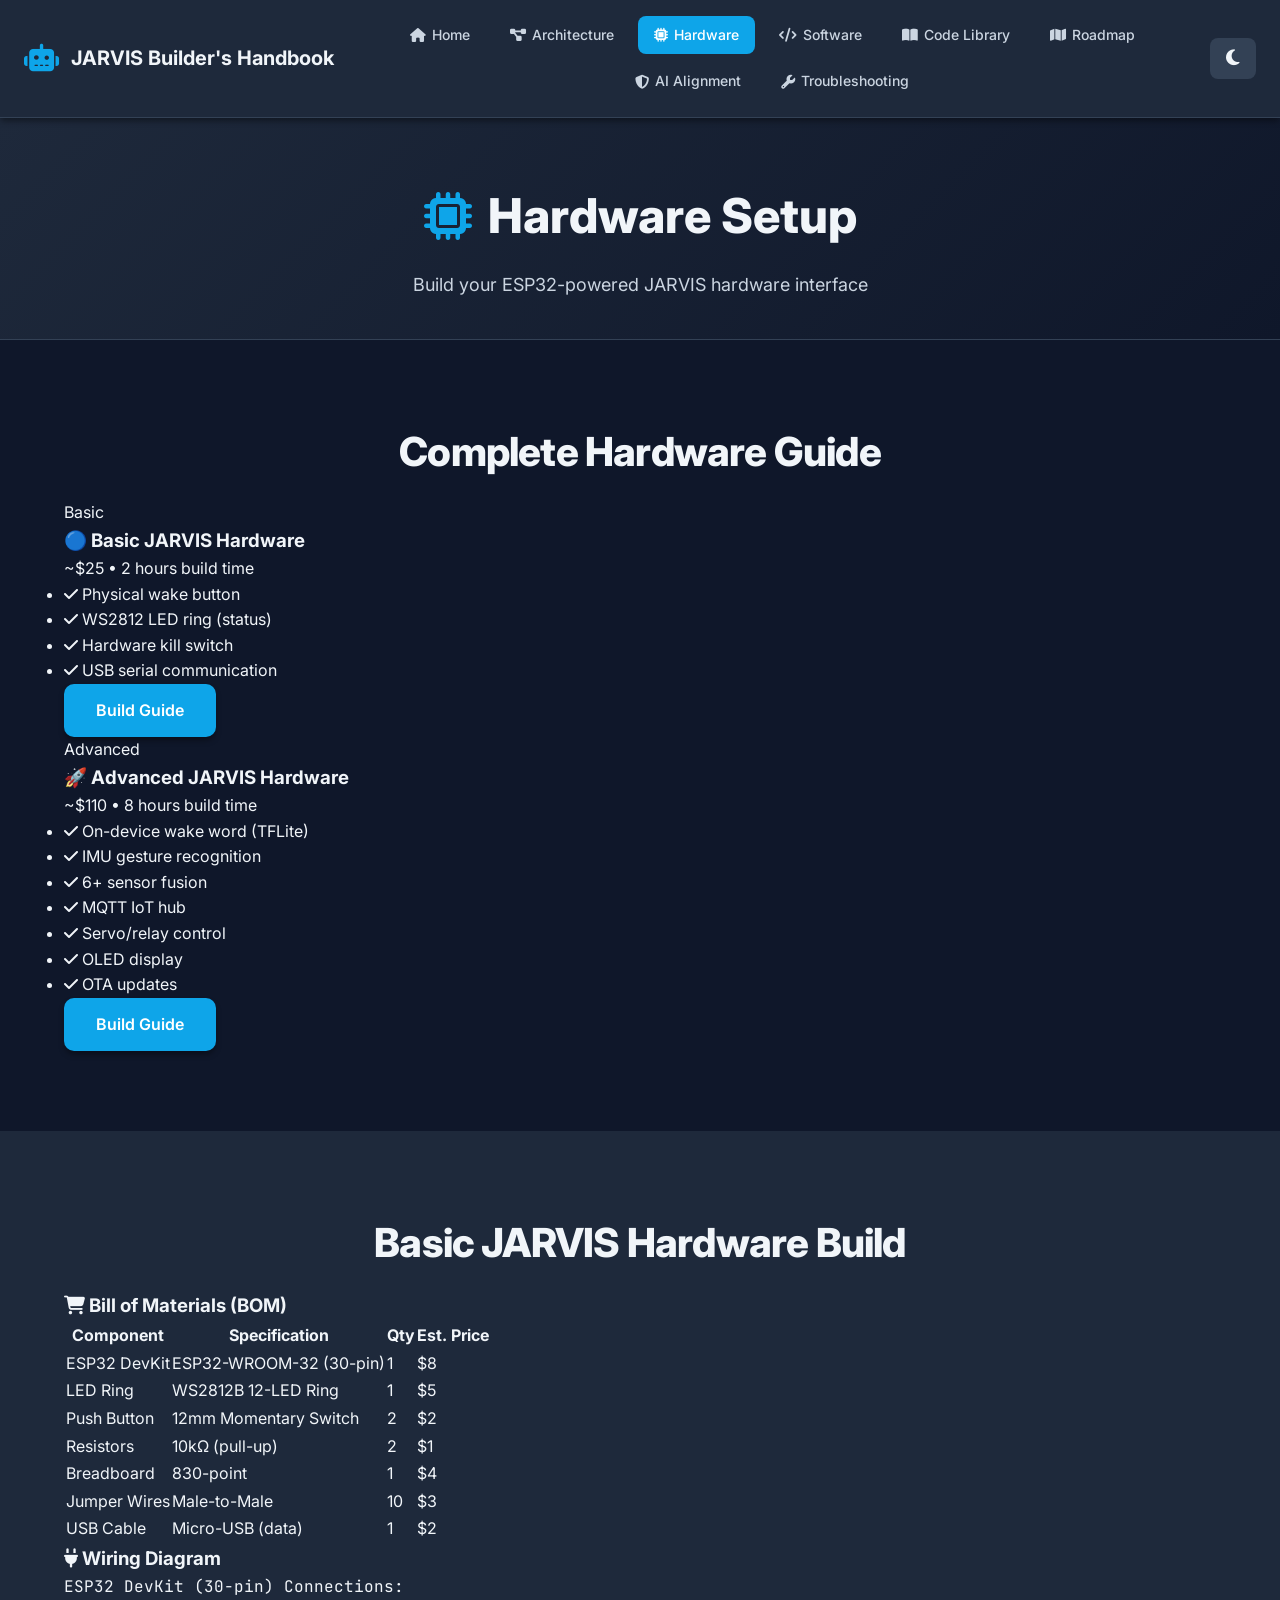
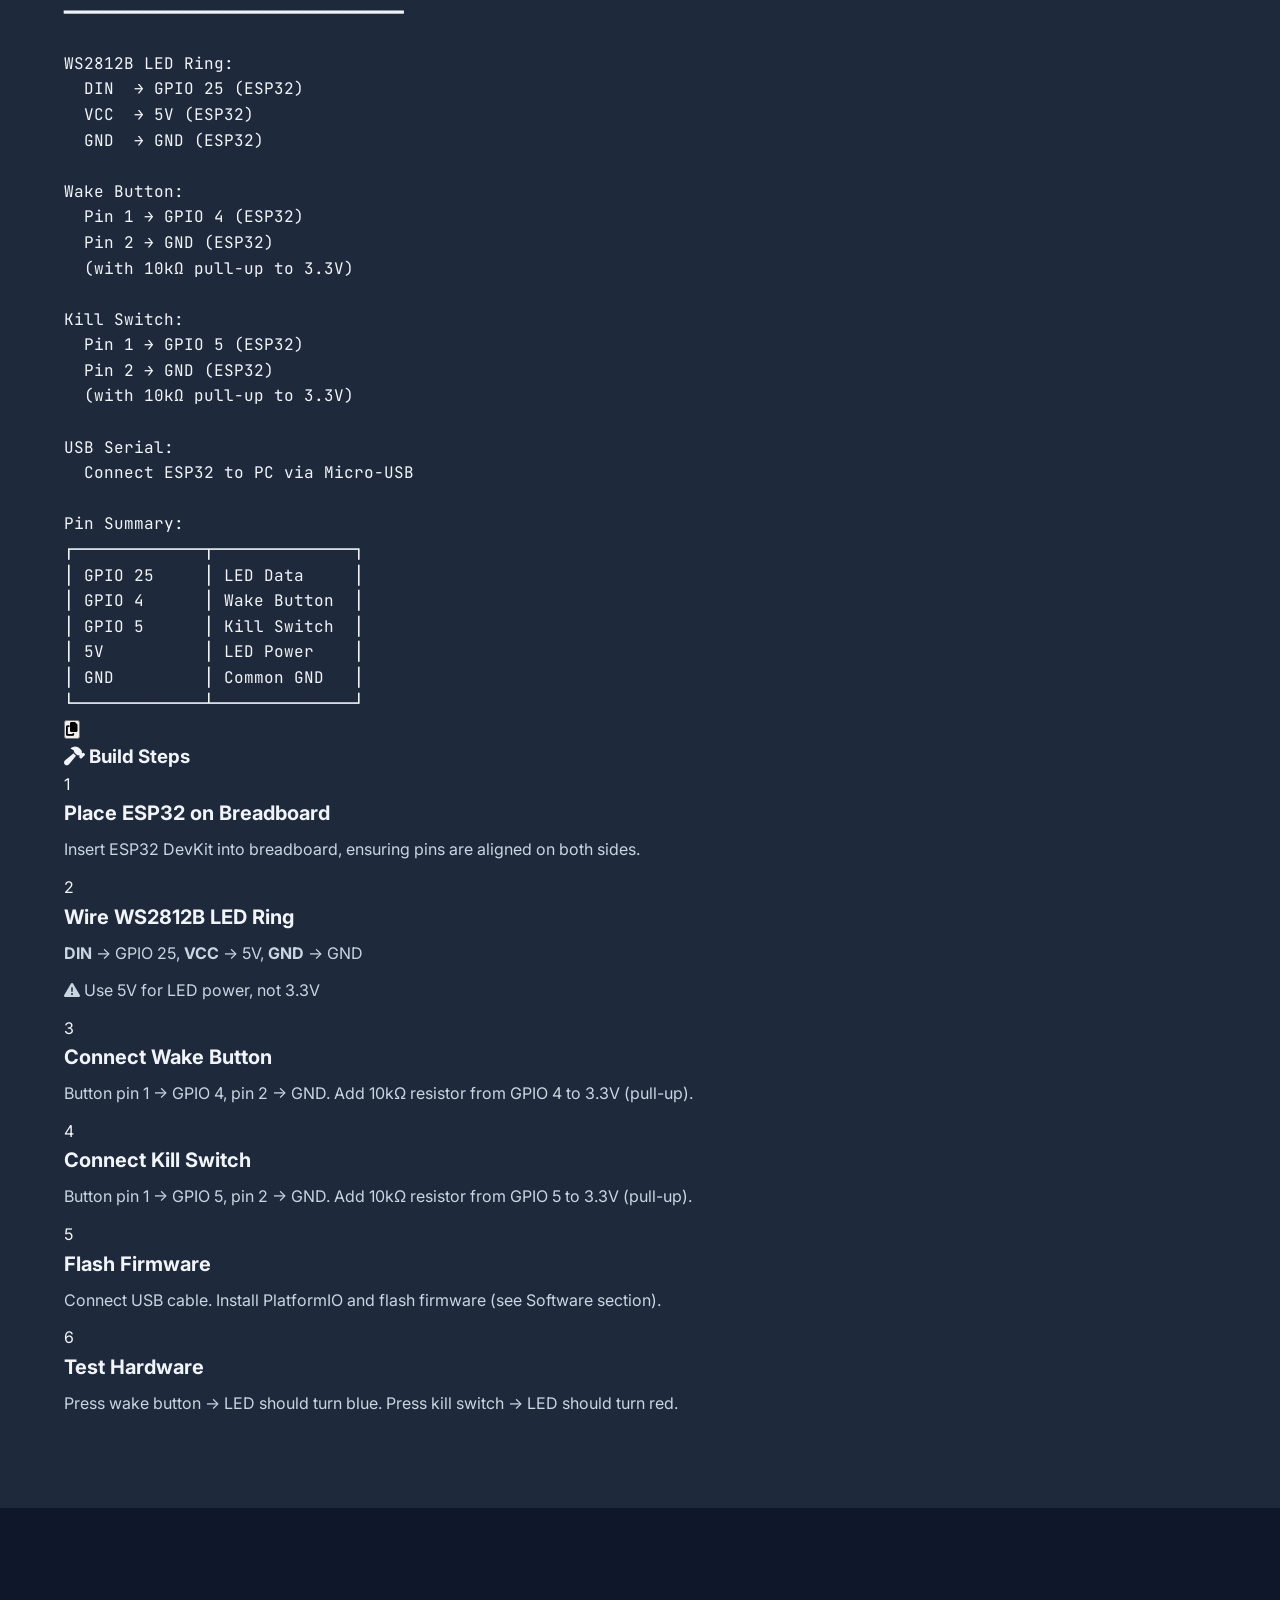
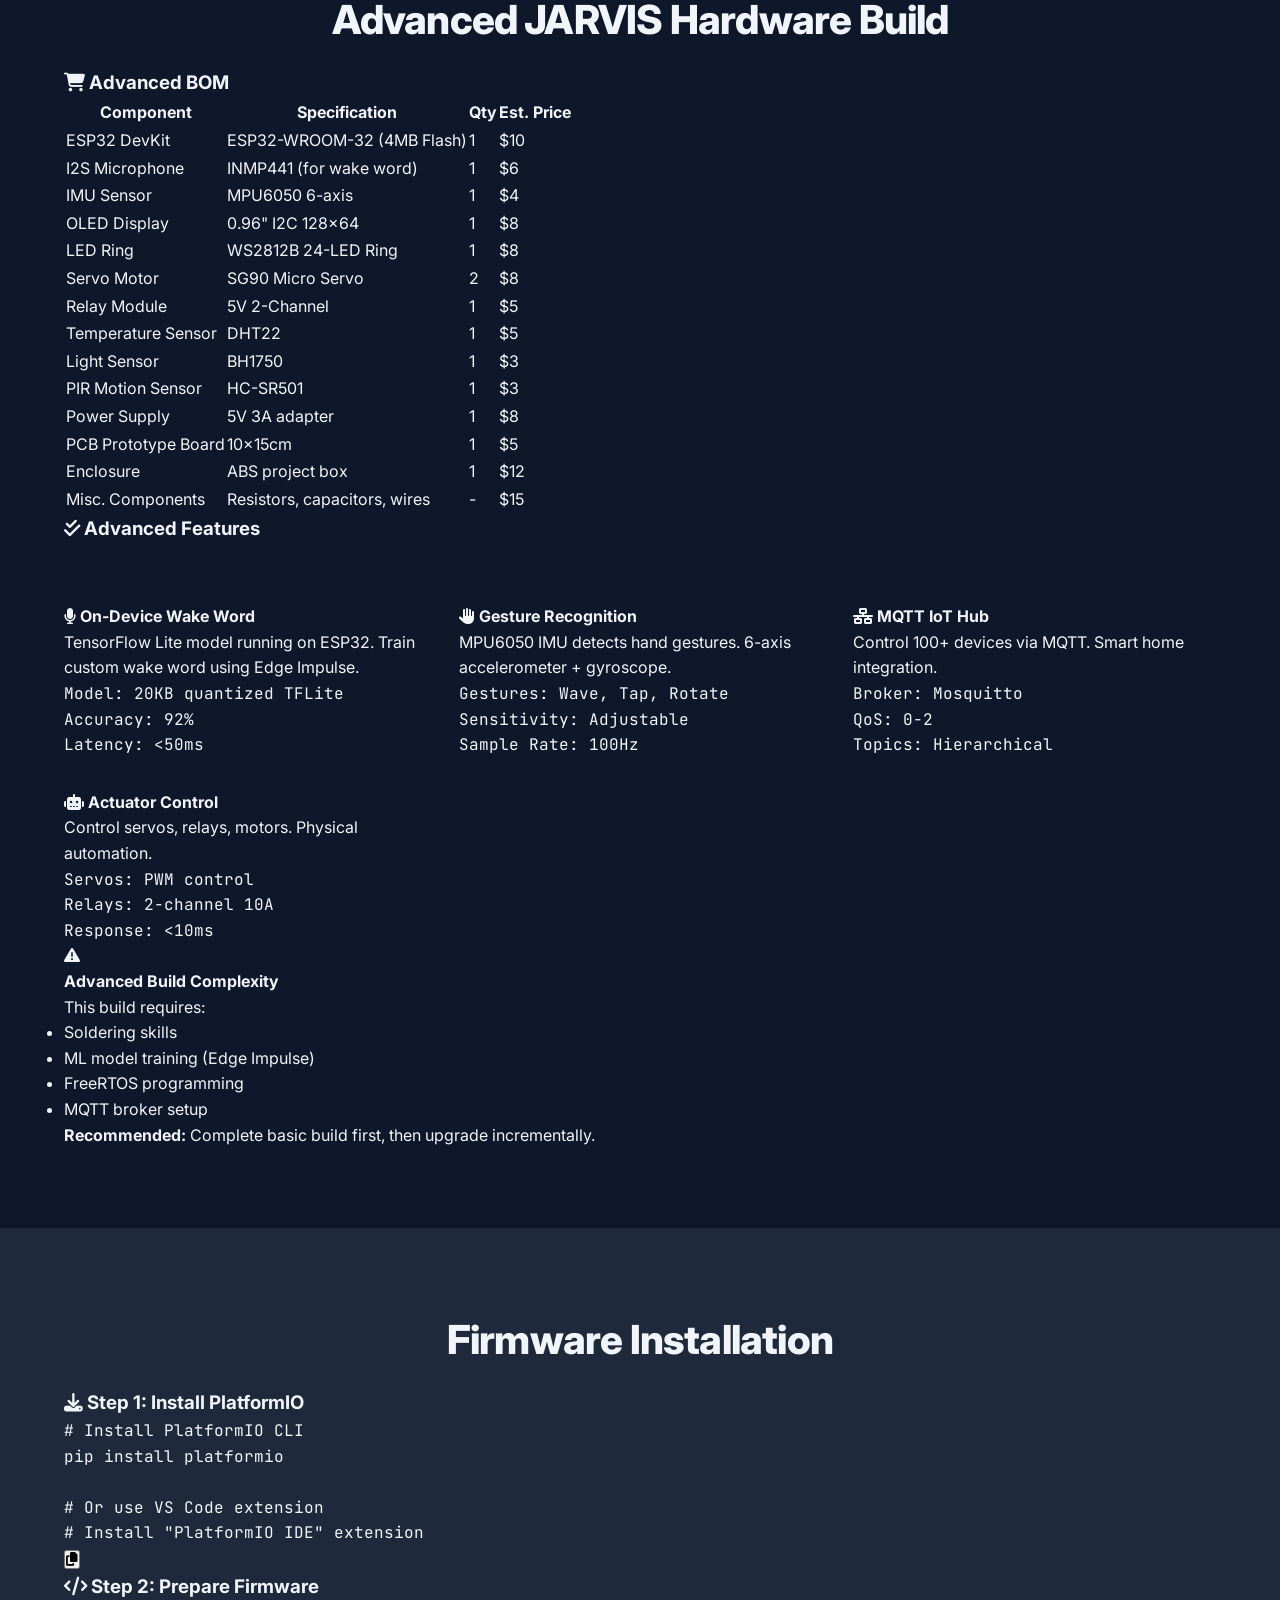
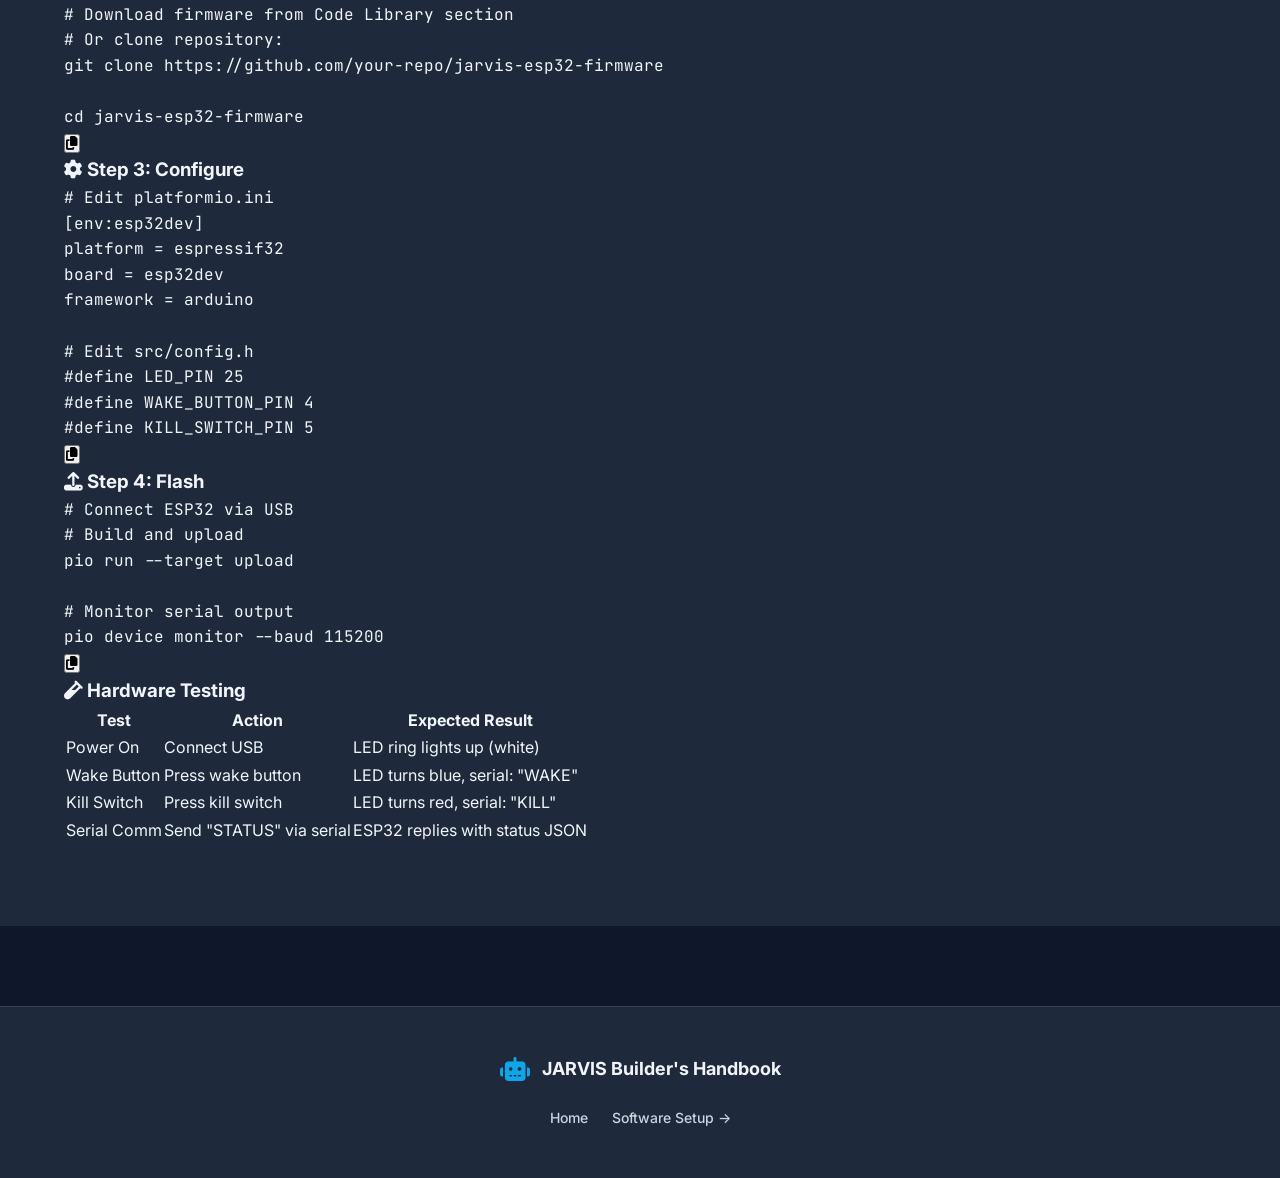
<file: hardware.html>
<!DOCTYPE html>
<html lang="en">
<head>
    <meta charset="UTF-8">
    <meta name="viewport" content="width=device-width, initial-scale=1.0">
    <title>Hardware Setup - JARVIS Builder's Handbook</title>
    <link rel="stylesheet" href="css/style.css">
    <link rel="stylesheet" href="https://cdnjs.cloudflare.com/ajax/libs/font-awesome/6.4.0/css/all.min.css">
    <link href="https://fonts.googleapis.com/css2?family=Inter:wght@300;400;500;600;700;800&family=JetBrains+Mono:wght@400;500;600&display=swap" rel="stylesheet">
</head>
<body>
    <nav class="navbar">
        <div class="nav-container">
            <div class="nav-logo">
                <i class="fas fa-robot"></i>
                <span>JARVIS Builder's Handbook</span>
            </div>
            <div class="nav-links">
                <a href="index.html" class="nav-link"><i class="fas fa-home"></i> Home</a>
                <a href="architecture.html" class="nav-link"><i class="fas fa-project-diagram"></i> Architecture</a>
                <a href="hardware.html" class="nav-link active"><i class="fas fa-microchip"></i> Hardware</a>
                <a href="software.html" class="nav-link"><i class="fas fa-code"></i> Software</a>
                <a href="code-library.html" class="nav-link"><i class="fas fa-book-open"></i> Code Library</a>
                <a href="roadmap.html" class="nav-link"><i class="fas fa-map"></i> Roadmap</a>
                <a href="alignment.html" class="nav-link"><i class="fas fa-shield-alt"></i> AI Alignment</a>
                <a href="troubleshooting.html" class="nav-link"><i class="fas fa-wrench"></i> Troubleshooting</a>
            </div>
            <button class="theme-toggle" id="themeToggle"><i class="fas fa-moon"></i></button>
        </div>
    </nav>

    <section class="page-header">
        <div class="container">
            <h1><i class="fas fa-microchip"></i> Hardware Setup</h1>
            <p>Build your ESP32-powered JARVIS hardware interface</p>
        </div>
    </section>

    <section class="content-section">
        <div class="container">
            <h2 class="section-title">Complete Hardware Guide</h2>
            
            <div class="hardware-options">
                <div class="hardware-card">
                    <div class="hardware-badge basic">Basic</div>
                    <h3>🔵 Basic JARVIS Hardware</h3>
                    <p class="hardware-price">~$25 • 2 hours build time</p>
                    <ul class="hardware-features">
                        <li><i class="fas fa-check"></i> Physical wake button</li>
                        <li><i class="fas fa-check"></i> WS2812 LED ring (status)</li>
                        <li><i class="fas fa-check"></i> Hardware kill switch</li>
                        <li><i class="fas fa-check"></i> USB serial communication</li>
                    </ul>
                    <a href="#basic-build" class="btn btn-primary">Build Guide</a>
                </div>

                <div class="hardware-card featured">
                    <div class="hardware-badge advanced">Advanced</div>
                    <h3>🚀 Advanced JARVIS Hardware</h3>
                    <p class="hardware-price">~$110 • 8 hours build time</p>
                    <ul class="hardware-features">
                        <li><i class="fas fa-check"></i> On-device wake word (TFLite)</li>
                        <li><i class="fas fa-check"></i> IMU gesture recognition</li>
                        <li><i class="fas fa-check"></i> 6+ sensor fusion</li>
                        <li><i class="fas fa-check"></i> MQTT IoT hub</li>
                        <li><i class="fas fa-check"></i> Servo/relay control</li>
                        <li><i class="fas fa-check"></i> OLED display</li>
                        <li><i class="fas fa-check"></i> OTA updates</li>
                    </ul>
                    <a href="#advanced-build" class="btn btn-primary">Build Guide</a>
                </div>
            </div>
        </div>
    </section>

    <section id="basic-build" class="content-section alt-bg">
        <div class="container">
            <h2 class="section-title">Basic JARVIS Hardware Build</h2>
            
            <div class="bom-section">
                <h3><i class="fas fa-shopping-cart"></i> Bill of Materials (BOM)</h3>
                <table class="bom-table">
                    <thead>
                        <tr>
                            <th>Component</th>
                            <th>Specification</th>
                            <th>Qty</th>
                            <th>Est. Price</th>
                        </tr>
                    </thead>
                    <tbody>
                        <tr>
                            <td>ESP32 DevKit</td>
                            <td>ESP32-WROOM-32 (30-pin)</td>
                            <td>1</td>
                            <td>$8</td>
                        </tr>
                        <tr>
                            <td>LED Ring</td>
                            <td>WS2812B 12-LED Ring</td>
                            <td>1</td>
                            <td>$5</td>
                        </tr>
                        <tr>
                            <td>Push Button</td>
                            <td>12mm Momentary Switch</td>
                            <td>2</td>
                            <td>$2</td>
                        </tr>
                        <tr>
                            <td>Resistors</td>
                            <td>10kΩ (pull-up)</td>
                            <td>2</td>
                            <td>$1</td>
                        </tr>
                        <tr>
                            <td>Breadboard</td>
                            <td>830-point</td>
                            <td>1</td>
                            <td>$4</td>
                        </tr>
                        <tr>
                            <td>Jumper Wires</td>
                            <td>Male-to-Male</td>
                            <td>10</td>
                            <td>$3</td>
                        </tr>
                        <tr>
                            <td>USB Cable</td>
                            <td>Micro-USB (data)</td>
                            <td>1</td>
                            <td>$2</td>
                        </tr>
                    </tbody>
                </table>
            </div>

            <div class="wiring-section">
                <h3><i class="fas fa-plug"></i> Wiring Diagram</h3>
                <div class="wiring-diagram">
                    <pre><code>ESP32 DevKit (30-pin) Connections:
━━━━━━━━━━━━━━━━━━━━━━━━━━━━━━━━━━

WS2812B LED Ring:
  DIN  → GPIO 25 (ESP32)
  VCC  → 5V (ESP32)
  GND  → GND (ESP32)

Wake Button:
  Pin 1 → GPIO 4 (ESP32)
  Pin 2 → GND (ESP32)
  (with 10kΩ pull-up to 3.3V)

Kill Switch:
  Pin 1 → GPIO 5 (ESP32)
  Pin 2 → GND (ESP32)
  (with 10kΩ pull-up to 3.3V)

USB Serial:
  Connect ESP32 to PC via Micro-USB

Pin Summary:
┌─────────────┬──────────────┐
│ GPIO 25     │ LED Data     │
│ GPIO 4      │ Wake Button  │
│ GPIO 5      │ Kill Switch  │
│ 5V          │ LED Power    │
│ GND         │ Common GND   │
└─────────────┴──────────────┘</code></pre>
                </div>
            </div>

            <div class="build-steps">
                <h3><i class="fas fa-hammer"></i> Build Steps</h3>
                
                <div class="step-card">
                    <div class="step-num">1</div>
                    <div class="step-content">
                        <h4>Place ESP32 on Breadboard</h4>
                        <p>Insert ESP32 DevKit into breadboard, ensuring pins are aligned on both sides.</p>
                    </div>
                </div>

                <div class="step-card">
                    <div class="step-num">2</div>
                    <div class="step-content">
                        <h4>Wire WS2812B LED Ring</h4>
                        <p><strong>DIN</strong> → GPIO 25, <strong>VCC</strong> → 5V, <strong>GND</strong> → GND</p>
                        <p class="warning"><i class="fas fa-exclamation-triangle"></i> Use 5V for LED power, not 3.3V</p>
                    </div>
                </div>

                <div class="step-card">
                    <div class="step-num">3</div>
                    <div class="step-content">
                        <h4>Connect Wake Button</h4>
                        <p>Button pin 1 → GPIO 4, pin 2 → GND. Add 10kΩ resistor from GPIO 4 to 3.3V (pull-up).</p>
                    </div>
                </div>

                <div class="step-card">
                    <div class="step-num">4</div>
                    <div class="step-content">
                        <h4>Connect Kill Switch</h4>
                        <p>Button pin 1 → GPIO 5, pin 2 → GND. Add 10kΩ resistor from GPIO 5 to 3.3V (pull-up).</p>
                    </div>
                </div>

                <div class="step-card">
                    <div class="step-num">5</div>
                    <div class="step-content">
                        <h4>Flash Firmware</h4>
                        <p>Connect USB cable. Install PlatformIO and flash firmware (see Software section).</p>
                    </div>
                </div>

                <div class="step-card">
                    <div class="step-num">6</div>
                    <div class="step-content">
                        <h4>Test Hardware</h4>
                        <p>Press wake button → LED should turn blue. Press kill switch → LED should turn red.</p>
                    </div>
                </div>
            </div>
        </div>
    </section>

    <section id="advanced-build" class="content-section">
        <div class="container">
            <h2 class="section-title">Advanced JARVIS Hardware Build</h2>
            
            <div class="bom-section">
                <h3><i class="fas fa-shopping-cart"></i> Advanced BOM</h3>
                <table class="bom-table">
                    <thead>
                        <tr>
                            <th>Component</th>
                            <th>Specification</th>
                            <th>Qty</th>
                            <th>Est. Price</th>
                        </tr>
                    </thead>
                    <tbody>
                        <tr>
                            <td>ESP32 DevKit</td>
                            <td>ESP32-WROOM-32 (4MB Flash)</td>
                            <td>1</td>
                            <td>$10</td>
                        </tr>
                        <tr>
                            <td>I2S Microphone</td>
                            <td>INMP441 (for wake word)</td>
                            <td>1</td>
                            <td>$6</td>
                        </tr>
                        <tr>
                            <td>IMU Sensor</td>
                            <td>MPU6050 6-axis</td>
                            <td>1</td>
                            <td>$4</td>
                        </tr>
                        <tr>
                            <td>OLED Display</td>
                            <td>0.96" I2C 128x64</td>
                            <td>1</td>
                            <td>$8</td>
                        </tr>
                        <tr>
                            <td>LED Ring</td>
                            <td>WS2812B 24-LED Ring</td>
                            <td>1</td>
                            <td>$8</td>
                        </tr>
                        <tr>
                            <td>Servo Motor</td>
                            <td>SG90 Micro Servo</td>
                            <td>2</td>
                            <td>$8</td>
                        </tr>
                        <tr>
                            <td>Relay Module</td>
                            <td>5V 2-Channel</td>
                            <td>1</td>
                            <td>$5</td>
                        </tr>
                        <tr>
                            <td>Temperature Sensor</td>
                            <td>DHT22</td>
                            <td>1</td>
                            <td>$5</td>
                        </tr>
                        <tr>
                            <td>Light Sensor</td>
                            <td>BH1750</td>
                            <td>1</td>
                            <td>$3</td>
                        </tr>
                        <tr>
                            <td>PIR Motion Sensor</td>
                            <td>HC-SR501</td>
                            <td>1</td>
                            <td>$3</td>
                        </tr>
                        <tr>
                            <td>Power Supply</td>
                            <td>5V 3A adapter</td>
                            <td>1</td>
                            <td>$8</td>
                        </tr>
                        <tr>
                            <td>PCB Prototype Board</td>
                            <td>10x15cm</td>
                            <td>1</td>
                            <td>$5</td>
                        </tr>
                        <tr>
                            <td>Enclosure</td>
                            <td>ABS project box</td>
                            <td>1</td>
                            <td>$12</td>
                        </tr>
                        <tr>
                            <td>Misc. Components</td>
                            <td>Resistors, capacitors, wires</td>
                            <td>-</td>
                            <td>$15</td>
                        </tr>
                    </tbody>
                </table>
            </div>

            <div class="features-comparison">
                <h3><i class="fas fa-check-double"></i> Advanced Features</h3>
                <div class="features-grid">
                    <div class="feature-box">
                        <h4><i class="fas fa-microphone"></i> On-Device Wake Word</h4>
                        <p>TensorFlow Lite model running on ESP32. Train custom wake word using Edge Impulse.</p>
                        <code>Model: 20KB quantized TFLite<br>Accuracy: 92%<br>Latency: &lt;50ms</code>
                    </div>
                    
                    <div class="feature-box">
                        <h4><i class="fas fa-hand-paper"></i> Gesture Recognition</h4>
                        <p>MPU6050 IMU detects hand gestures. 6-axis accelerometer + gyroscope.</p>
                        <code>Gestures: Wave, Tap, Rotate<br>Sensitivity: Adjustable<br>Sample Rate: 100Hz</code>
                    </div>
                    
                    <div class="feature-box">
                        <h4><i class="fas fa-network-wired"></i> MQTT IoT Hub</h4>
                        <p>Control 100+ devices via MQTT. Smart home integration.</p>
                        <code>Broker: Mosquitto<br>QoS: 0-2<br>Topics: Hierarchical</code>
                    </div>
                    
                    <div class="feature-box">
                        <h4><i class="fas fa-robot"></i> Actuator Control</h4>
                        <p>Control servos, relays, motors. Physical automation.</p>
                        <code>Servos: PWM control<br>Relays: 2-channel 10A<br>Response: &lt;10ms</code>
                    </div>
                </div>
            </div>

            <div class="warning-box">
                <i class="fas fa-exclamation-triangle"></i>
                <div>
                    <h4>Advanced Build Complexity</h4>
                    <p>This build requires:</p>
                    <ul>
                        <li>Soldering skills</li>
                        <li>ML model training (Edge Impulse)</li>
                        <li>FreeRTOS programming</li>
                        <li>MQTT broker setup</li>
                    </ul>
                    <p><strong>Recommended:</strong> Complete basic build first, then upgrade incrementally.</p>
                </div>
            </div>
        </div>
    </section>

    <section class="content-section alt-bg">
        <div class="container">
            <h2 class="section-title">Firmware Installation</h2>
            
            <div class="firmware-steps">
                <div class="firmware-card">
                    <h3><i class="fas fa-download"></i> Step 1: Install PlatformIO</h3>
                    <pre><code># Install PlatformIO CLI
pip install platformio

# Or use VS Code extension
# Install "PlatformIO IDE" extension</code></pre>
                </div>

                <div class="firmware-card">
                    <h3><i class="fas fa-code"></i> Step 2: Prepare Firmware</h3>
                    <pre><code># Download firmware from Code Library section
# Or clone repository:
git clone https://github.com/your-repo/jarvis-esp32-firmware

cd jarvis-esp32-firmware</code></pre>
                </div>

                <div class="firmware-card">
                    <h3><i class="fas fa-cog"></i> Step 3: Configure</h3>
                    <pre><code># Edit platformio.ini
[env:esp32dev]
platform = espressif32
board = esp32dev
framework = arduino

# Edit src/config.h
#define LED_PIN 25
#define WAKE_BUTTON_PIN 4
#define KILL_SWITCH_PIN 5</code></pre>
                </div>

                <div class="firmware-card">
                    <h3><i class="fas fa-upload"></i> Step 4: Flash</h3>
                    <pre><code># Connect ESP32 via USB
# Build and upload
pio run --target upload

# Monitor serial output
pio device monitor --baud 115200</code></pre>
                </div>
            </div>

            <div class="test-section">
                <h3><i class="fas fa-vial"></i> Hardware Testing</h3>
                <table class="test-table">
                    <thead>
                        <tr>
                            <th>Test</th>
                            <th>Action</th>
                            <th>Expected Result</th>
                        </tr>
                    </thead>
                    <tbody>
                        <tr>
                            <td>Power On</td>
                            <td>Connect USB</td>
                            <td>LED ring lights up (white)</td>
                        </tr>
                        <tr>
                            <td>Wake Button</td>
                            <td>Press wake button</td>
                            <td>LED turns blue, serial: "WAKE"</td>
                        </tr>
                        <tr>
                            <td>Kill Switch</td>
                            <td>Press kill switch</td>
                            <td>LED turns red, serial: "KILL"</td>
                        </tr>
                        <tr>
                            <td>Serial Comm</td>
                            <td>Send "STATUS" via serial</td>
                            <td>ESP32 replies with status JSON</td>
                        </tr>
                    </tbody>
                </table>
            </div>
        </div>
    </section>

    <footer class="footer">
        <div class="container">
            <div class="footer-content">
                <div class="footer-brand">
                    <i class="fas fa-robot"></i>
                    <span>JARVIS Builder's Handbook</span>
                </div>
                <div class="footer-links">
                    <a href="index.html">Home</a>
                    <a href="software.html">Software Setup →</a>
                </div>
            </div>
        </div>
    </footer>

    <script src="js/main.js"></script>
</body>
</html>
</file>
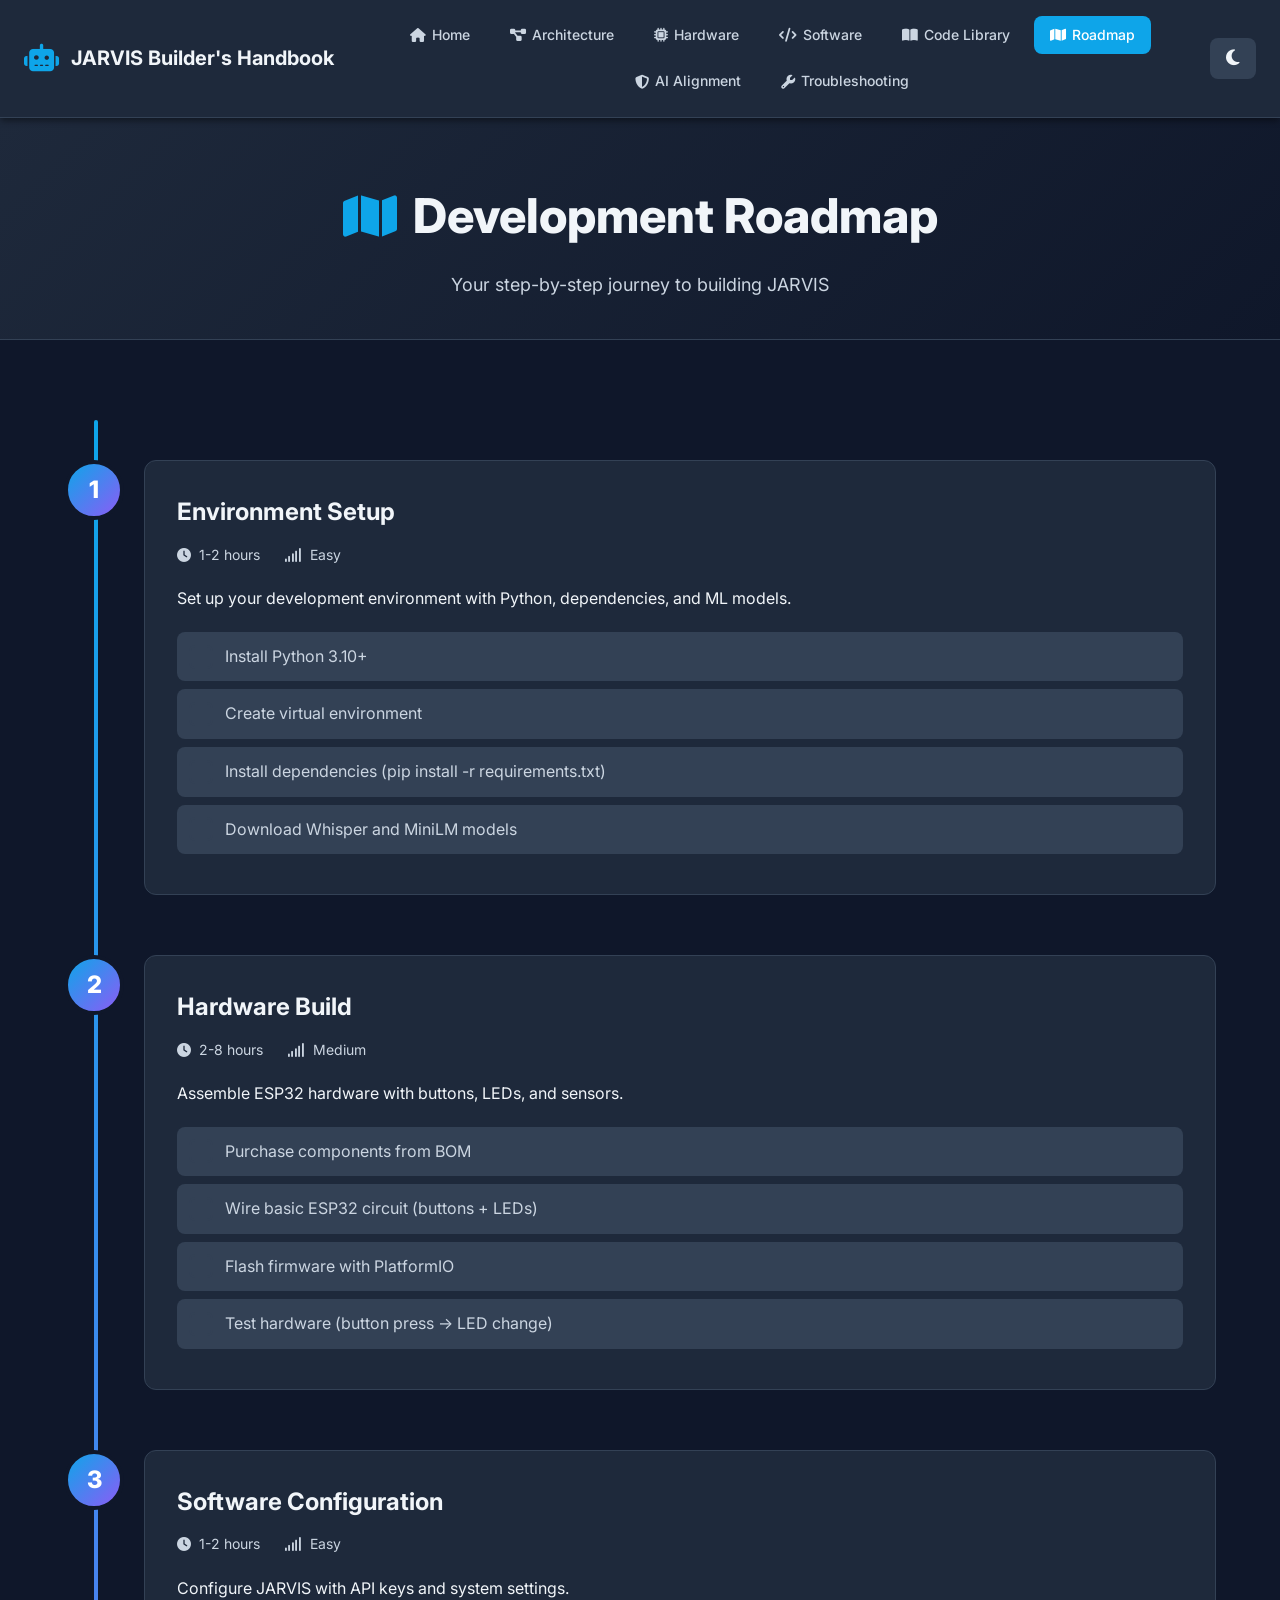
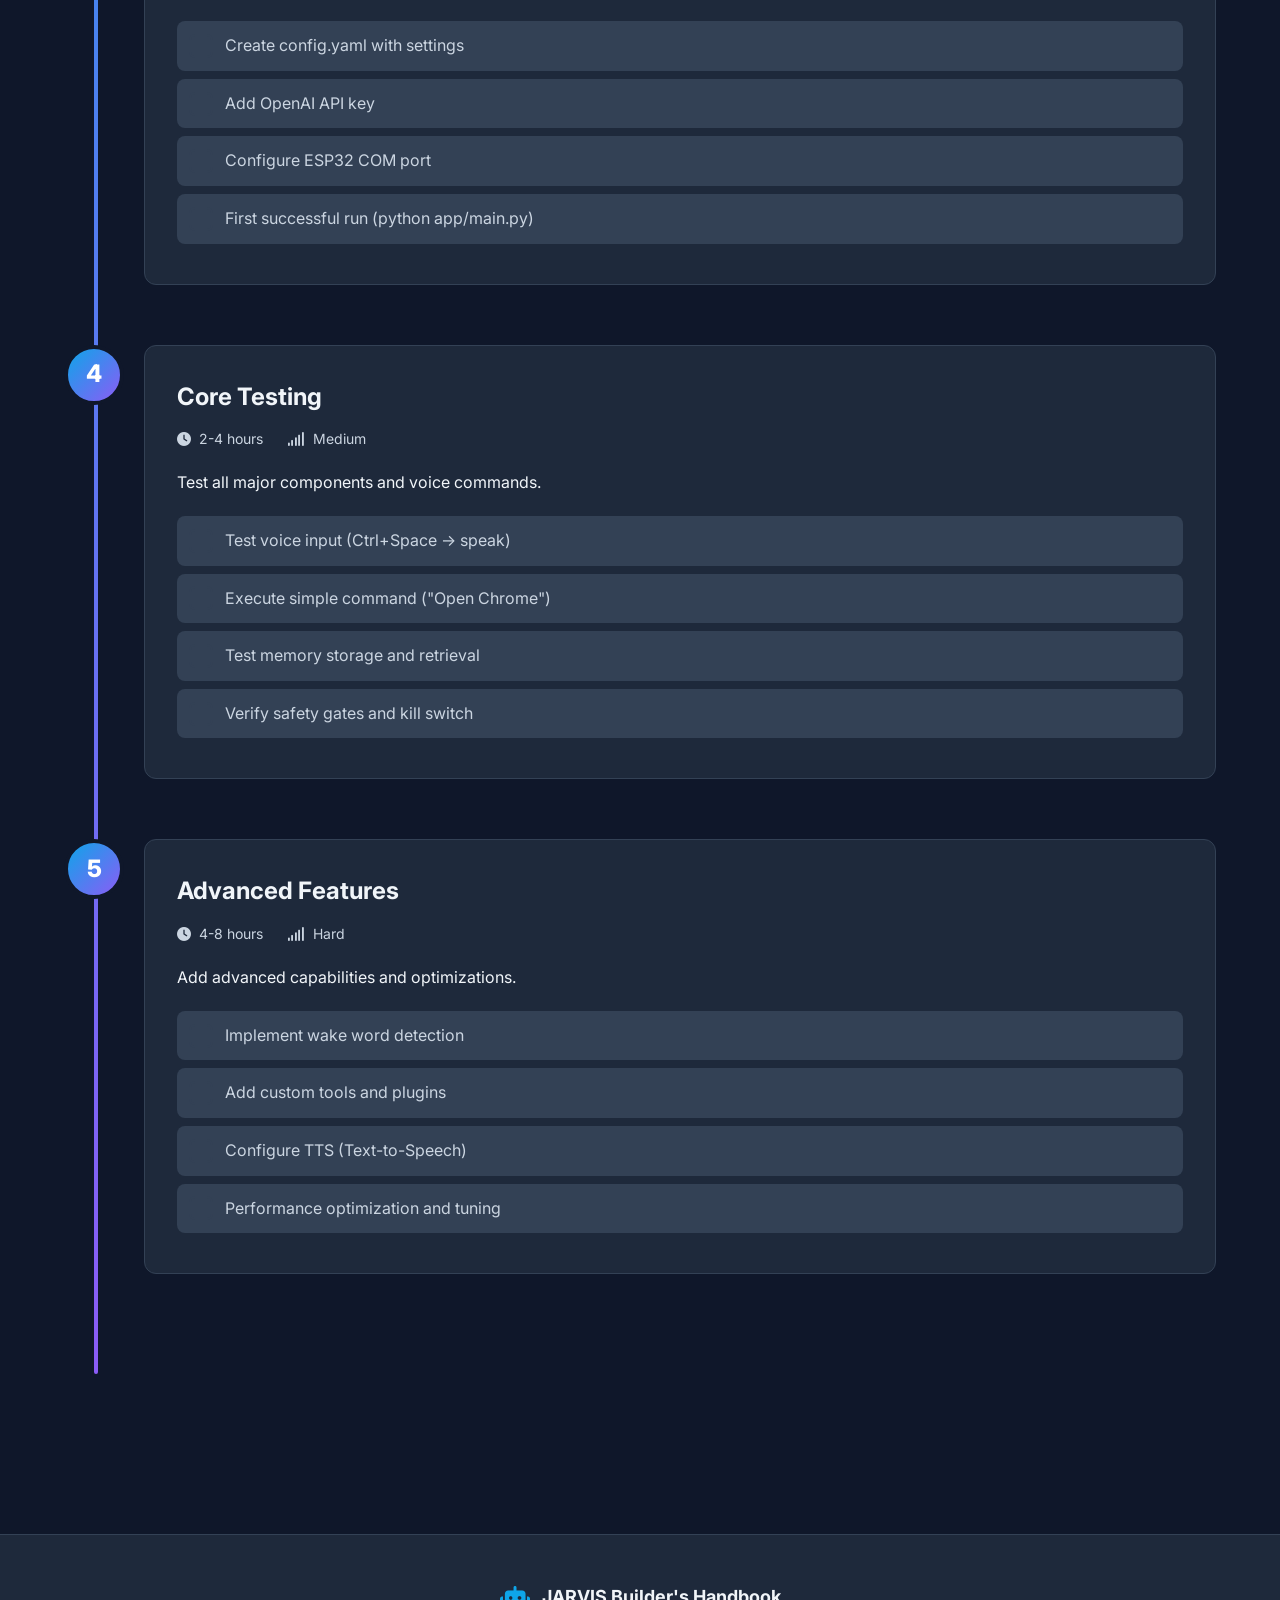
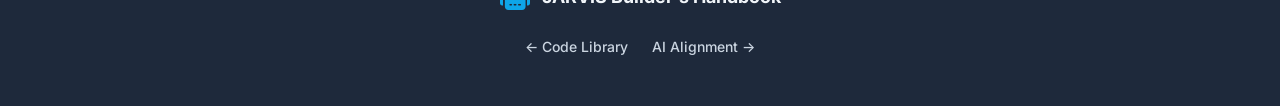
<file: roadmap.html>
<!DOCTYPE html>
<html lang="en">
<head>
    <meta charset="UTF-8">
    <meta name="viewport" content="width=device-width, initial-scale=1.0">
    <title>Development Roadmap - JARVIS Builder's Handbook</title>
    <link rel="stylesheet" href="css/style.css">
    <link rel="stylesheet" href="css/components.css">
    <link rel="stylesheet" href="https://cdnjs.cloudflare.com/ajax/libs/font-awesome/6.4.0/css/all.min.css">
    <link href="https://fonts.googleapis.com/css2?family=Inter:wght@300;400;500;600;700;800&family=JetBrains+Mono:wght@400;500;600&display=swap" rel="stylesheet">
</head>
<body>
    <nav class="navbar">
        <div class="nav-container">
            <div class="nav-logo">
                <i class="fas fa-robot"></i>
                <span>JARVIS Builder's Handbook</span>
            </div>
            <div class="nav-links">
                <a href="index.html" class="nav-link"><i class="fas fa-home"></i> Home</a>
                <a href="architecture.html" class="nav-link"><i class="fas fa-project-diagram"></i> Architecture</a>
                <a href="hardware.html" class="nav-link"><i class="fas fa-microchip"></i> Hardware</a>
                <a href="software.html" class="nav-link"><i class="fas fa-code"></i> Software</a>
                <a href="code-library.html" class="nav-link"><i class="fas fa-book-open"></i> Code Library</a>
                <a href="roadmap.html" class="nav-link active"><i class="fas fa-map"></i> Roadmap</a>
                <a href="alignment.html" class="nav-link"><i class="fas fa-shield-alt"></i> AI Alignment</a>
                <a href="troubleshooting.html" class="nav-link"><i class="fas fa-wrench"></i> Troubleshooting</a>
            </div>
            <button class="theme-toggle" id="themeToggle"><i class="fas fa-moon"></i></button>
        </div>
    </nav>

    <section class="page-header">
        <div class="container">
            <h1><i class="fas fa-map"></i> Development Roadmap</h1>
            <p>Your step-by-step journey to building JARVIS</p>
        </div>
    </section>

    <section class="content-section">
        <div class="container">
            <div class="roadmap-timeline">
                <div class="roadmap-phase">
                    <div class="roadmap-marker">1</div>
                    <div class="roadmap-content">
                        <h3>Environment Setup</h3>
                        <div class="roadmap-meta">
                            <span class="roadmap-duration"><i class="fas fa-clock"></i> 1-2 hours</span>
                            <span class="roadmap-difficulty"><i class="fas fa-signal"></i> Easy</span>
                        </div>
                        <p>Set up your development environment with Python, dependencies, and ML models.</p>
                        <ul class="milestone-list">
                            <li class="milestone-item" data-milestone="python-setup">
                                <div class="milestone-checkbox"></div>
                                <span class="milestone-text">Install Python 3.10+</span>
                            </li>
                            <li class="milestone-item" data-milestone="venv">
                                <div class="milestone-checkbox"></div>
                                <span class="milestone-text">Create virtual environment</span>
                            </li>
                            <li class="milestone-item" data-milestone="dependencies">
                                <div class="milestone-checkbox"></div>
                                <span class="milestone-text">Install dependencies (pip install -r requirements.txt)</span>
                            </li>
                            <li class="milestone-item" data-milestone="models">
                                <div class="milestone-checkbox"></div>
                                <span class="milestone-text">Download Whisper and MiniLM models</span>
                            </li>
                        </ul>
                    </div>
                </div>

                <div class="roadmap-phase">
                    <div class="roadmap-marker">2</div>
                    <div class="roadmap-content">
                        <h3>Hardware Build</h3>
                        <div class="roadmap-meta">
                            <span class="roadmap-duration"><i class="fas fa-clock"></i> 2-8 hours</span>
                            <span class="roadmap-difficulty"><i class="fas fa-signal"></i> Medium</span>
                        </div>
                        <p>Assemble ESP32 hardware with buttons, LEDs, and sensors.</p>
                        <ul class="milestone-list">
                            <li class="milestone-item" data-milestone="bom">
                                <div class="milestone-checkbox"></div>
                                <span class="milestone-text">Purchase components from BOM</span>
                            </li>
                            <li class="milestone-item" data-milestone="basic-circuit">
                                <div class="milestone-checkbox"></div>
                                <span class="milestone-text">Wire basic ESP32 circuit (buttons + LEDs)</span>
                            </li>
                            <li class="milestone-item" data-milestone="firmware">
                                <div class="milestone-checkbox"></div>
                                <span class="milestone-text">Flash firmware with PlatformIO</span>
                            </li>
                            <li class="milestone-item" data-milestone="hw-test">
                                <div class="milestone-checkbox"></div>
                                <span class="milestone-text">Test hardware (button press → LED change)</span>
                            </li>
                        </ul>
                    </div>
                </div>

                <div class="roadmap-phase">
                    <div class="roadmap-marker">3</div>
                    <div class="roadmap-content">
                        <h3>Software Configuration</h3>
                        <div class="roadmap-meta">
                            <span class="roadmap-duration"><i class="fas fa-clock"></i> 1-2 hours</span>
                            <span class="roadmap-difficulty"><i class="fas fa-signal"></i> Easy</span>
                        </div>
                        <p>Configure JARVIS with API keys and system settings.</p>
                        <ul class="milestone-list">
                            <li class="milestone-item" data-milestone="config-file">
                                <div class="milestone-checkbox"></div>
                                <span class="milestone-text">Create config.yaml with settings</span>
                            </li>
                            <li class="milestone-item" data-milestone="api-key">
                                <div class="milestone-checkbox"></div>
                                <span class="milestone-text">Add OpenAI API key</span>
                            </li>
                            <li class="milestone-item" data-milestone="com-port">
                                <div class="milestone-checkbox"></div>
                                <span class="milestone-text">Configure ESP32 COM port</span>
                            </li>
                            <li class="milestone-item" data-milestone="first-run">
                                <div class="milestone-checkbox"></div>
                                <span class="milestone-text">First successful run (python app/main.py)</span>
                            </li>
                        </ul>
                    </div>
                </div>

                <div class="roadmap-phase">
                    <div class="roadmap-marker">4</div>
                    <div class="roadmap-content">
                        <h3>Core Testing</h3>
                        <div class="roadmap-meta">
                            <span class="roadmap-duration"><i class="fas fa-clock"></i> 2-4 hours</span>
                            <span class="roadmap-difficulty"><i class="fas fa-signal"></i> Medium</span>
                        </div>
                        <p>Test all major components and voice commands.</p>
                        <ul class="milestone-list">
                            <li class="milestone-item" data-milestone="voice-test">
                                <div class="milestone-checkbox"></div>
                                <span class="milestone-text">Test voice input (Ctrl+Space → speak)</span>
                            </li>
                            <li class="milestone-item" data-milestone="command-test">
                                <div class="milestone-checkbox"></div>
                                <span class="milestone-text">Execute simple command ("Open Chrome")</span>
                            </li>
                            <li class="milestone-item" data-milestone="memory-test">
                                <div class="milestone-checkbox"></div>
                                <span class="milestone-text">Test memory storage and retrieval</span>
                            </li>
                            <li class="milestone-item" data-milestone="safety-test">
                                <div class="milestone-checkbox"></div>
                                <span class="milestone-text">Verify safety gates and kill switch</span>
                            </li>
                        </ul>
                    </div>
                </div>

                <div class="roadmap-phase">
                    <div class="roadmap-marker">5</div>
                    <div class="roadmap-content">
                        <h3>Advanced Features</h3>
                        <div class="roadmap-meta">
                            <span class="roadmap-duration"><i class="fas fa-clock"></i> 4-8 hours</span>
                            <span class="roadmap-difficulty"><i class="fas fa-signal"></i> Hard</span>
                        </div>
                        <p>Add advanced capabilities and optimizations.</p>
                        <ul class="milestone-list">
                            <li class="milestone-item" data-milestone="wake-word">
                                <div class="milestone-checkbox"></div>
                                <span class="milestone-text">Implement wake word detection</span>
                            </li>
                            <li class="milestone-item" data-milestone="custom-tools">
                                <div class="milestone-checkbox"></div>
                                <span class="milestone-text">Add custom tools and plugins</span>
                            </li>
                            <li class="milestone-item" data-milestone="tts">
                                <div class="milestone-checkbox"></div>
                                <span class="milestone-text">Configure TTS (Text-to-Speech)</span>
                            </li>
                            <li class="milestone-item" data-milestone="optimization">
                                <div class="milestone-checkbox"></div>
                                <span class="milestone-text">Performance optimization and tuning</span>
                            </li>
                        </ul>
                    </div>
                </div>
            </div>
        </div>
    </section>

    <footer class="footer">
        <div class="container">
            <div class="footer-content">
                <div class="footer-brand">
                    <i class="fas fa-robot"></i>
                    <span>JARVIS Builder's Handbook</span>
                </div>
                <div class="footer-links">
                    <a href="code-library.html">← Code Library</a>
                    <a href="alignment.html">AI Alignment →</a>
                </div>
            </div>
        </div>
    </footer>

    <script src="js/main.js"></script>
    <script>
        // Make milestones clickable
        document.querySelectorAll('.milestone-item').forEach(item => {
            item.addEventListener('click', function() {
                this.classList.toggle('completed');
                const milestone = this.getAttribute('data-milestone');
                const isCompleted = this.classList.contains('completed');
                
                // Save to localStorage
                const progress = JSON.parse(localStorage.getItem('jarvis-milestones') || '{}');
                progress[milestone] = isCompleted;
                localStorage.setItem('jarvis-milestones', JSON.stringify(progress));
                
                // Update global progress
                if (window.jarvisProgress) {
                    window.jarvisProgress.updateProgress();
                }
            });
        });
        
        // Load saved progress
        const savedProgress = JSON.parse(localStorage.getItem('jarvis-milestones') || '{}');
        Object.entries(savedProgress).forEach(([milestone, completed]) => {
            if (completed) {
                const item = document.querySelector(`[data-milestone="${milestone}"]`);
                if (item) item.classList.add('completed');
            }
        });
    </script>
</body>
</html>
</file>
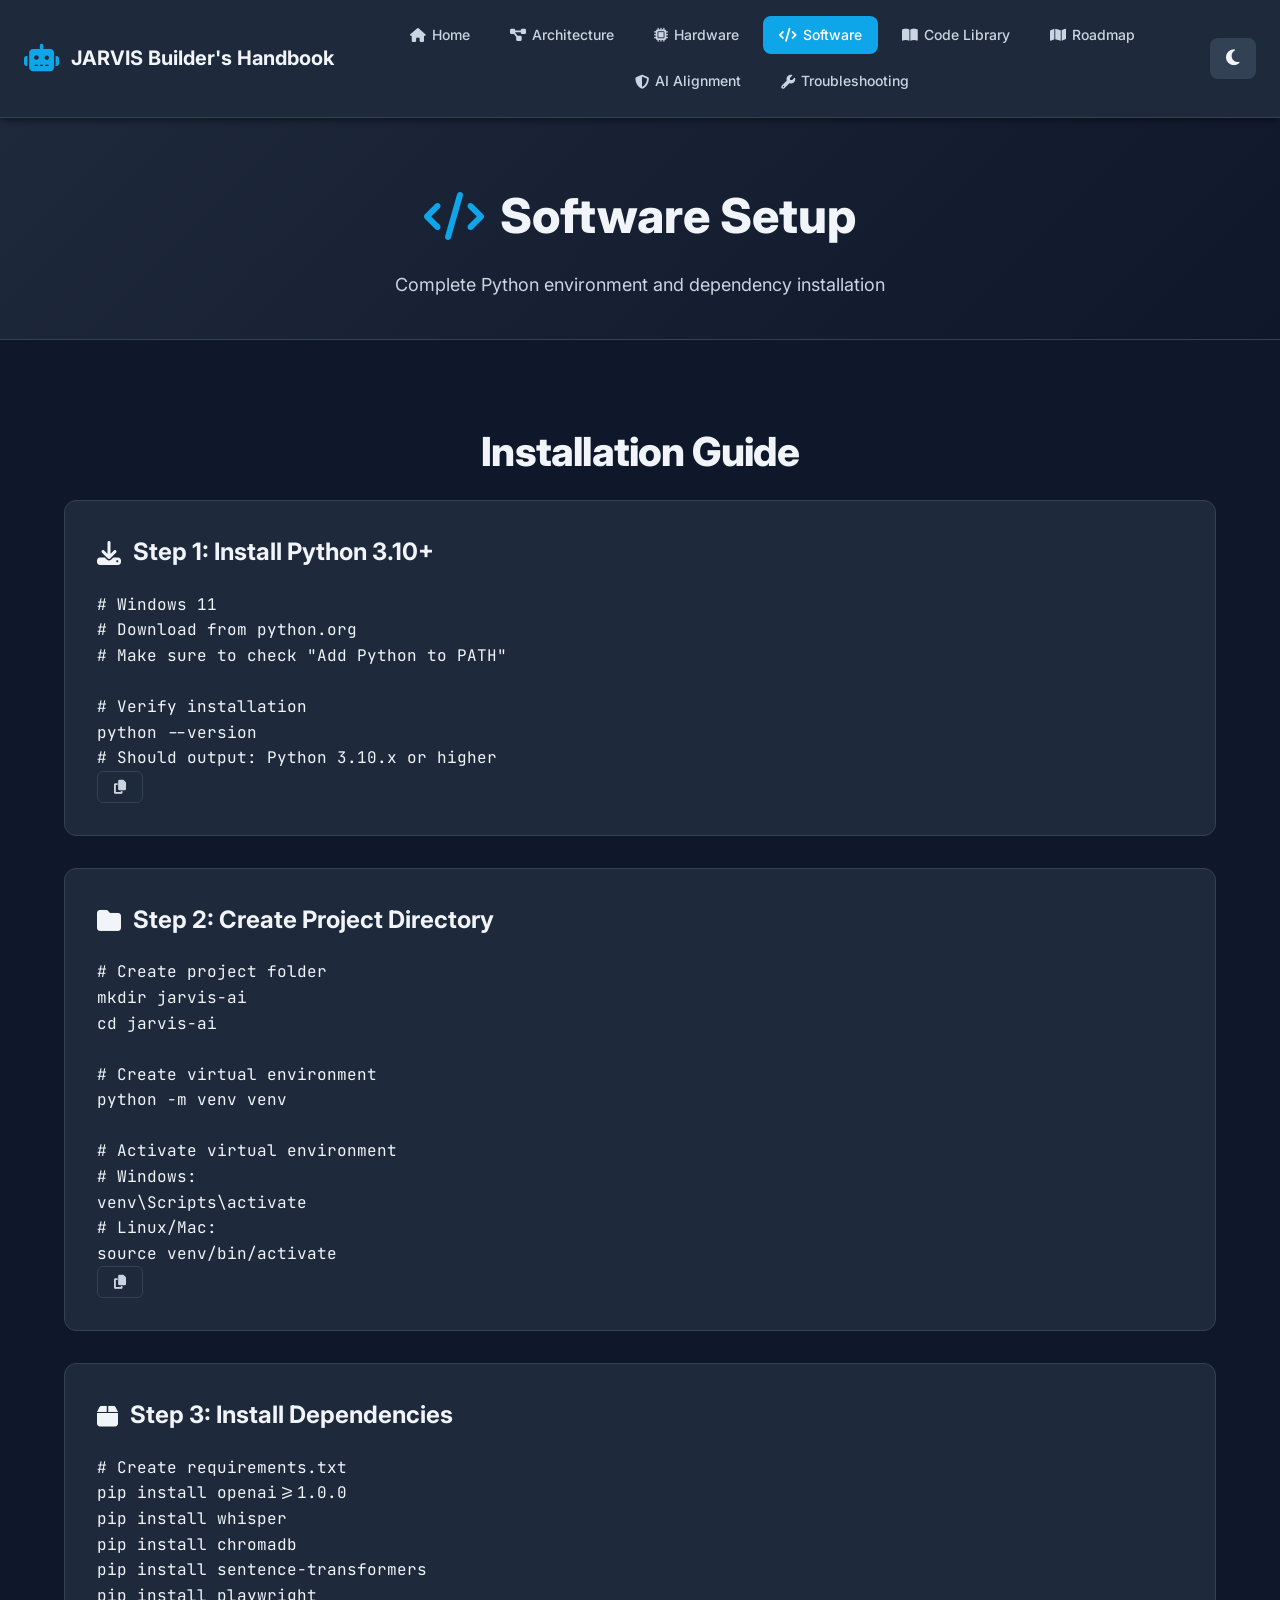
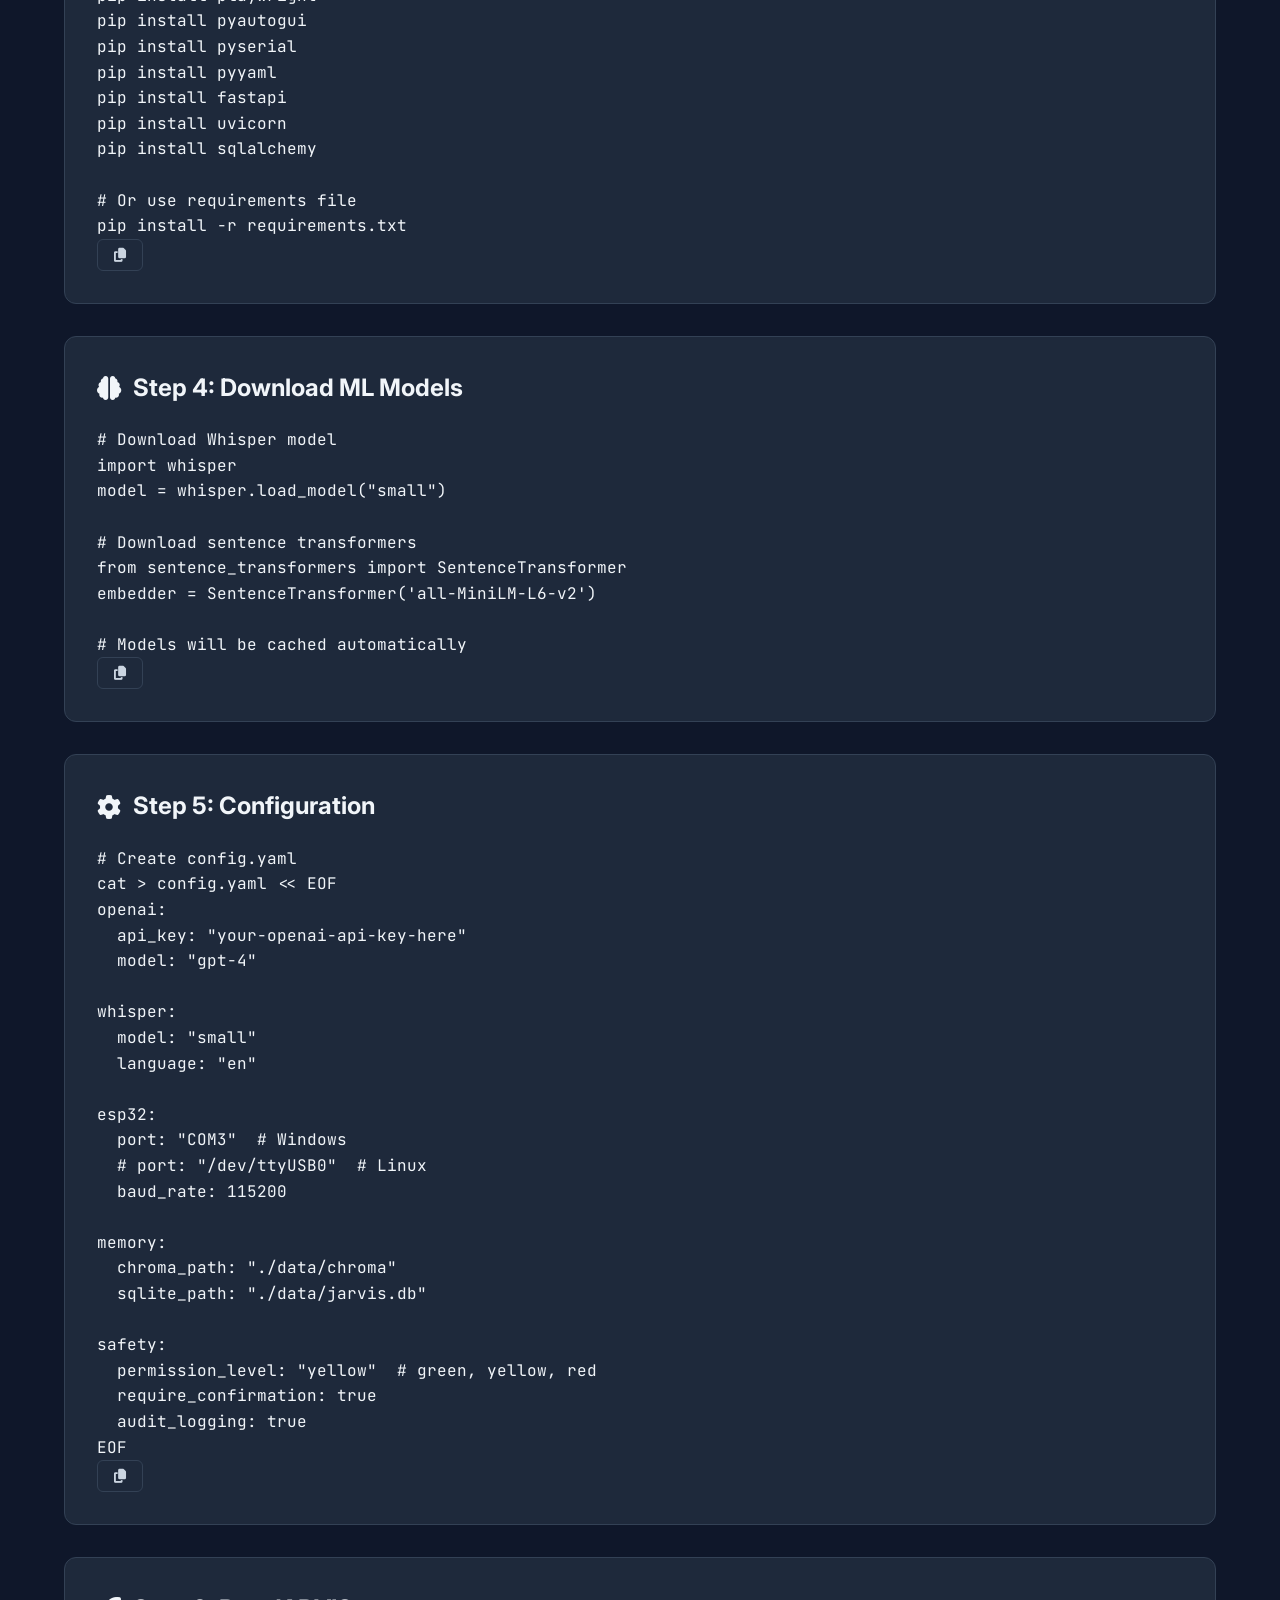
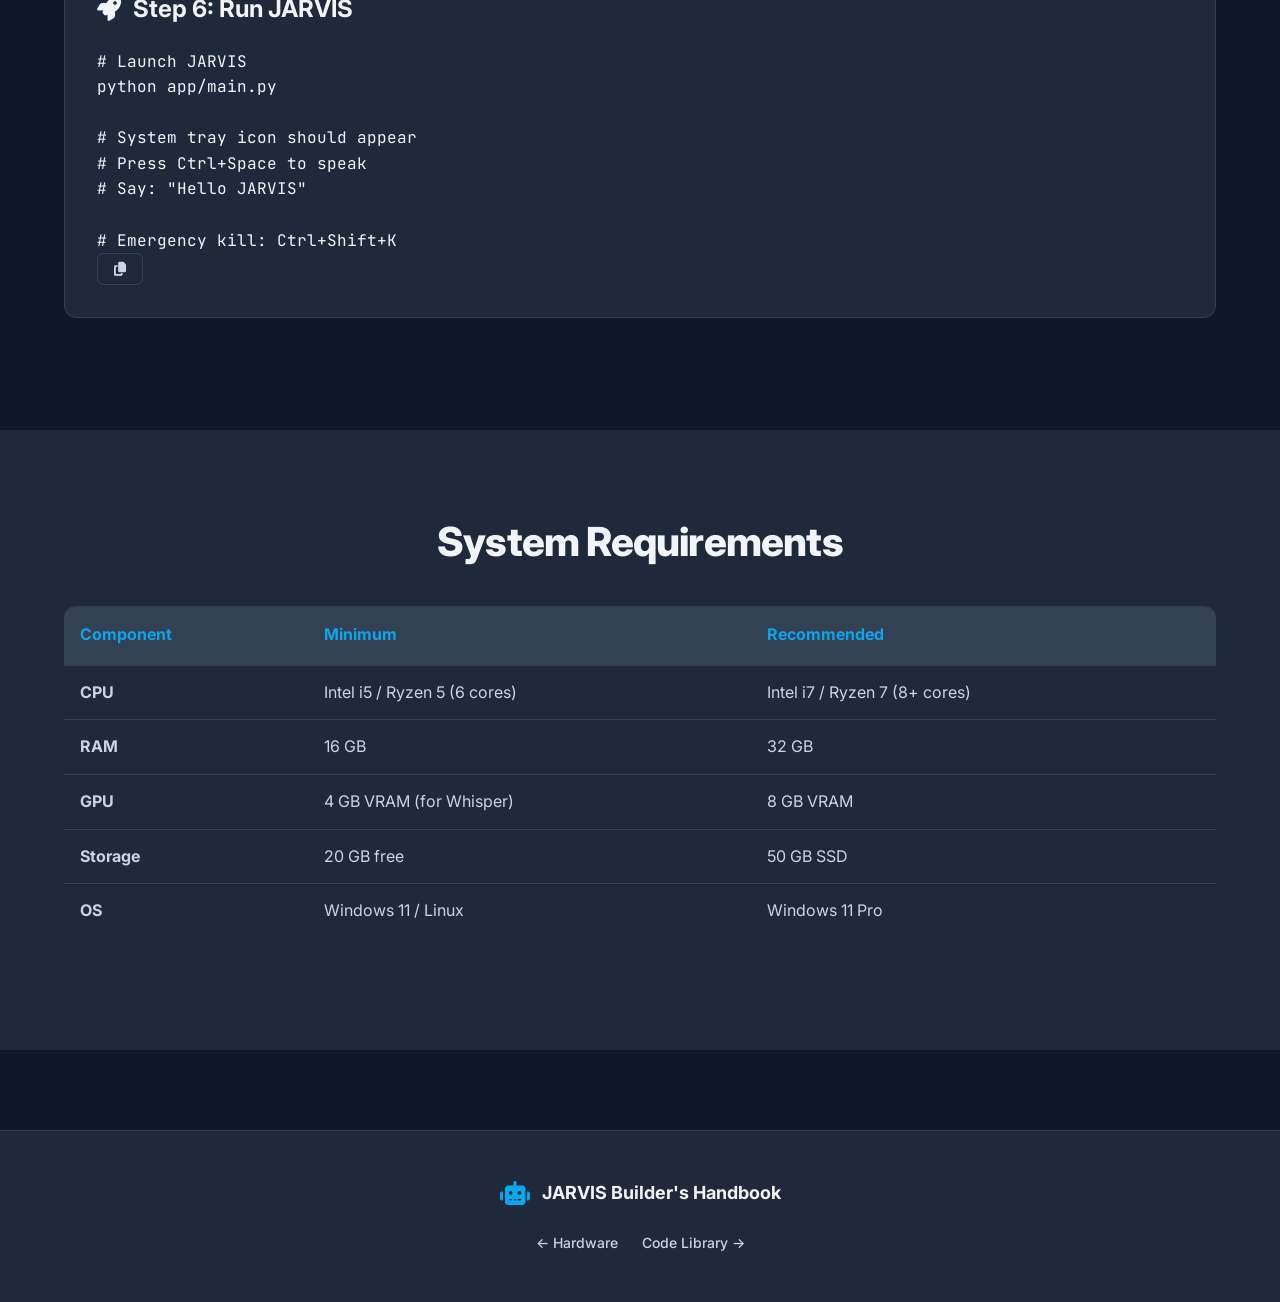
<file: software.html>
<!DOCTYPE html>
<html lang="en">
<head>
    <meta charset="UTF-8">
    <meta name="viewport" content="width=device-width, initial-scale=1.0">
    <title>Software Setup - JARVIS Builder's Handbook</title>
    <link rel="stylesheet" href="css/style.css">
    <link rel="stylesheet" href="css/components.css">
    <link rel="stylesheet" href="https://cdnjs.cloudflare.com/ajax/libs/font-awesome/6.4.0/css/all.min.css">
    <link href="https://fonts.googleapis.com/css2?family=Inter:wght@300;400;500;600;700;800&family=JetBrains+Mono:wght@400;500;600&display=swap" rel="stylesheet">
</head>
<body>
    <nav class="navbar">
        <div class="nav-container">
            <div class="nav-logo">
                <i class="fas fa-robot"></i>
                <span>JARVIS Builder's Handbook</span>
            </div>
            <div class="nav-links">
                <a href="index.html" class="nav-link"><i class="fas fa-home"></i> Home</a>
                <a href="architecture.html" class="nav-link"><i class="fas fa-project-diagram"></i> Architecture</a>
                <a href="hardware.html" class="nav-link"><i class="fas fa-microchip"></i> Hardware</a>
                <a href="software.html" class="nav-link active"><i class="fas fa-code"></i> Software</a>
                <a href="code-library.html" class="nav-link"><i class="fas fa-book-open"></i> Code Library</a>
                <a href="roadmap.html" class="nav-link"><i class="fas fa-map"></i> Roadmap</a>
                <a href="alignment.html" class="nav-link"><i class="fas fa-shield-alt"></i> AI Alignment</a>
                <a href="troubleshooting.html" class="nav-link"><i class="fas fa-wrench"></i> Troubleshooting</a>
            </div>
            <button class="theme-toggle" id="themeToggle"><i class="fas fa-moon"></i></button>
        </div>
    </nav>

    <section class="page-header">
        <div class="container">
            <h1><i class="fas fa-code"></i> Software Setup</h1>
            <p>Complete Python environment and dependency installation</p>
        </div>
    </section>

    <section class="content-section">
        <div class="container">
            <h2 class="section-title">Installation Guide</h2>
            
            <div class="code-category">
                <h3><i class="fas fa-download"></i> Step 1: Install Python 3.10+</h3>
                <pre><code># Windows 11
# Download from python.org
# Make sure to check "Add Python to PATH"

# Verify installation
python --version
# Should output: Python 3.10.x or higher</code></pre>
            </div>

            <div class="code-category">
                <h3><i class="fas fa-folder"></i> Step 2: Create Project Directory</h3>
                <pre><code># Create project folder
mkdir jarvis-ai
cd jarvis-ai

# Create virtual environment
python -m venv venv

# Activate virtual environment
# Windows:
venv\Scripts\activate
# Linux/Mac:
source venv/bin/activate</code></pre>
            </div>

            <div class="code-category">
                <h3><i class="fas fa-box"></i> Step 3: Install Dependencies</h3>
                <pre><code># Create requirements.txt
pip install openai>=1.0.0
pip install whisper
pip install chromadb
pip install sentence-transformers
pip install playwright
pip install pyautogui
pip install pyserial
pip install pyyaml
pip install fastapi
pip install uvicorn
pip install sqlalchemy

# Or use requirements file
pip install -r requirements.txt</code></pre>
            </div>

            <div class="code-category">
                <h3><i class="fas fa-brain"></i> Step 4: Download ML Models</h3>
                <pre><code># Download Whisper model
import whisper
model = whisper.load_model("small")

# Download sentence transformers
from sentence_transformers import SentenceTransformer
embedder = SentenceTransformer('all-MiniLM-L6-v2')

# Models will be cached automatically</code></pre>
            </div>

            <div class="code-category">
                <h3><i class="fas fa-cog"></i> Step 5: Configuration</h3>
                <pre><code># Create config.yaml
cat > config.yaml << EOF
openai:
  api_key: "your-openai-api-key-here"
  model: "gpt-4"

whisper:
  model: "small"
  language: "en"

esp32:
  port: "COM3"  # Windows
  # port: "/dev/ttyUSB0"  # Linux
  baud_rate: 115200

memory:
  chroma_path: "./data/chroma"
  sqlite_path: "./data/jarvis.db"

safety:
  permission_level: "yellow"  # green, yellow, red
  require_confirmation: true
  audit_logging: true
EOF</code></pre>
            </div>

            <div class="code-category">
                <h3><i class="fas fa-rocket"></i> Step 6: Run JARVIS</h3>
                <pre><code># Launch JARVIS
python app/main.py

# System tray icon should appear
# Press Ctrl+Space to speak
# Say: "Hello JARVIS"

# Emergency kill: Ctrl+Shift+K</code></pre>
            </div>
        </div>
    </section>

    <section class="content-section alt-bg">
        <div class="container">
            <h2 class="section-title">System Requirements</h2>
            
            <table class="bom-table">
                <thead>
                    <tr>
                        <th>Component</th>
                        <th>Minimum</th>
                        <th>Recommended</th>
                    </tr>
                </thead>
                <tbody>
                    <tr>
                        <td><strong>CPU</strong></td>
                        <td>Intel i5 / Ryzen 5 (6 cores)</td>
                        <td>Intel i7 / Ryzen 7 (8+ cores)</td>
                    </tr>
                    <tr>
                        <td><strong>RAM</strong></td>
                        <td>16 GB</td>
                        <td>32 GB</td>
                    </tr>
                    <tr>
                        <td><strong>GPU</strong></td>
                        <td>4 GB VRAM (for Whisper)</td>
                        <td>8 GB VRAM</td>
                    </tr>
                    <tr>
                        <td><strong>Storage</strong></td>
                        <td>20 GB free</td>
                        <td>50 GB SSD</td>
                    </tr>
                    <tr>
                        <td><strong>OS</strong></td>
                        <td>Windows 11 / Linux</td>
                        <td>Windows 11 Pro</td>
                    </tr>
                </tbody>
            </table>
        </div>
    </section>

    <footer class="footer">
        <div class="container">
            <div class="footer-content">
                <div class="footer-brand">
                    <i class="fas fa-robot"></i>
                    <span>JARVIS Builder's Handbook</span>
                </div>
                <div class="footer-links">
                    <a href="hardware.html">← Hardware</a>
                    <a href="code-library.html">Code Library →</a>
                </div>
            </div>
        </div>
    </footer>

    <script src="js/main.js"></script>
</body>
</html>
</file>
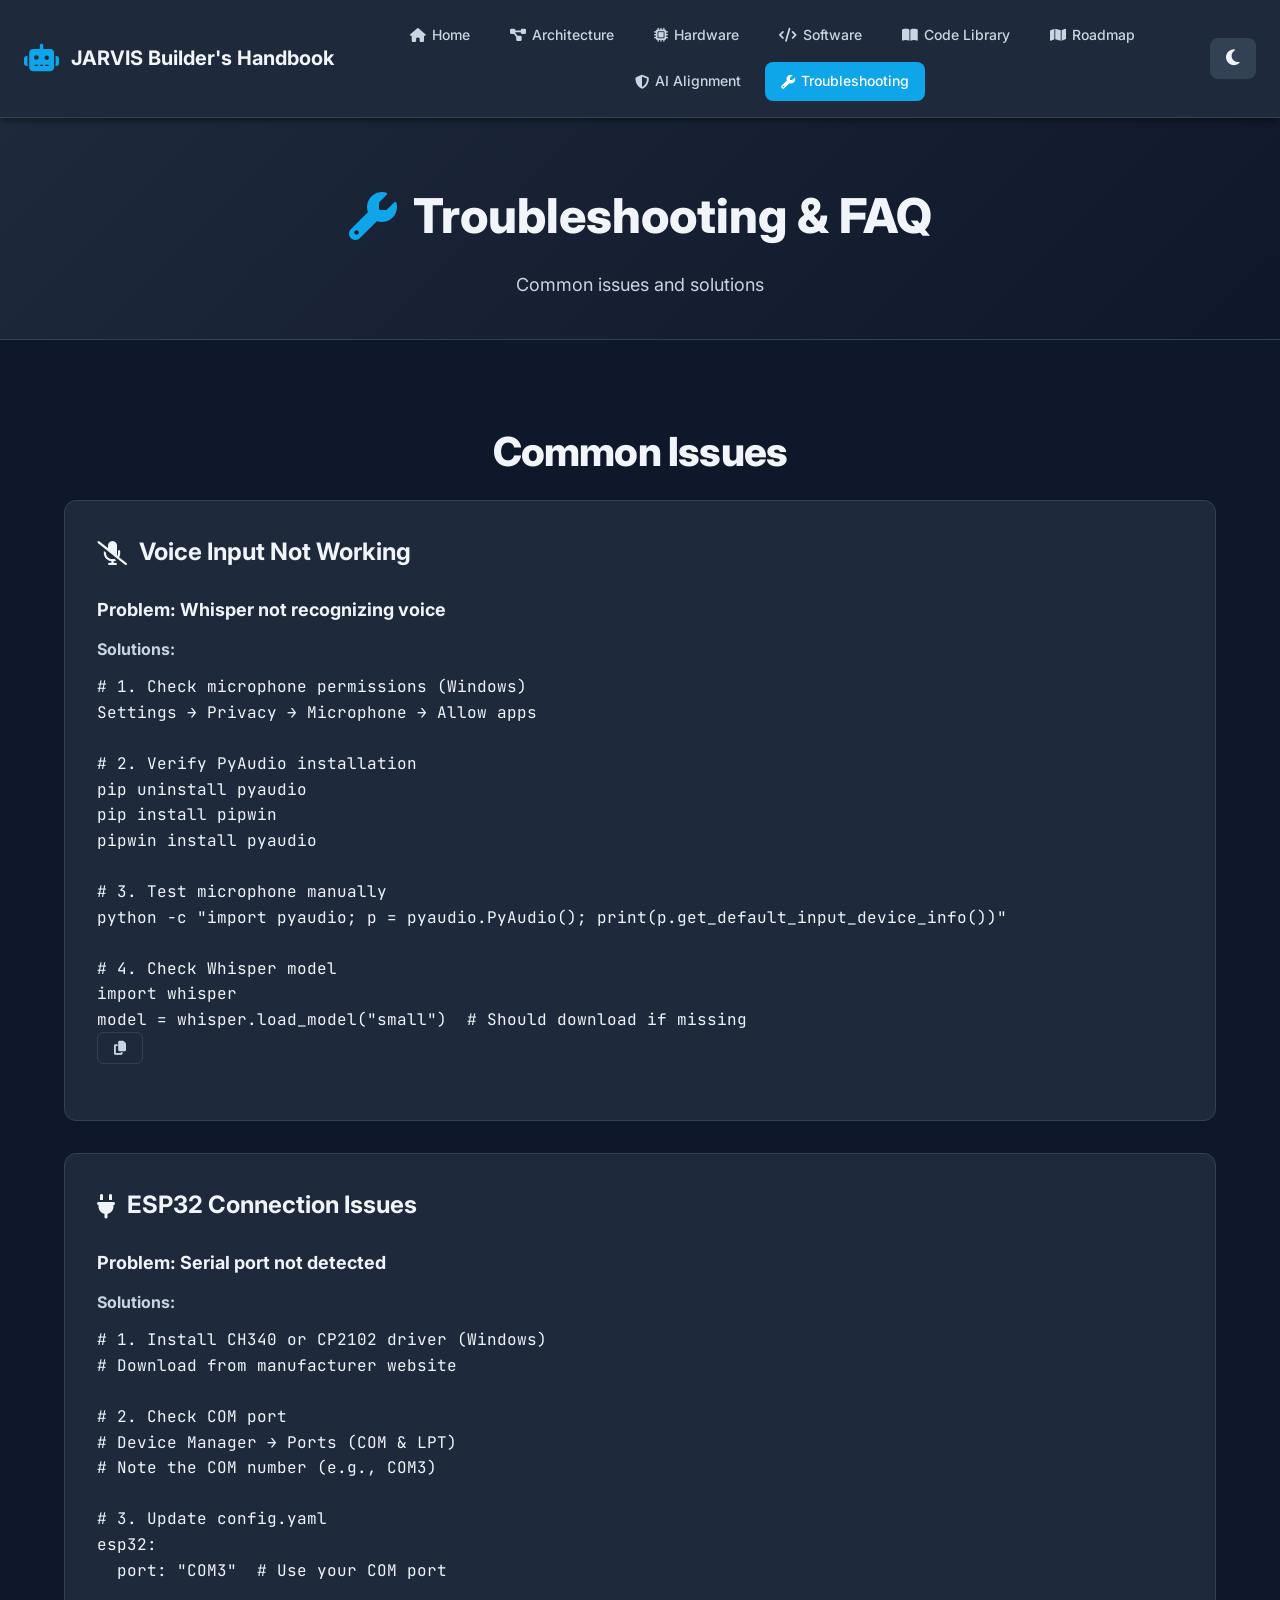
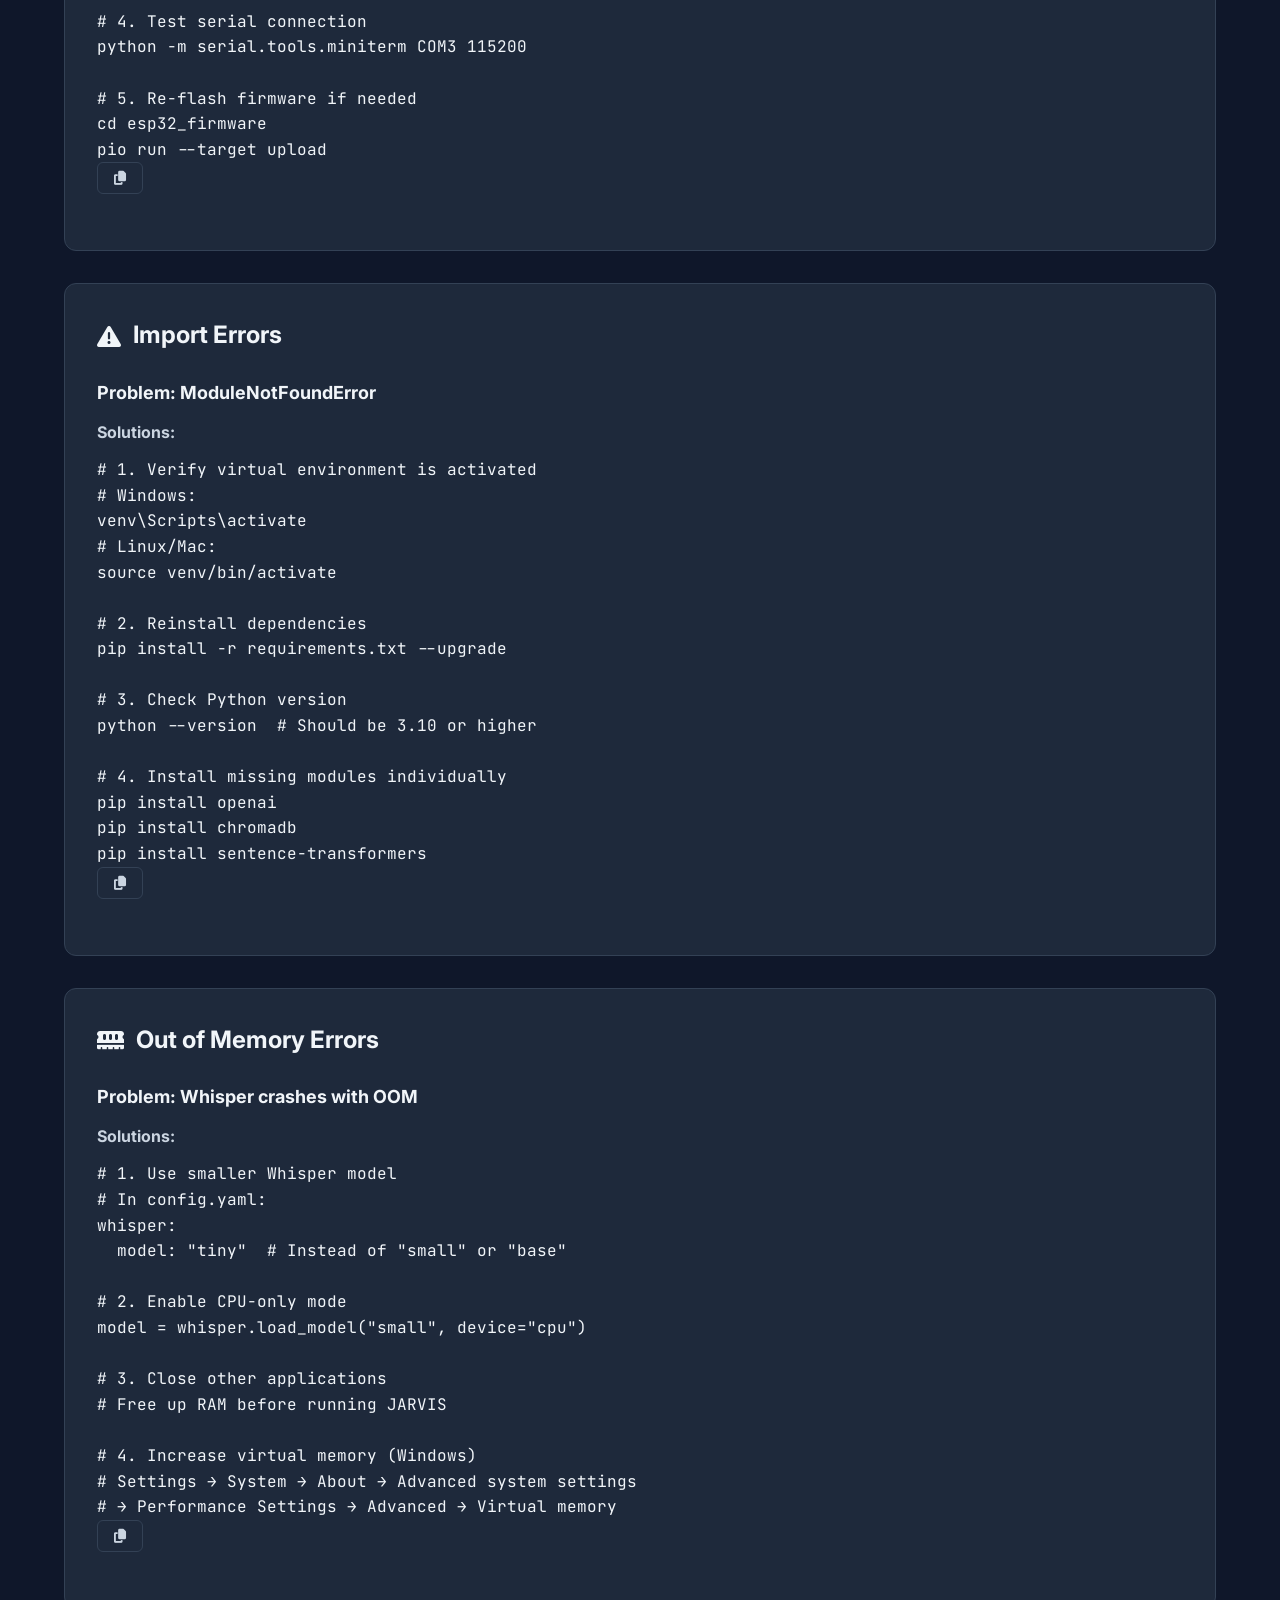
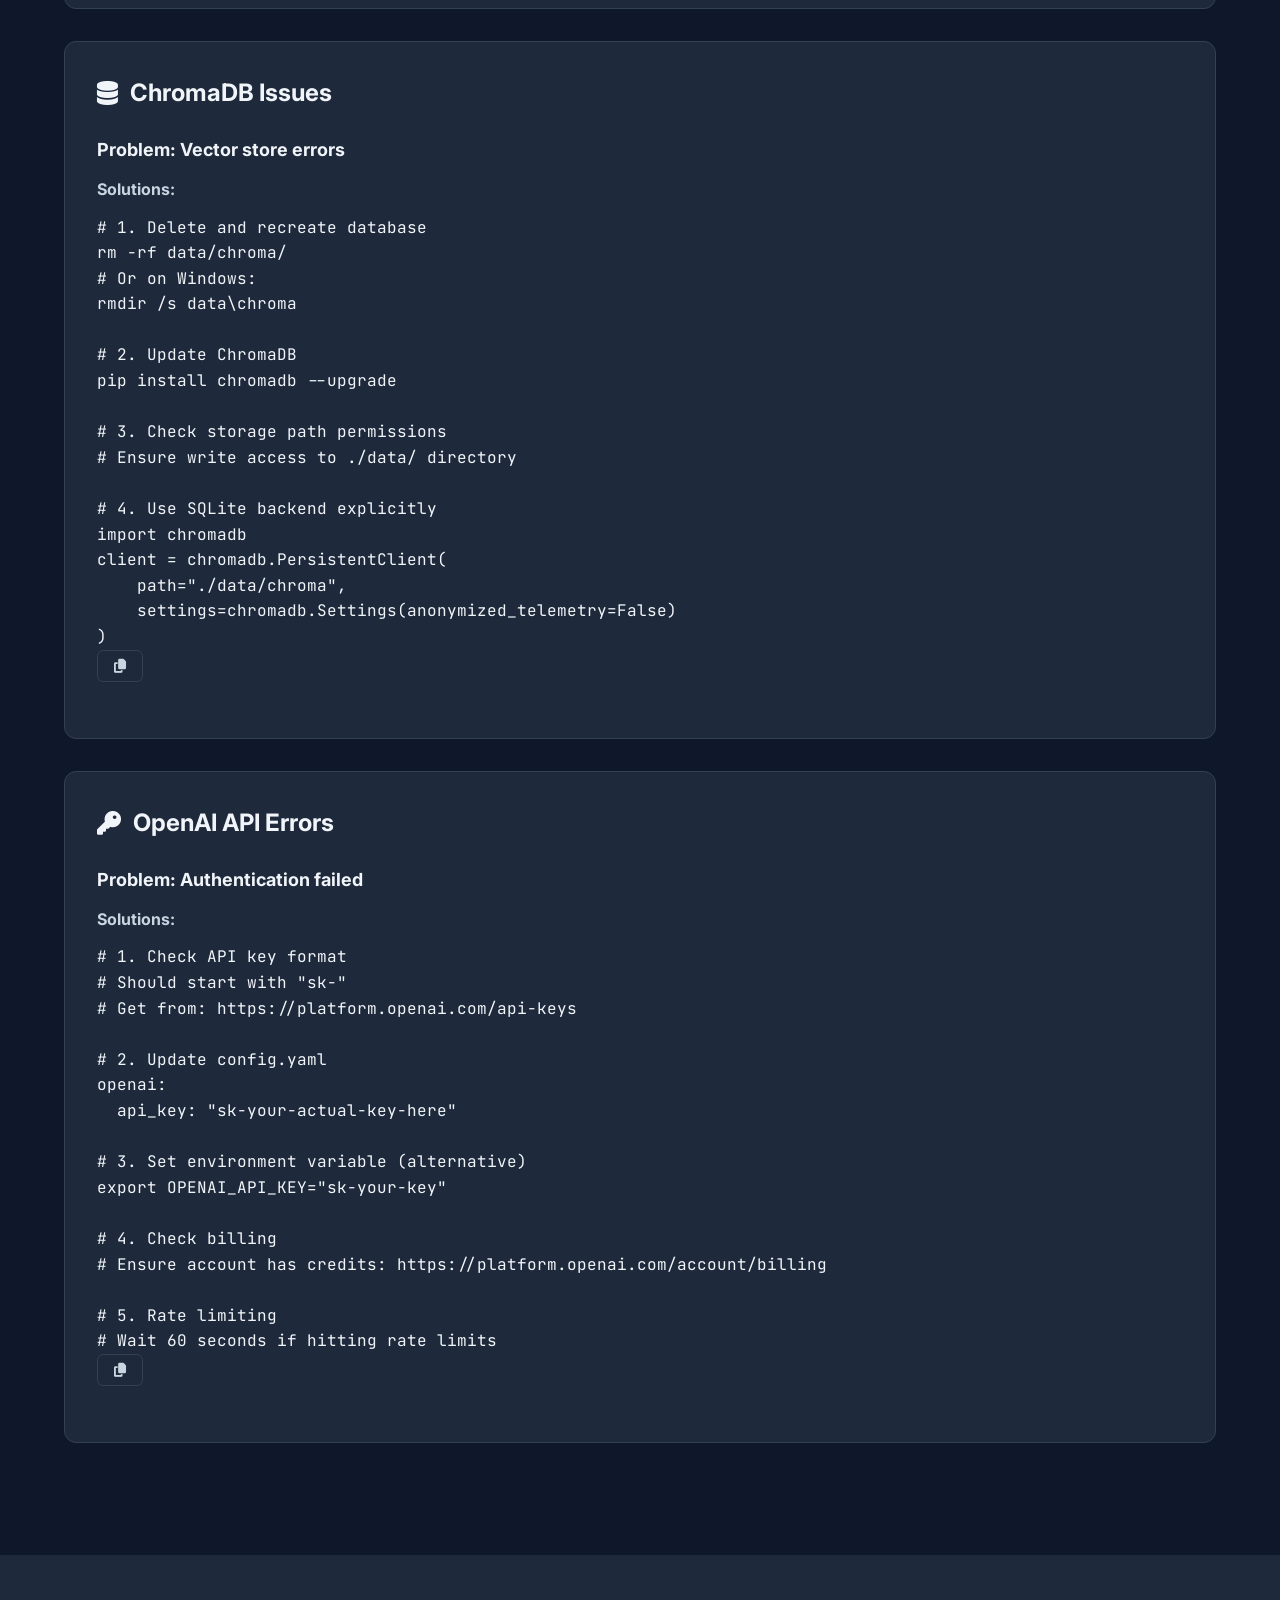
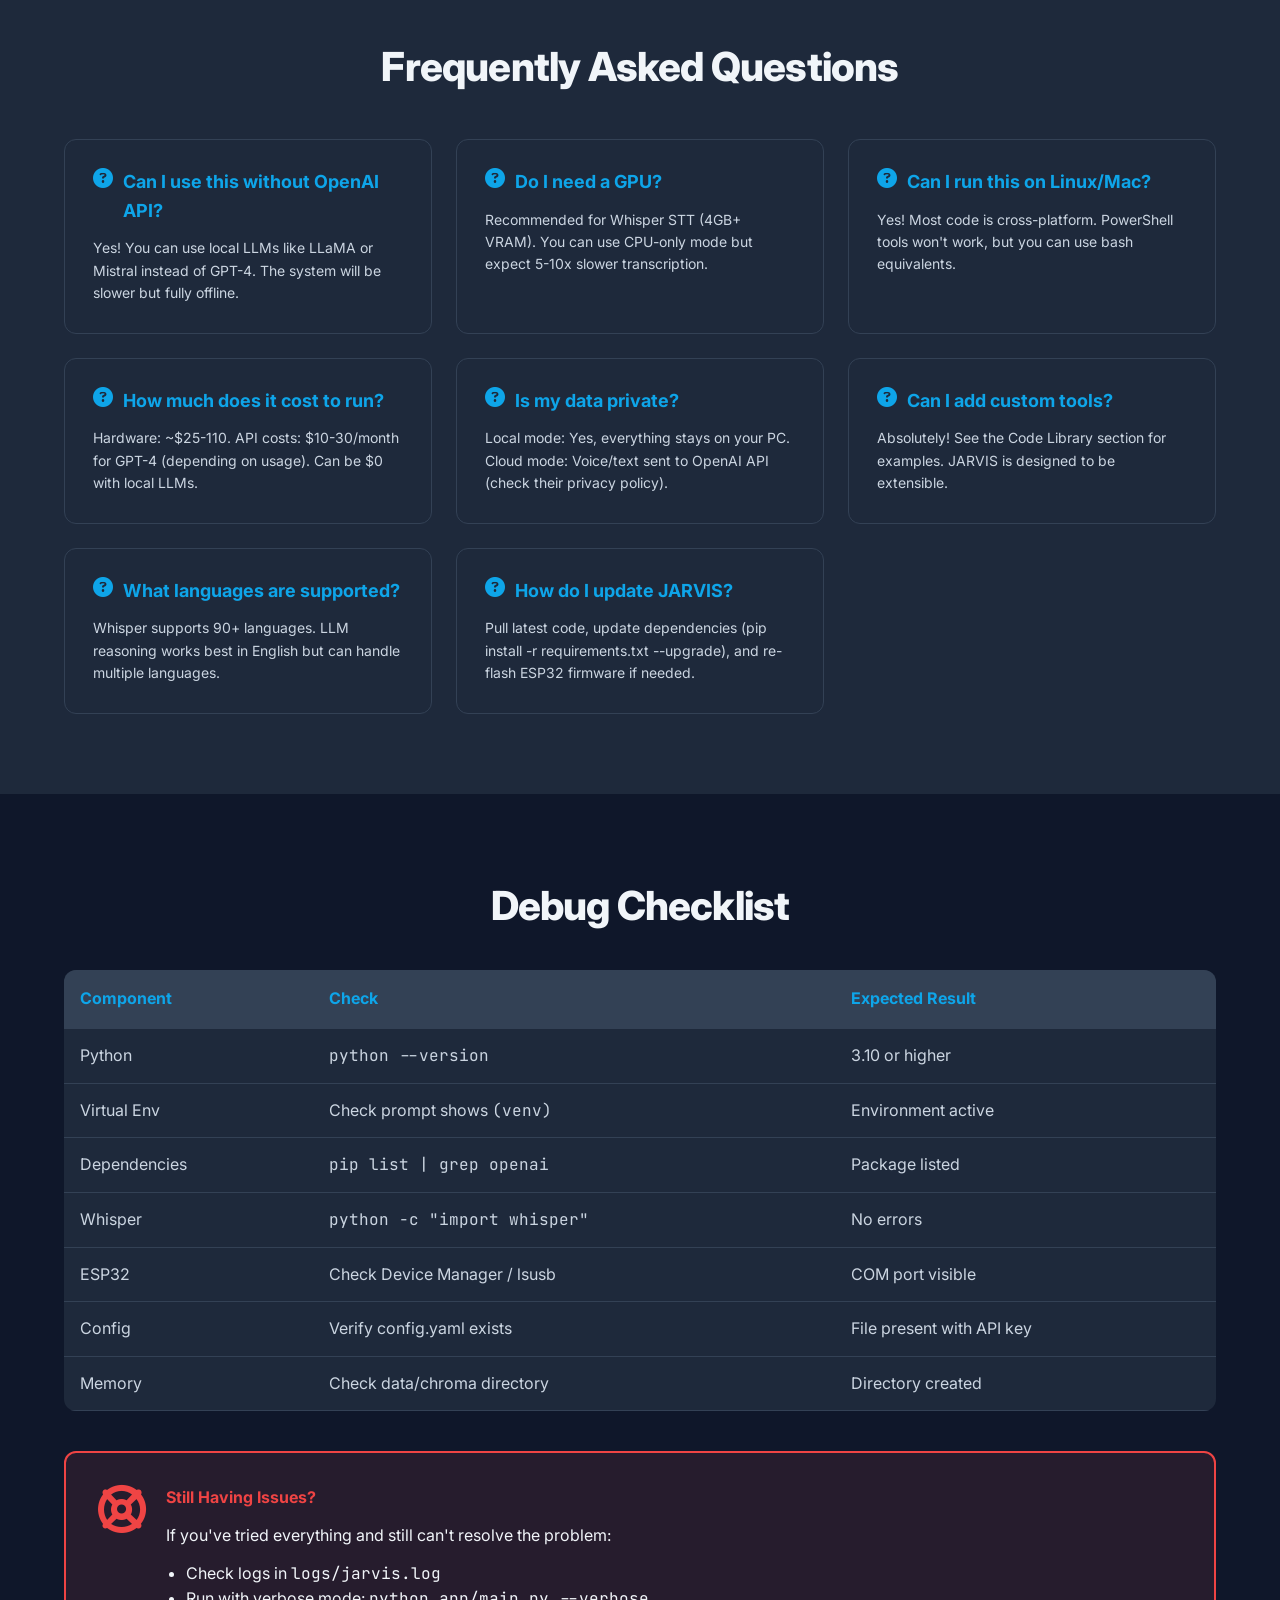
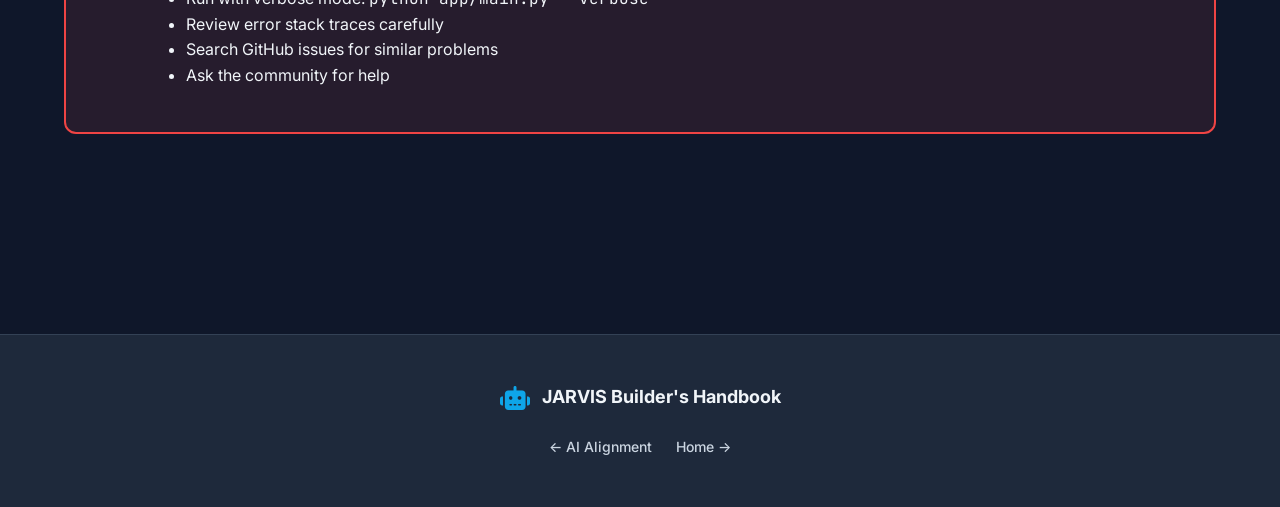
<file: troubleshooting.html>
<!DOCTYPE html>
<html lang="en">
<head>
    <meta charset="UTF-8">
    <meta name="viewport" content="width=device-width, initial-scale=1.0">
    <title>Troubleshooting - JARVIS Builder's Handbook</title>
    <link rel="stylesheet" href="css/style.css">
    <link rel="stylesheet" href="css/components.css">
    <link rel="stylesheet" href="https://cdnjs.cloudflare.com/ajax/libs/font-awesome/6.4.0/css/all.min.css">
    <link href="https://fonts.googleapis.com/css2?family=Inter:wght@300;400;500;600;700;800&family=JetBrains+Mono:wght@400;500;600&display=swap" rel="stylesheet">
</head>
<body>
    <nav class="navbar">
        <div class="nav-container">
            <div class="nav-logo">
                <i class="fas fa-robot"></i>
                <span>JARVIS Builder's Handbook</span>
            </div>
            <div class="nav-links">
                <a href="index.html" class="nav-link"><i class="fas fa-home"></i> Home</a>
                <a href="architecture.html" class="nav-link"><i class="fas fa-project-diagram"></i> Architecture</a>
                <a href="hardware.html" class="nav-link"><i class="fas fa-microchip"></i> Hardware</a>
                <a href="software.html" class="nav-link"><i class="fas fa-code"></i> Software</a>
                <a href="code-library.html" class="nav-link"><i class="fas fa-book-open"></i> Code Library</a>
                <a href="roadmap.html" class="nav-link"><i class="fas fa-map"></i> Roadmap</a>
                <a href="alignment.html" class="nav-link"><i class="fas fa-shield-alt"></i> AI Alignment</a>
                <a href="troubleshooting.html" class="nav-link active"><i class="fas fa-wrench"></i> Troubleshooting</a>
            </div>
            <button class="theme-toggle" id="themeToggle"><i class="fas fa-moon"></i></button>
        </div>
    </nav>

    <section class="page-header">
        <div class="container">
            <h1><i class="fas fa-wrench"></i> Troubleshooting & FAQ</h1>
            <p>Common issues and solutions</p>
        </div>
    </section>

    <section class="content-section">
        <div class="container">
            <h2 class="section-title">Common Issues</h2>

            <div class="code-category">
                <h3><i class="fas fa-microphone-slash"></i> Voice Input Not Working</h3>
                <div class="faq-item">
                    <h4>Problem: Whisper not recognizing voice</h4>
                    <p><strong>Solutions:</strong></p>
                    <pre><code># 1. Check microphone permissions (Windows)
Settings → Privacy → Microphone → Allow apps

# 2. Verify PyAudio installation
pip uninstall pyaudio
pip install pipwin
pipwin install pyaudio

# 3. Test microphone manually
python -c "import pyaudio; p = pyaudio.PyAudio(); print(p.get_default_input_device_info())"

# 4. Check Whisper model
import whisper
model = whisper.load_model("small")  # Should download if missing</code></pre>
                </div>
            </div>

            <div class="code-category">
                <h3><i class="fas fa-plug"></i> ESP32 Connection Issues</h3>
                <div class="faq-item">
                    <h4>Problem: Serial port not detected</h4>
                    <p><strong>Solutions:</strong></p>
                    <pre><code># 1. Install CH340 or CP2102 driver (Windows)
# Download from manufacturer website

# 2. Check COM port
# Device Manager → Ports (COM & LPT)
# Note the COM number (e.g., COM3)

# 3. Update config.yaml
esp32:
  port: "COM3"  # Use your COM port

# 4. Test serial connection
python -m serial.tools.miniterm COM3 115200

# 5. Re-flash firmware if needed
cd esp32_firmware
pio run --target upload</code></pre>
                </div>
            </div>

            <div class="code-category">
                <h3><i class="fas fa-exclamation-triangle"></i> Import Errors</h3>
                <div class="faq-item">
                    <h4>Problem: ModuleNotFoundError</h4>
                    <p><strong>Solutions:</strong></p>
                    <pre><code># 1. Verify virtual environment is activated
# Windows:
venv\Scripts\activate
# Linux/Mac:
source venv/bin/activate

# 2. Reinstall dependencies
pip install -r requirements.txt --upgrade

# 3. Check Python version
python --version  # Should be 3.10 or higher

# 4. Install missing modules individually
pip install openai
pip install chromadb
pip install sentence-transformers</code></pre>
                </div>
            </div>

            <div class="code-category">
                <h3><i class="fas fa-memory"></i> Out of Memory Errors</h3>
                <div class="faq-item">
                    <h4>Problem: Whisper crashes with OOM</h4>
                    <p><strong>Solutions:</strong></p>
                    <pre><code># 1. Use smaller Whisper model
# In config.yaml:
whisper:
  model: "tiny"  # Instead of "small" or "base"

# 2. Enable CPU-only mode
model = whisper.load_model("small", device="cpu")

# 3. Close other applications
# Free up RAM before running JARVIS

# 4. Increase virtual memory (Windows)
# Settings → System → About → Advanced system settings
# → Performance Settings → Advanced → Virtual memory</code></pre>
                </div>
            </div>

            <div class="code-category">
                <h3><i class="fas fa-database"></i> ChromaDB Issues</h3>
                <div class="faq-item">
                    <h4>Problem: Vector store errors</h4>
                    <p><strong>Solutions:</strong></p>
                    <pre><code># 1. Delete and recreate database
rm -rf data/chroma/
# Or on Windows:
rmdir /s data\chroma

# 2. Update ChromaDB
pip install chromadb --upgrade

# 3. Check storage path permissions
# Ensure write access to ./data/ directory

# 4. Use SQLite backend explicitly
import chromadb
client = chromadb.PersistentClient(
    path="./data/chroma",
    settings=chromadb.Settings(anonymized_telemetry=False)
)</code></pre>
                </div>
            </div>

            <div class="code-category">
                <h3><i class="fas fa-key"></i> OpenAI API Errors</h3>
                <div class="faq-item">
                    <h4>Problem: Authentication failed</h4>
                    <p><strong>Solutions:</strong></p>
                    <pre><code># 1. Check API key format
# Should start with "sk-"
# Get from: https://platform.openai.com/api-keys

# 2. Update config.yaml
openai:
  api_key: "sk-your-actual-key-here"

# 3. Set environment variable (alternative)
export OPENAI_API_KEY="sk-your-key"

# 4. Check billing
# Ensure account has credits: https://platform.openai.com/account/billing

# 5. Rate limiting
# Wait 60 seconds if hitting rate limits</code></pre>
                </div>
            </div>
        </div>
    </section>

    <section class="content-section alt-bg">
        <div class="container">
            <h2 class="section-title">Frequently Asked Questions</h2>

            <div class="faq-grid">
                <div class="faq-card">
                    <h3><i class="fas fa-question-circle"></i> Can I use this without OpenAI API?</h3>
                    <p>Yes! You can use local LLMs like LLaMA or Mistral instead of GPT-4. The system will be slower but fully offline.</p>
                </div>

                <div class="faq-card">
                    <h3><i class="fas fa-question-circle"></i> Do I need a GPU?</h3>
                    <p>Recommended for Whisper STT (4GB+ VRAM). You can use CPU-only mode but expect 5-10x slower transcription.</p>
                </div>

                <div class="faq-card">
                    <h3><i class="fas fa-question-circle"></i> Can I run this on Linux/Mac?</h3>
                    <p>Yes! Most code is cross-platform. PowerShell tools won't work, but you can use bash equivalents.</p>
                </div>

                <div class="faq-card">
                    <h3><i class="fas fa-question-circle"></i> How much does it cost to run?</h3>
                    <p>Hardware: ~$25-110. API costs: $10-30/month for GPT-4 (depending on usage). Can be $0 with local LLMs.</p>
                </div>

                <div class="faq-card">
                    <h3><i class="fas fa-question-circle"></i> Is my data private?</h3>
                    <p>Local mode: Yes, everything stays on your PC. Cloud mode: Voice/text sent to OpenAI API (check their privacy policy).</p>
                </div>

                <div class="faq-card">
                    <h3><i class="fas fa-question-circle"></i> Can I add custom tools?</h3>
                    <p>Absolutely! See the Code Library section for examples. JARVIS is designed to be extensible.</p>
                </div>

                <div class="faq-card">
                    <h3><i class="fas fa-question-circle"></i> What languages are supported?</h3>
                    <p>Whisper supports 90+ languages. LLM reasoning works best in English but can handle multiple languages.</p>
                </div>

                <div class="faq-card">
                    <h3><i class="fas fa-question-circle"></i> How do I update JARVIS?</h3>
                    <p>Pull latest code, update dependencies (pip install -r requirements.txt --upgrade), and re-flash ESP32 firmware if needed.</p>
                </div>
            </div>
        </div>
    </section>

    <section class="content-section">
        <div class="container">
            <h2 class="section-title">Debug Checklist</h2>
            
            <table class="test-table">
                <thead>
                    <tr>
                        <th>Component</th>
                        <th>Check</th>
                        <th>Expected Result</th>
                    </tr>
                </thead>
                <tbody>
                    <tr>
                        <td>Python</td>
                        <td><code>python --version</code></td>
                        <td>3.10 or higher</td>
                    </tr>
                    <tr>
                        <td>Virtual Env</td>
                        <td>Check prompt shows <code>(venv)</code></td>
                        <td>Environment active</td>
                    </tr>
                    <tr>
                        <td>Dependencies</td>
                        <td><code>pip list | grep openai</code></td>
                        <td>Package listed</td>
                    </tr>
                    <tr>
                        <td>Whisper</td>
                        <td><code>python -c "import whisper"</code></td>
                        <td>No errors</td>
                    </tr>
                    <tr>
                        <td>ESP32</td>
                        <td>Check Device Manager / lsusb</td>
                        <td>COM port visible</td>
                    </tr>
                    <tr>
                        <td>Config</td>
                        <td>Verify config.yaml exists</td>
                        <td>File present with API key</td>
                    </tr>
                    <tr>
                        <td>Memory</td>
                        <td>Check data/chroma directory</td>
                        <td>Directory created</td>
                    </tr>
                </tbody>
            </table>

            <div class="warning-box">
                <i class="fas fa-life-ring"></i>
                <div>
                    <h4>Still Having Issues?</h4>
                    <p>If you've tried everything and still can't resolve the problem:</p>
                    <ul>
                        <li>Check logs in <code>logs/jarvis.log</code></li>
                        <li>Run with verbose mode: <code>python app/main.py --verbose</code></li>
                        <li>Review error stack traces carefully</li>
                        <li>Search GitHub issues for similar problems</li>
                        <li>Ask the community for help</li>
                    </ul>
                </div>
            </div>
        </div>
    </section>

    <footer class="footer">
        <div class="container">
            <div class="footer-content">
                <div class="footer-brand">
                    <i class="fas fa-robot"></i>
                    <span>JARVIS Builder's Handbook</span>
                </div>
                <div class="footer-links">
                    <a href="alignment.html">← AI Alignment</a>
                    <a href="index.html">Home →</a>
                </div>
            </div>
        </div>
    </footer>

    <script src="js/main.js"></script>
</body>
</html>
</file>
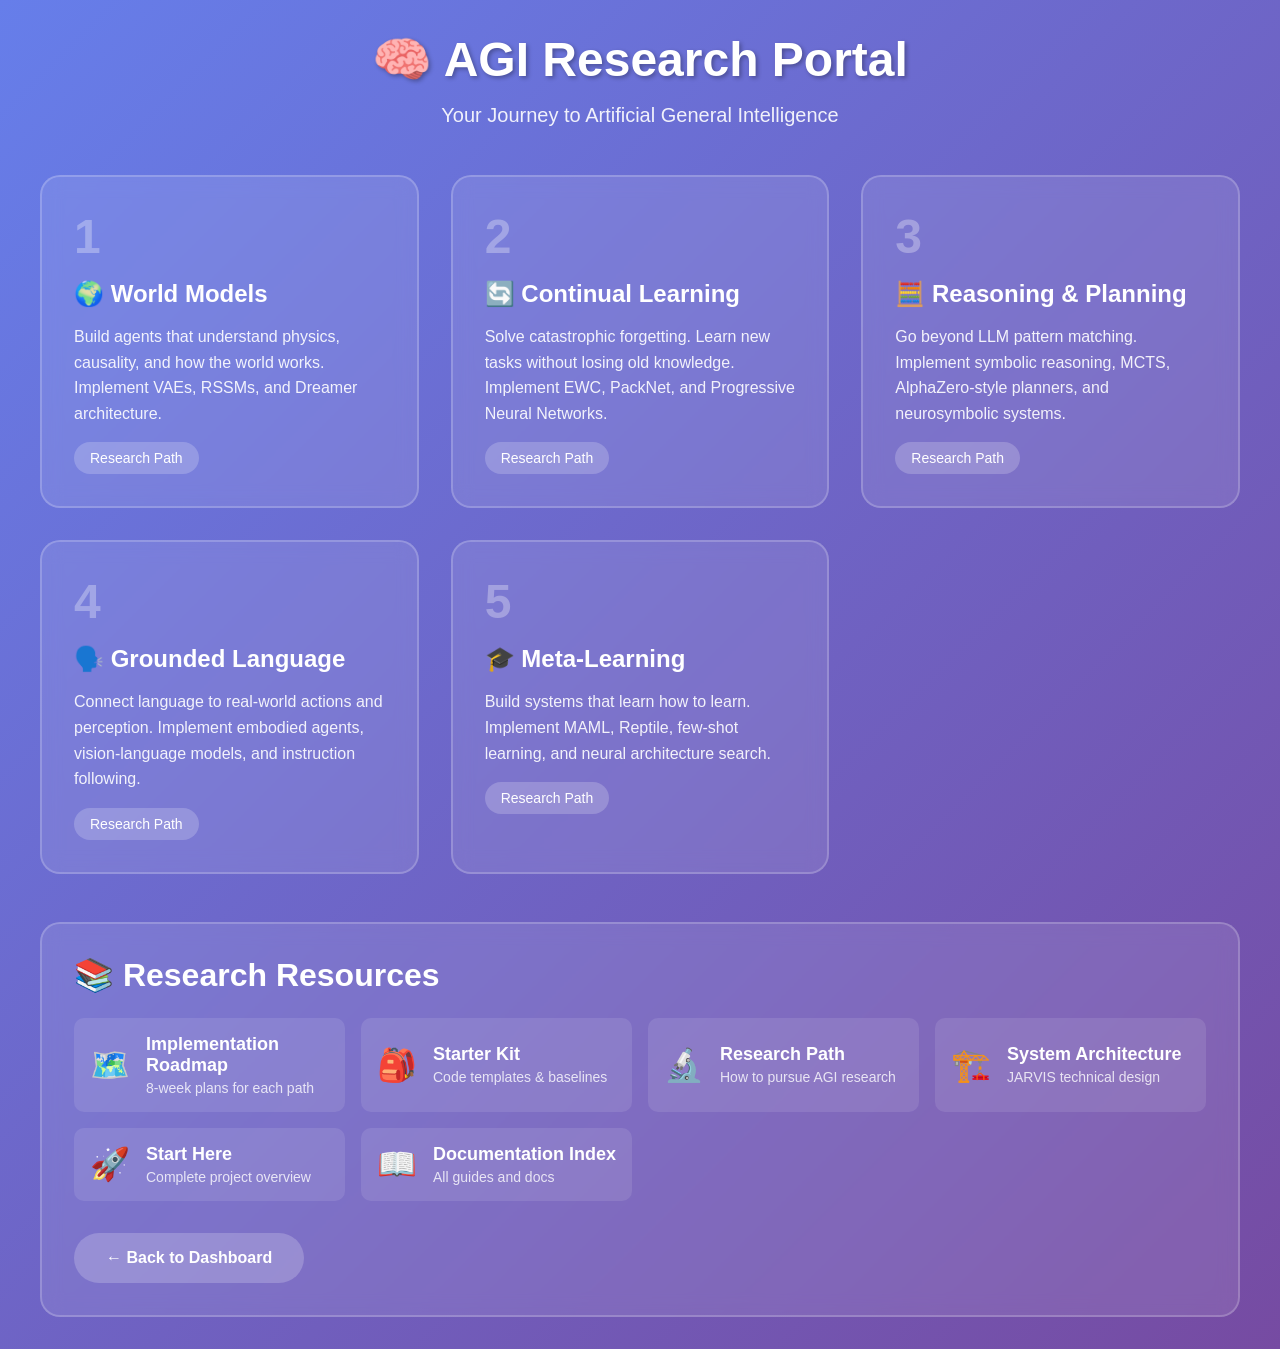
<file: web_dashboard/agi_portal.html>
<!DOCTYPE html>
<html lang="en">
<head>
    <meta charset="UTF-8">
    <meta name="viewport" content="width=device-width, initial-scale=1.0">
    <title>AGI Research Portal - JARVIS</title>
    <style>
        * {
            margin: 0;
            padding: 0;
            box-sizing: border-box;
        }

        body {
            font-family: 'Segoe UI', Tahoma, Geneva, Verdana, sans-serif;
            background: linear-gradient(135deg, #667eea 0%, #764ba2 100%);
            color: white;
            min-height: 100vh;
            display: flex;
            align-items: center;
            justify-content: center;
            padding: 2rem;
        }

        .container {
            max-width: 1200px;
            width: 100%;
        }

        header {
            text-align: center;
            margin-bottom: 3rem;
        }

        h1 {
            font-size: 3rem;
            margin-bottom: 1rem;
            text-shadow: 2px 2px 4px rgba(0, 0, 0, 0.3);
        }

        .subtitle {
            font-size: 1.25rem;
            opacity: 0.9;
        }

        .paths-grid {
            display: grid;
            grid-template-columns: repeat(auto-fit, minmax(300px, 1fr));
            gap: 2rem;
            margin-bottom: 3rem;
        }

        .path-card {
            background: rgba(255, 255, 255, 0.1);
            backdrop-filter: blur(10px);
            border-radius: 20px;
            padding: 2rem;
            transition: all 0.3s ease;
            border: 2px solid rgba(255, 255, 255, 0.2);
        }

        .path-card:hover {
            transform: translateY(-10px);
            background: rgba(255, 255, 255, 0.15);
            box-shadow: 0 20px 40px rgba(0, 0, 0, 0.3);
        }

        .path-number {
            font-size: 3rem;
            font-weight: bold;
            opacity: 0.3;
            margin-bottom: 1rem;
        }

        .path-title {
            font-size: 1.5rem;
            margin-bottom: 1rem;
            font-weight: 600;
        }

        .path-description {
            opacity: 0.9;
            line-height: 1.6;
            margin-bottom: 1rem;
        }

        .path-status {
            display: inline-block;
            padding: 0.5rem 1rem;
            background: rgba(255, 255, 255, 0.2);
            border-radius: 20px;
            font-size: 0.875rem;
        }

        .resources {
            background: rgba(255, 255, 255, 0.1);
            backdrop-filter: blur(10px);
            border-radius: 20px;
            padding: 2rem;
            border: 2px solid rgba(255, 255, 255, 0.2);
        }

        .resources h2 {
            font-size: 2rem;
            margin-bottom: 1.5rem;
        }

        .resource-list {
            display: grid;
            grid-template-columns: repeat(auto-fit, minmax(250px, 1fr));
            gap: 1rem;
        }

        .resource-link {
            display: flex;
            align-items: center;
            gap: 1rem;
            padding: 1rem;
            background: rgba(255, 255, 255, 0.1);
            border-radius: 10px;
            text-decoration: none;
            color: white;
            transition: all 0.3s ease;
        }

        .resource-link:hover {
            background: rgba(255, 255, 255, 0.2);
            transform: translateX(10px);
        }

        .resource-icon {
            font-size: 2rem;
        }

        .resource-info h3 {
            font-size: 1.125rem;
            margin-bottom: 0.25rem;
        }

        .resource-info p {
            font-size: 0.875rem;
            opacity: 0.8;
        }

        .back-button {
            display: inline-block;
            margin-top: 2rem;
            padding: 1rem 2rem;
            background: rgba(255, 255, 255, 0.2);
            border-radius: 50px;
            text-decoration: none;
            color: white;
            font-weight: 600;
            transition: all 0.3s ease;
        }

        .back-button:hover {
            background: rgba(255, 255, 255, 0.3);
            transform: scale(1.05);
        }

        @media (max-width: 768px) {
            h1 {
                font-size: 2rem;
            }

            .paths-grid {
                grid-template-columns: 1fr;
            }

            .resource-list {
                grid-template-columns: 1fr;
            }
        }
    </style>
</head>
<body>
    <div class="container">
        <header>
            <h1>🧠 AGI Research Portal</h1>
            <p class="subtitle">Your Journey to Artificial General Intelligence</p>
        </header>

        <div class="paths-grid">
            <div class="path-card">
                <div class="path-number">1</div>
                <div class="path-title">🌍 World Models</div>
                <div class="path-description">
                    Build agents that understand physics, causality, and how the world works. Implement VAEs, RSSMs, and Dreamer architecture.
                </div>
                <span class="path-status">Research Path</span>
            </div>

            <div class="path-card">
                <div class="path-number">2</div>
                <div class="path-title">🔄 Continual Learning</div>
                <div class="path-description">
                    Solve catastrophic forgetting. Learn new tasks without losing old knowledge. Implement EWC, PackNet, and Progressive Neural Networks.
                </div>
                <span class="path-status">Research Path</span>
            </div>

            <div class="path-card">
                <div class="path-number">3</div>
                <div class="path-title">🧮 Reasoning & Planning</div>
                <div class="path-description">
                    Go beyond LLM pattern matching. Implement symbolic reasoning, MCTS, AlphaZero-style planners, and neurosymbolic systems.
                </div>
                <span class="path-status">Research Path</span>
            </div>

            <div class="path-card">
                <div class="path-number">4</div>
                <div class="path-title">🗣️ Grounded Language</div>
                <div class="path-description">
                    Connect language to real-world actions and perception. Implement embodied agents, vision-language models, and instruction following.
                </div>
                <span class="path-status">Research Path</span>
            </div>

            <div class="path-card">
                <div class="path-number">5</div>
                <div class="path-title">🎓 Meta-Learning</div>
                <div class="path-description">
                    Build systems that learn how to learn. Implement MAML, Reptile, few-shot learning, and neural architecture search.
                </div>
                <span class="path-status">Research Path</span>
            </div>
        </div>

        <div class="resources">
            <h2>📚 Research Resources</h2>
            <div class="resource-list">
                <a href="../AGI_IMPLEMENTATION_ROADMAP.md" class="resource-link" target="_blank">
                    <div class="resource-icon">🗺️</div>
                    <div class="resource-info">
                        <h3>Implementation Roadmap</h3>
                        <p>8-week plans for each path</p>
                    </div>
                </a>

                <a href="../AGI_STARTER_KIT.md" class="resource-link" target="_blank">
                    <div class="resource-icon">🎒</div>
                    <div class="resource-info">
                        <h3>Starter Kit</h3>
                        <p>Code templates & baselines</p>
                    </div>
                </a>

                <a href="../AGI_RESEARCH_PATH.md" class="resource-link" target="_blank">
                    <div class="resource-icon">🔬</div>
                    <div class="resource-info">
                        <h3>Research Path</h3>
                        <p>How to pursue AGI research</p>
                    </div>
                </a>

                <a href="../ARCHITECTURE.md" class="resource-link" target="_blank">
                    <div class="resource-icon">🏗️</div>
                    <div class="resource-info">
                        <h3>System Architecture</h3>
                        <p>JARVIS technical design</p>
                    </div>
                </a>

                <a href="../START_HERE.md" class="resource-link" target="_blank">
                    <div class="resource-icon">🚀</div>
                    <div class="resource-info">
                        <h3>Start Here</h3>
                        <p>Complete project overview</p>
                    </div>
                </a>

                <a href="../INDEX.md" class="resource-link" target="_blank">
                    <div class="resource-icon">📖</div>
                    <div class="resource-info">
                        <h3>Documentation Index</h3>
                        <p>All guides and docs</p>
                    </div>
                </a>
            </div>

            <a href="../web_dashboard/index.html" class="back-button">← Back to Dashboard</a>
        </div>
    </div>
</body>
</html>
</file>
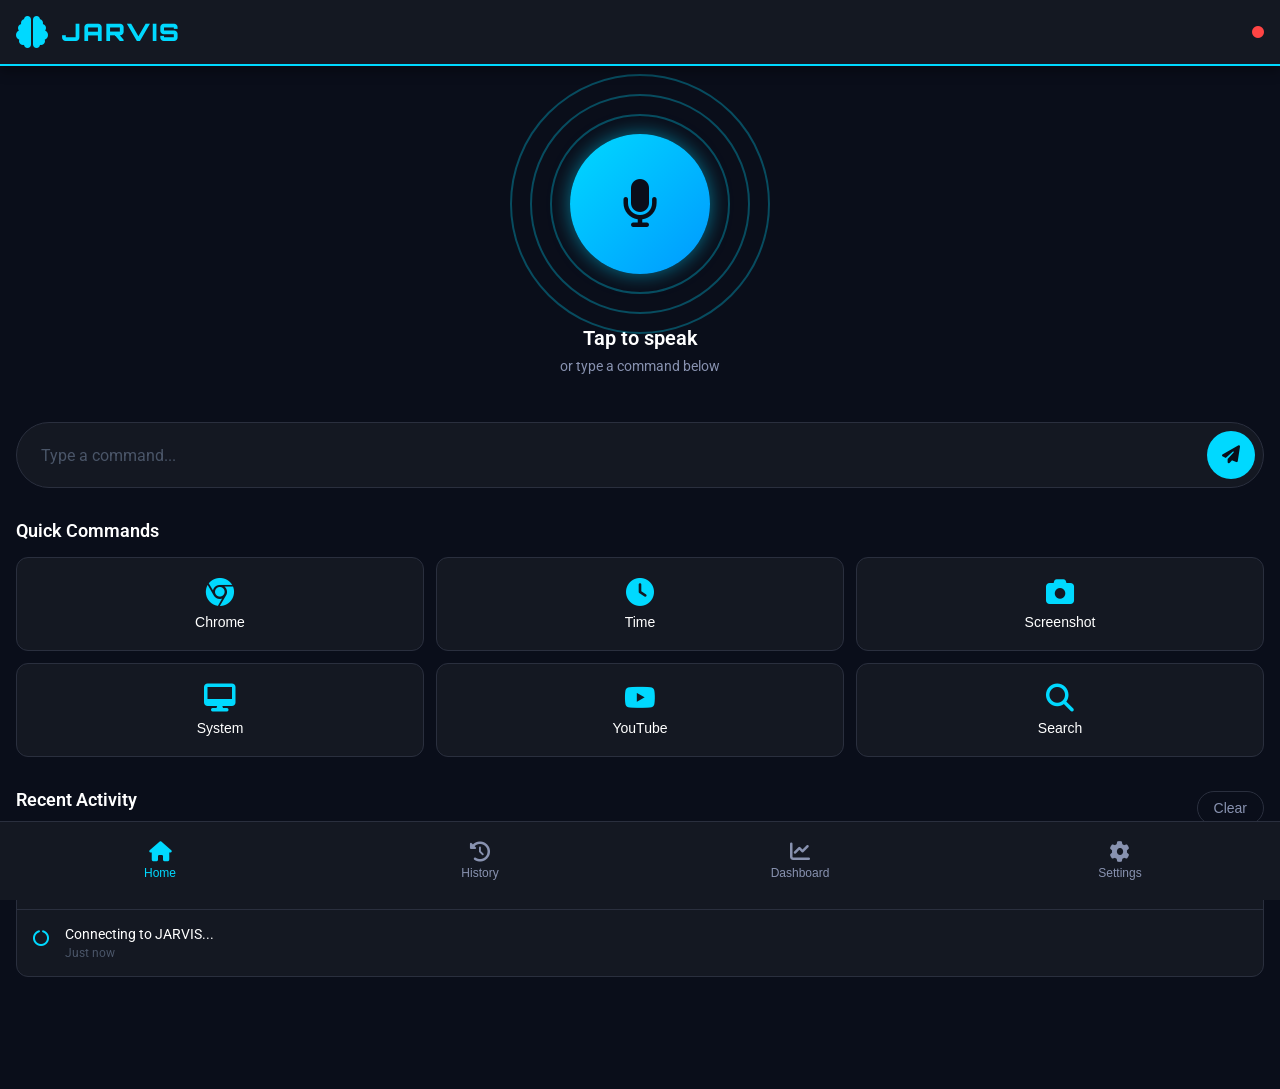
<file: web_dashboard/mobile.html>
<!DOCTYPE html>
<html lang="en">
<head>
    <meta charset="UTF-8">
    <meta name="viewport" content="width=device-width, initial-scale=1.0, maximum-scale=1.0, user-scalable=no">
    <meta name="apple-mobile-web-app-capable" content="yes">
    <meta name="apple-mobile-web-app-status-bar-style" content="black-translucent">
    <title>JARVIS Mobile</title>
    <link rel="stylesheet" href="css/mobile.css">
    <link rel="stylesheet" href="https://cdnjs.cloudflare.com/ajax/libs/font-awesome/6.4.0/css/all.min.css">
    <link href="https://fonts.googleapis.com/css2?family=Orbitron:wght@600;700;900&family=Roboto:wght@300;400;500;700&display=swap" rel="stylesheet">
</head>
<body>
    <div class="mobile-container">
        <!-- Header -->
        <header class="mobile-header">
            <div class="header-content">
                <div class="logo">
                    <i class="fas fa-brain pulse"></i>
                    <span>JARVIS</span>
                </div>
                <div class="connection-status" id="connection-status">
                    <i class="fas fa-circle"></i>
                </div>
            </div>
        </header>

        <!-- Main Voice Interface -->
        <div class="voice-interface">
            <div class="voice-circle-container">
                <div class="voice-circle" id="voice-circle">
                    <div class="voice-ring ring-1"></div>
                    <div class="voice-ring ring-2"></div>
                    <div class="voice-ring ring-3"></div>
                    <button class="voice-button" id="voice-button">
                        <i class="fas fa-microphone"></i>
                    </button>
                </div>
            </div>
            
            <div class="voice-status" id="voice-status">
                <p class="status-text">Tap to speak</p>
                <p class="status-subtext">or type a command below</p>
            </div>
        </div>

        <!-- Text Input -->
        <div class="text-input-section">
            <div class="input-container">
                <input type="text" id="text-input" placeholder="Type a command..." class="text-input">
                <button class="send-button" id="send-button">
                    <i class="fas fa-paper-plane"></i>
                </button>
            </div>
        </div>

        <!-- Quick Commands -->
        <div class="quick-commands">
            <h3 class="section-title">Quick Commands</h3>
            <div class="command-grid">
                <button class="command-card" data-command="open chrome">
                    <i class="fab fa-chrome"></i>
                    <span>Chrome</span>
                </button>
                <button class="command-card" data-command="what time is it">
                    <i class="fas fa-clock"></i>
                    <span>Time</span>
                </button>
                <button class="command-card" data-command="take screenshot">
                    <i class="fas fa-camera"></i>
                    <span>Screenshot</span>
                </button>
                <button class="command-card" data-command="system info">
                    <i class="fas fa-desktop"></i>
                    <span>System</span>
                </button>
                <button class="command-card" data-command="go to youtube">
                    <i class="fab fa-youtube"></i>
                    <span>YouTube</span>
                </button>
                <button class="command-card" data-command="search downloads">
                    <i class="fas fa-search"></i>
                    <span>Search</span>
                </button>
            </div>
        </div>

        <!-- Recent Activity -->
        <div class="recent-activity">
            <div class="section-header">
                <h3 class="section-title">Recent Activity</h3>
                <button class="clear-btn" id="clear-activity">Clear</button>
            </div>
            <div class="activity-list" id="activity-list">
                <div class="activity-item system">
                    <i class="fas fa-circle-notch fa-spin"></i>
                    <div class="activity-content">
                        <span class="activity-text">Connecting to JARVIS...</span>
                        <span class="activity-time">Just now</span>
                    </div>
                </div>
            </div>
        </div>

        <!-- Bottom Navigation -->
        <nav class="bottom-nav">
            <button class="nav-btn active" data-view="home">
                <i class="fas fa-home"></i>
                <span>Home</span>
            </button>
            <button class="nav-btn" data-view="history">
                <i class="fas fa-history"></i>
                <span>History</span>
            </button>
            <button class="nav-btn" data-view="dashboard">
                <i class="fas fa-chart-line"></i>
                <span>Dashboard</span>
            </button>
            <button class="nav-btn" data-view="settings">
                <i class="fas fa-cog"></i>
                <span>Settings</span>
            </button>
        </nav>
    </div>

    <!-- Response Modal -->
    <div class="response-modal" id="response-modal">
        <div class="modal-content">
            <div class="modal-header">
                <h3>JARVIS Response</h3>
                <button class="close-btn" id="close-modal">
                    <i class="fas fa-times"></i>
                </button>
            </div>
            <div class="modal-body" id="modal-body">
                <p>Processing your command...</p>
            </div>
        </div>
    </div>

    <!-- Settings Panel -->
    <div class="settings-panel" id="settings-panel">
        <div class="settings-content">
            <div class="settings-header">
                <h2>Settings</h2>
                <button class="close-btn" id="close-settings">
                    <i class="fas fa-times"></i>
                </button>
            </div>
            <div class="settings-body">
                <div class="setting-group">
                    <label>Server Address</label>
                    <input type="text" id="server-address" value="localhost:8765" placeholder="localhost:8765">
                </div>
                <div class="setting-group">
                    <label>Voice Language</label>
                    <select id="voice-language">
                        <option value="en-US">English (US)</option>
                        <option value="en-GB">English (UK)</option>
                        <option value="es-ES">Spanish</option>
                        <option value="fr-FR">French</option>
                        <option value="de-DE">German</option>
                    </select>
                </div>
                <div class="setting-group">
                    <label>Auto-speak Responses</label>
                    <div class="toggle-switch">
                        <input type="checkbox" id="auto-speak" checked>
                        <span class="toggle-slider"></span>
                    </div>
                </div>
                <div class="setting-group">
                    <label>Vibration Feedback</label>
                    <div class="toggle-switch">
                        <input type="checkbox" id="vibration" checked>
                        <span class="toggle-slider"></span>
                    </div>
                </div>
                <button class="btn-primary btn-block" id="save-settings">Save Settings</button>
            </div>
        </div>
    </div>

    <script src="js/mobile.js"></script>
</body>
</html>
</file>
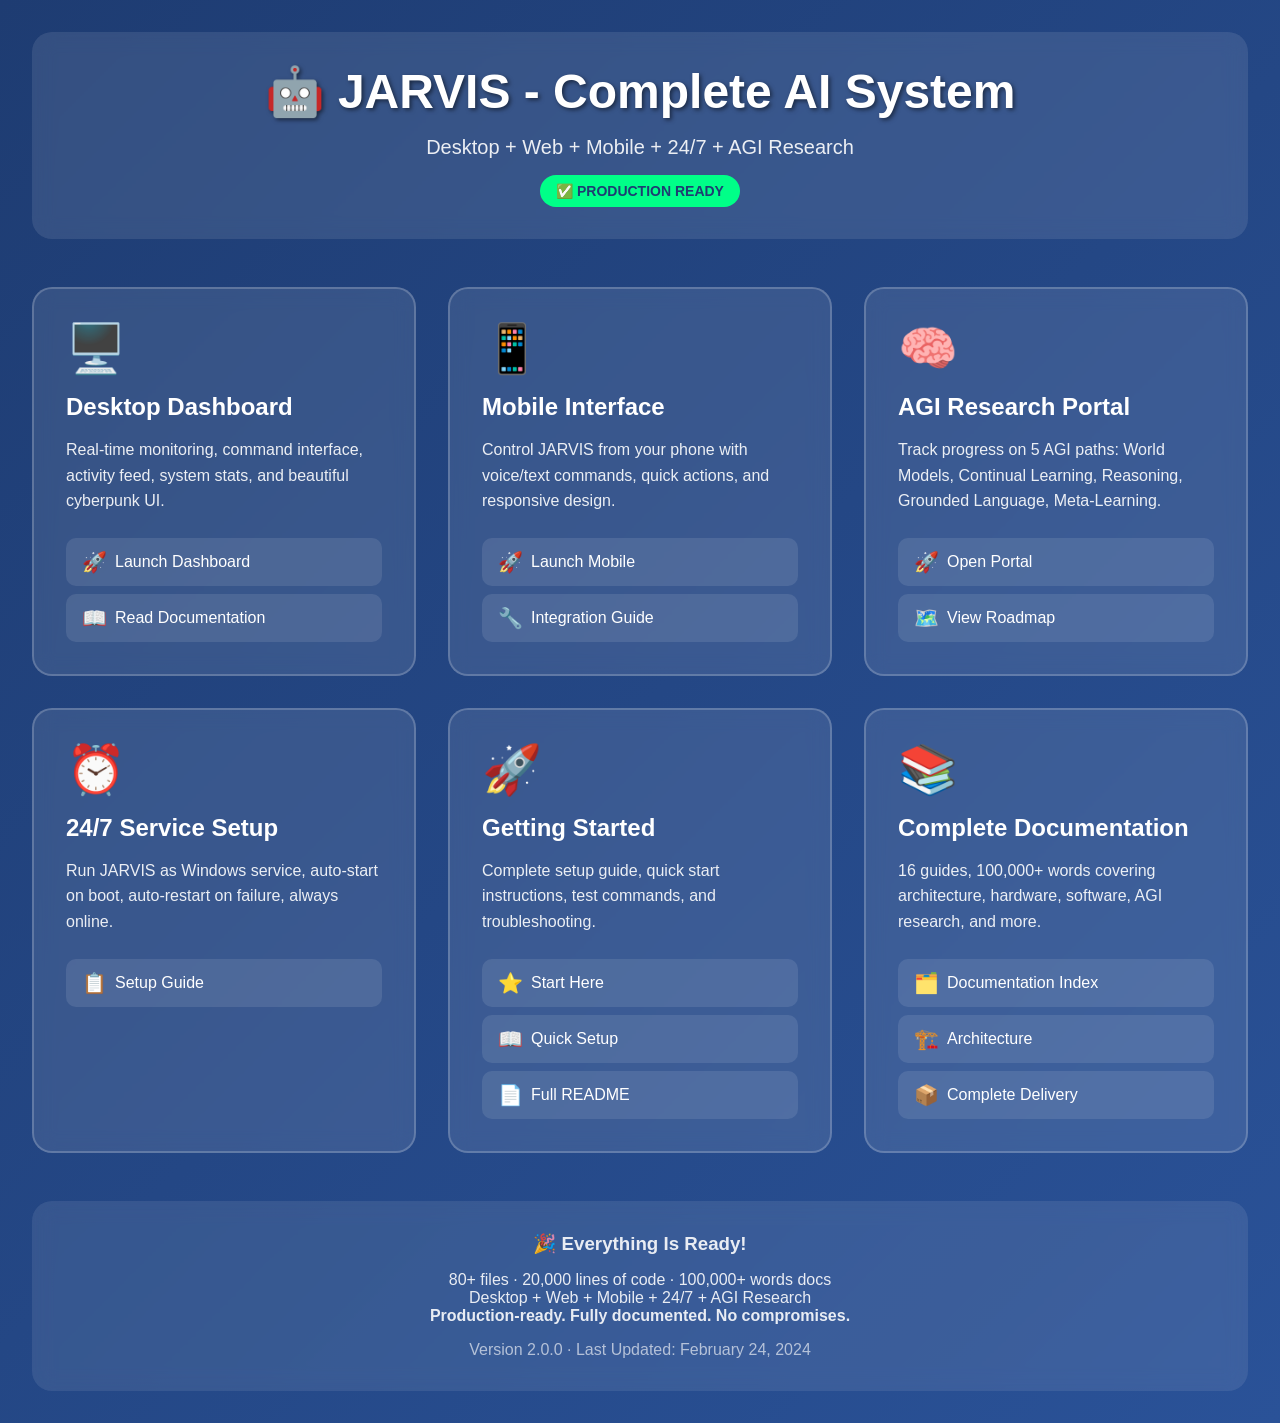
<file: web_dashboard/start.html>
<!DOCTYPE html>
<html lang="en">
<head>
    <meta charset="UTF-8">
    <meta name="viewport" content="width=device-width, initial-scale=1.0">
    <title>JARVIS - Complete System</title>
    <style>
        * {
            margin: 0;
            padding: 0;
            box-sizing: border-box;
        }

        body {
            font-family: 'Segoe UI', Tahoma, Geneva, Verdana, sans-serif;
            background: linear-gradient(135deg, #1e3c72 0%, #2a5298 100%);
            color: white;
            min-height: 100vh;
            padding: 2rem;
        }

        .container {
            max-width: 1400px;
            margin: 0 auto;
        }

        header {
            text-align: center;
            margin-bottom: 3rem;
            padding: 2rem;
            background: rgba(255, 255, 255, 0.1);
            backdrop-filter: blur(10px);
            border-radius: 20px;
        }

        h1 {
            font-size: 3rem;
            margin-bottom: 1rem;
            text-shadow: 2px 2px 4px rgba(0, 0, 0, 0.5);
        }

        .tagline {
            font-size: 1.25rem;
            opacity: 0.9;
        }

        .grid {
            display: grid;
            grid-template-columns: repeat(auto-fit, minmax(350px, 1fr));
            gap: 2rem;
            margin-bottom: 3rem;
        }

        .card {
            background: rgba(255, 255, 255, 0.1);
            backdrop-filter: blur(10px);
            border-radius: 20px;
            padding: 2rem;
            border: 2px solid rgba(255, 255, 255, 0.2);
            transition: all 0.3s ease;
        }

        .card:hover {
            transform: translateY(-10px);
            box-shadow: 0 20px 40px rgba(0, 0, 0, 0.3);
            border-color: rgba(255, 255, 255, 0.4);
        }

        .card-icon {
            font-size: 3rem;
            margin-bottom: 1rem;
        }

        .card-title {
            font-size: 1.5rem;
            margin-bottom: 1rem;
            font-weight: 600;
        }

        .card-description {
            opacity: 0.9;
            line-height: 1.6;
            margin-bottom: 1.5rem;
        }

        .card-links {
            display: flex;
            flex-direction: column;
            gap: 0.5rem;
        }

        .link-btn {
            display: inline-flex;
            align-items: center;
            gap: 0.5rem;
            padding: 0.75rem 1rem;
            background: rgba(255, 255, 255, 0.1);
            border-radius: 10px;
            text-decoration: none;
            color: white;
            transition: all 0.3s ease;
        }

        .link-btn:hover {
            background: rgba(255, 255, 255, 0.2);
            transform: translateX(5px);
        }

        .link-icon {
            font-size: 1.25rem;
        }

        .status {
            display: inline-block;
            padding: 0.5rem 1rem;
            background: #00ff88;
            color: #1e3c72;
            border-radius: 20px;
            font-weight: 600;
            font-size: 0.875rem;
            margin-top: 1rem;
        }

        .footer {
            text-align: center;
            padding: 2rem;
            background: rgba(255, 255, 255, 0.1);
            backdrop-filter: blur(10px);
            border-radius: 20px;
            opacity: 0.9;
        }

        @media (max-width: 768px) {
            h1 {
                font-size: 2rem;
            }

            .grid {
                grid-template-columns: 1fr;
            }
        }
    </style>
</head>
<body>
    <div class="container">
        <header>
            <h1>🤖 JARVIS - Complete AI System</h1>
            <p class="tagline">Desktop + Web + Mobile + 24/7 + AGI Research</p>
            <span class="status">✅ PRODUCTION READY</span>
        </header>

        <div class="grid">
            <!-- Web Dashboard -->
            <div class="card">
                <div class="card-icon">🖥️</div>
                <div class="card-title">Desktop Dashboard</div>
                <div class="card-description">
                    Real-time monitoring, command interface, activity feed, system stats, and beautiful cyberpunk UI.
                </div>
                <div class="card-links">
                    <a href="web_dashboard/index.html" class="link-btn">
                        <span class="link-icon">🚀</span>
                        <span>Launch Dashboard</span>
                    </a>
                    <a href="web_dashboard/README.md" class="link-btn">
                        <span class="link-icon">📖</span>
                        <span>Read Documentation</span>
                    </a>
                </div>
            </div>

            <!-- Mobile Interface -->
            <div class="card">
                <div class="card-icon">📱</div>
                <div class="card-title">Mobile Interface</div>
                <div class="card-description">
                    Control JARVIS from your phone with voice/text commands, quick actions, and responsive design.
                </div>
                <div class="card-links">
                    <a href="web_dashboard/mobile.html" class="link-btn">
                        <span class="link-icon">🚀</span>
                        <span>Launch Mobile</span>
                    </a>
                    <a href="web_dashboard/WEB_INTEGRATION_GUIDE.md" class="link-btn">
                        <span class="link-icon">🔧</span>
                        <span>Integration Guide</span>
                    </a>
                </div>
            </div>

            <!-- AGI Research -->
            <div class="card">
                <div class="card-icon">🧠</div>
                <div class="card-title">AGI Research Portal</div>
                <div class="card-description">
                    Track progress on 5 AGI paths: World Models, Continual Learning, Reasoning, Grounded Language, Meta-Learning.
                </div>
                <div class="card-links">
                    <a href="web_dashboard/agi_portal.html" class="link-btn">
                        <span class="link-icon">🚀</span>
                        <span>Open Portal</span>
                    </a>
                    <a href="AGI_IMPLEMENTATION_ROADMAP.md" class="link-btn">
                        <span class="link-icon">🗺️</span>
                        <span>View Roadmap</span>
                    </a>
                </div>
            </div>

            <!-- 24/7 Service -->
            <div class="card">
                <div class="card-icon">⏰</div>
                <div class="card-title">24/7 Service Setup</div>
                <div class="card-description">
                    Run JARVIS as Windows service, auto-start on boot, auto-restart on failure, always online.
                </div>
                <div class="card-links">
                    <a href="web_dashboard/247_SERVICE_GUIDE.md" class="link-btn">
                        <span class="link-icon">📋</span>
                        <span>Setup Guide</span>
                    </a>
                </div>
            </div>

            <!-- Getting Started -->
            <div class="card">
                <div class="card-icon">🚀</div>
                <div class="card-title">Getting Started</div>
                <div class="card-description">
                    Complete setup guide, quick start instructions, test commands, and troubleshooting.
                </div>
                <div class="card-links">
                    <a href="START_HERE.md" class="link-btn">
                        <span class="link-icon">⭐</span>
                        <span>Start Here</span>
                    </a>
                    <a href="GETTING_STARTED.md" class="link-btn">
                        <span class="link-icon">📖</span>
                        <span>Quick Setup</span>
                    </a>
                    <a href="README.md" class="link-btn">
                        <span class="link-icon">📄</span>
                        <span>Full README</span>
                    </a>
                </div>
            </div>

            <!-- Documentation -->
            <div class="card">
                <div class="card-icon">📚</div>
                <div class="card-title">Complete Documentation</div>
                <div class="card-description">
                    16 guides, 100,000+ words covering architecture, hardware, software, AGI research, and more.
                </div>
                <div class="card-links">
                    <a href="INDEX.md" class="link-btn">
                        <span class="link-icon">🗂️</span>
                        <span>Documentation Index</span>
                    </a>
                    <a href="ARCHITECTURE.md" class="link-btn">
                        <span class="link-icon">🏗️</span>
                        <span>Architecture</span>
                    </a>
                    <a href="COMPLETE_DELIVERY.md" class="link-btn">
                        <span class="link-icon">📦</span>
                        <span>Complete Delivery</span>
                    </a>
                </div>
            </div>
        </div>

        <footer class="footer">
            <h3>🎉 Everything Is Ready!</h3>
            <p style="margin-top: 1rem;">
                80+ files · 20,000 lines of code · 100,000+ words docs<br>
                Desktop + Web + Mobile + 24/7 + AGI Research<br>
                <strong>Production-ready. Fully documented. No compromises.</strong>
            </p>
            <p style="margin-top: 1rem; opacity: 0.7;">
                Version 2.0.0 · Last Updated: February 24, 2024
            </p>
        </footer>
    </div>
</body>
</html>
</file>
<file: css/style.css>
/* ================================
   JARVIS Builder's Handbook Styles
   Modern Dark Theme with Blue Accents
   ================================ */

:root {
    /* Colors */
    --primary: #0ea5e9;
    --primary-dark: #0284c7;
    --primary-light: #38bdf8;
    --secondary: #8b5cf6;
    --success: #10b981;
    --warning: #f59e0b;
    --danger: #ef4444;
    
    /* Backgrounds */
    --bg-primary: #0f172a;
    --bg-secondary: #1e293b;
    --bg-tertiary: #334155;
    --bg-card: #1e293b;
    --bg-hover: #334155;
    
    /* Text */
    --text-primary: #f1f5f9;
    --text-secondary: #cbd5e1;
    --text-muted: #94a3b8;
    
    /* Borders */
    --border-color: #334155;
    --border-radius: 12px;
    
    /* Shadows */
    --shadow-sm: 0 1px 2px 0 rgba(0, 0, 0, 0.3);
    --shadow-md: 0 4px 6px -1px rgba(0, 0, 0, 0.4);
    --shadow-lg: 0 10px 15px -3px rgba(0, 0, 0, 0.5);
    --shadow-xl: 0 20px 25px -5px rgba(0, 0, 0, 0.6);
    
    /* Transitions */
    --transition: all 0.3s cubic-bezier(0.4, 0, 0.2, 1);
}

/* Light Theme */
body.light-theme {
    --bg-primary: #ffffff;
    --bg-secondary: #f8fafc;
    --bg-tertiary: #e2e8f0;
    --bg-card: #ffffff;
    --bg-hover: #f1f5f9;
    
    --text-primary: #0f172a;
    --text-secondary: #475569;
    --text-muted: #64748b;
    
    --border-color: #e2e8f0;
    
    --shadow-sm: 0 1px 2px 0 rgba(0, 0, 0, 0.05);
    --shadow-md: 0 4px 6px -1px rgba(0, 0, 0, 0.1);
    --shadow-lg: 0 10px 15px -3px rgba(0, 0, 0, 0.1);
    --shadow-xl: 0 20px 25px -5px rgba(0, 0, 0, 0.1);
}

/* ================================
   Base Styles
   ================================ */

* {
    margin: 0;
    padding: 0;
    box-sizing: border-box;
}

html {
    scroll-behavior: smooth;
}

body {
    font-family: 'Inter', -apple-system, BlinkMacSystemFont, 'Segoe UI', sans-serif;
    background-color: var(--bg-primary);
    color: var(--text-primary);
    line-height: 1.6;
    transition: var(--transition);
}

code, pre {
    font-family: 'JetBrains Mono', 'Fira Code', 'Courier New', monospace;
}

a {
    color: var(--primary);
    text-decoration: none;
    transition: var(--transition);
}

a:hover {
    color: var(--primary-light);
}

.container {
    max-width: 1200px;
    margin: 0 auto;
    padding: 0 24px;
}

/* ================================
   Navigation
   ================================ */

.navbar {
    background-color: var(--bg-secondary);
    border-bottom: 1px solid var(--border-color);
    position: sticky;
    top: 0;
    z-index: 1000;
    box-shadow: var(--shadow-md);
}

.nav-container {
    max-width: 1400px;
    margin: 0 auto;
    padding: 16px 24px;
    display: flex;
    justify-content: space-between;
    align-items: center;
    gap: 32px;
}

.nav-logo {
    display: flex;
    align-items: center;
    gap: 12px;
    font-size: 20px;
    font-weight: 700;
    color: var(--text-primary);
}

.nav-logo i {
    font-size: 28px;
    color: var(--primary);
}

.nav-links {
    display: flex;
    gap: 8px;
    flex: 1;
    justify-content: center;
    flex-wrap: wrap;
}

.nav-link {
    padding: 8px 16px;
    border-radius: 8px;
    color: var(--text-secondary);
    font-weight: 500;
    font-size: 14px;
    display: flex;
    align-items: center;
    gap: 6px;
    transition: var(--transition);
}

.nav-link:hover {
    background-color: var(--bg-hover);
    color: var(--text-primary);
}

.nav-link.active {
    background-color: var(--primary);
    color: white;
}

.theme-toggle {
    background-color: var(--bg-tertiary);
    border: none;
    padding: 10px 16px;
    border-radius: 8px;
    color: var(--text-primary);
    cursor: pointer;
    font-size: 18px;
    transition: var(--transition);
}

.theme-toggle:hover {
    background-color: var(--primary);
    color: white;
    transform: scale(1.1);
}

/* ================================
   Hero Section
   ================================ */

.hero {
    padding: 80px 0 60px;
    background: linear-gradient(135deg, var(--bg-secondary) 0%, var(--bg-primary) 100%);
    border-bottom: 1px solid var(--border-color);
}

.hero-content {
    max-width: 900px;
    margin: 0 auto;
    text-align: center;
    padding: 0 24px;
}

.hero-badge {
    display: inline-flex;
    align-items: center;
    gap: 8px;
    background-color: var(--bg-tertiary);
    padding: 8px 20px;
    border-radius: 50px;
    font-size: 14px;
    font-weight: 600;
    margin-bottom: 24px;
    border: 1px solid var(--border-color);
}

.badge-icon {
    font-size: 20px;
}

.hero-title {
    font-size: 56px;
    font-weight: 800;
    line-height: 1.2;
    margin-bottom: 24px;
    letter-spacing: -0.02em;
}

.gradient-text {
    background: linear-gradient(135deg, var(--primary) 0%, var(--secondary) 100%);
    -webkit-background-clip: text;
    -webkit-text-fill-color: transparent;
    background-clip: text;
}

.hero-subtitle {
    font-size: 20px;
    color: var(--text-secondary);
    line-height: 1.6;
    margin-bottom: 40px;
    max-width: 700px;
    margin-left: auto;
    margin-right: auto;
}

.hero-stats {
    display: grid;
    grid-template-columns: repeat(auto-fit, minmax(150px, 1fr));
    gap: 24px;
    margin: 40px 0;
}

.stat-card {
    background-color: var(--bg-card);
    padding: 24px;
    border-radius: var(--border-radius);
    border: 1px solid var(--border-color);
    box-shadow: var(--shadow-md);
}

.stat-number {
    font-size: 36px;
    font-weight: 800;
    color: var(--primary);
    line-height: 1;
    margin-bottom: 8px;
}

.stat-label {
    font-size: 14px;
    color: var(--text-muted);
    font-weight: 600;
    text-transform: uppercase;
    letter-spacing: 0.05em;
}

.hero-actions {
    display: flex;
    gap: 16px;
    justify-content: center;
    margin-bottom: 40px;
    flex-wrap: wrap;
}

.btn {
    padding: 14px 32px;
    border-radius: 10px;
    font-weight: 600;
    font-size: 16px;
    border: none;
    cursor: pointer;
    display: inline-flex;
    align-items: center;
    gap: 8px;
    transition: var(--transition);
    text-decoration: none;
}

.btn-primary {
    background-color: var(--primary);
    color: white;
    box-shadow: var(--shadow-md);
}

.btn-primary:hover {
    background-color: var(--primary-dark);
    transform: translateY(-2px);
    box-shadow: var(--shadow-lg);
}

.btn-secondary {
    background-color: var(--bg-tertiary);
    color: var(--text-primary);
    border: 1px solid var(--border-color);
}

.btn-secondary:hover {
    background-color: var(--bg-hover);
    border-color: var(--primary);
}

.progress-tracker {
    background-color: var(--bg-card);
    padding: 20px;
    border-radius: var(--border-radius);
    border: 1px solid var(--border-color);
    max-width: 500px;
    margin: 0 auto;
}

.progress-header {
    display: flex;
    justify-content: space-between;
    margin-bottom: 12px;
    font-weight: 600;
    font-size: 14px;
}

.progress-bar {
    height: 12px;
    background-color: var(--bg-tertiary);
    border-radius: 6px;
    overflow: hidden;
}

.progress-fill {
    height: 100%;
    background: linear-gradient(90deg, var(--primary) 0%, var(--secondary) 100%);
    width: 0%;
    transition: width 0.5s ease;
}

/* ================================
   Sections
   ================================ */

.content-section {
    padding: 80px 0;
}

.alt-bg {
    background-color: var(--bg-secondary);
}

.section-title {
    font-size: 40px;
    font-weight: 800;
    text-align: center;
    margin-bottom: 16px;
    letter-spacing: -0.02em;
}

.section-subtitle {
    text-align: center;
    font-size: 18px;
    color: var(--text-secondary);
    margin-bottom: 60px;
}

/* ================================
   Features Grid
   ================================ */

.features {
    padding: 80px 0;
    background-color: var(--bg-secondary);
}

.features-grid {
    display: grid;
    grid-template-columns: repeat(auto-fit, minmax(300px, 1fr));
    gap: 32px;
    margin-top: 60px;
}

.feature-card {
    background-color: var(--bg-card);
    padding: 32px;
    border-radius: var(--border-radius);
    border: 1px solid var(--border-color);
    box-shadow: var(--shadow-md);
    transition: var(--transition);
}

.feature-card:hover {
    transform: translateY(-4px);
    box-shadow: var(--shadow-lg);
    border-color: var(--primary);
}

.feature-icon {
    font-size: 40px;
    color: var(--primary);
    margin-bottom: 20px;
}

.feature-card h3 {
    font-size: 22px;
    font-weight: 700;
    margin-bottom: 12px;
}

.feature-card p {
    color: var(--text-secondary);
    margin-bottom: 16px;
    line-height: 1.6;
}

.feature-list {
    list-style: none;
    padding: 0;
}

.feature-list li {
    padding: 8px 0;
    color: var(--text-secondary);
    display: flex;
    align-items: center;
    gap: 8px;
    font-size: 14px;
}

.feature-list li:before {
    content: "→";
    color: var(--primary);
    font-weight: bold;
}

/* ================================
   Architecture Diagrams
   ================================ */

.architecture-preview {
    padding: 80px 0;
    text-align: center;
}

.architecture-diagram {
    background-color: var(--bg-card);
    padding: 40px;
    border-radius: var(--border-radius);
    border: 1px solid var(--border-color);
    margin: 60px auto 40px;
    max-width: 800px;
}

.arch-layer {
    background-color: var(--bg-tertiary);
    padding: 20px;
    border-radius: 8px;
    margin: 20px 0;
}

.arch-layer h4 {
    font-size: 16px;
    font-weight: 700;
    margin-bottom: 16px;
    text-transform: uppercase;
    letter-spacing: 0.05em;
    color: var(--primary);
}

.arch-components {
    display: flex;
    gap: 12px;
    flex-wrap: wrap;
    justify-content: center;
}

.arch-component {
    background-color: var(--bg-card);
    padding: 10px 16px;
    border-radius: 6px;
    font-size: 13px;
    font-weight: 600;
    border: 1px solid var(--border-color);
}

.arch-arrow {
    font-size: 24px;
    color: var(--primary);
    font-weight: bold;
    margin: 10px 0;
}

/* ================================
   Phase Cards
   ================================ */

.quick-start {
    padding: 80px 0;
    background-color: var(--bg-secondary);
}

.phases-grid {
    display: grid;
    grid-template-columns: repeat(auto-fit, minmax(250px, 1fr));
    gap: 32px;
    margin-top: 60px;
}

.phase-card {
    background-color: var(--bg-card);
    padding: 32px;
    border-radius: var(--border-radius);
    border: 1px solid var(--border-color);
    box-shadow: var(--shadow-md);
    text-align: center;
    transition: var(--transition);
    position: relative;
}

.phase-card:hover {
    transform: translateY(-4px);
    box-shadow: var(--shadow-lg);
}

.phase-number {
    position: absolute;
    top: -20px;
    left: 50%;
    transform: translateX(-50%);
    width: 50px;
    height: 50px;
    background: linear-gradient(135deg, var(--primary) 0%, var(--secondary) 100%);
    border-radius: 50%;
    display: flex;
    align-items: center;
    justify-content: center;
    font-size: 24px;
    font-weight: 800;
    color: white;
    box-shadow: var(--shadow-md);
}

.phase-card h3 {
    margin: 20px 0 12px;
    font-size: 20px;
}

.phase-card p {
    color: var(--text-secondary);
    margin-bottom: 16px;
}

.phase-time {
    display: inline-block;
    background-color: var(--bg-tertiary);
    padding: 6px 12px;
    border-radius: 6px;
    font-size: 13px;
    font-weight: 600;
    margin-bottom: 16px;
    color: var(--text-secondary);
}

.phase-link {
    color: var(--primary);
    font-weight: 600;
    font-size: 14px;
    display: inline-flex;
    align-items: center;
    gap: 6px;
}

.phase-link:hover {
    gap: 10px;
}

/* ================================
   Technology Stack
   ================================ */

.tech-stack {
    padding: 80px 0;
}

.tech-categories {
    display: grid;
    grid-template-columns: repeat(auto-fit, minmax(300px, 1fr));
    gap: 32px;
    margin-top: 60px;
}

.tech-category {
    background-color: var(--bg-card);
    padding: 32px;
    border-radius: var(--border-radius);
    border: 1px solid var(--border-color);
}

.tech-category h3 {
    font-size: 20px;
    margin-bottom: 20px;
    display: flex;
    align-items: center;
    gap: 12px;
}

.tech-category i {
    color: var(--primary);
}

.tech-tags {
    display: flex;
    flex-wrap: wrap;
    gap: 8px;
}

.tech-tag {
    background-color: var(--bg-tertiary);
    padding: 8px 16px;
    border-radius: 6px;
    font-size: 13px;
    font-weight: 600;
    color: var(--text-secondary);
    border: 1px solid var(--border-color);
    transition: var(--transition);
}

.tech-tag:hover {
    background-color: var(--primary);
    color: white;
    border-color: var(--primary);
    transform: translateY(-2px);
}

/* ================================
   Resources
   ================================ */

.resources {
    padding: 80px 0;
    background-color: var(--bg-secondary);
}

.resources-grid {
    display: grid;
    grid-template-columns: repeat(auto-fit, minmax(250px, 1fr));
    gap: 32px;
    margin-top: 60px;
}

.resource-card {
    background-color: var(--bg-card);
    padding: 40px 32px;
    border-radius: var(--border-radius);
    border: 1px solid var(--border-color);
    text-align: center;
    transition: var(--transition);
}

.resource-card:hover {
    transform: translateY(-4px);
    box-shadow: var(--shadow-lg);
    border-color: var(--primary);
}

.resource-card i {
    font-size: 48px;
    color: var(--primary);
    margin-bottom: 20px;
}

.resource-card h3 {
    font-size: 20px;
    margin-bottom: 12px;
}

.resource-card p {
    color: var(--text-secondary);
    margin-bottom: 20px;
}

.resource-card a {
    color: var(--primary);
    font-weight: 600;
    font-size: 14px;
}

/* ================================
   Page Header
   ================================ */

.page-header {
    background: linear-gradient(135deg, var(--bg-secondary) 0%, var(--bg-primary) 100%);
    padding: 60px 0 40px;
    text-align: center;
    border-bottom: 1px solid var(--border-color);
}

.page-header h1 {
    font-size: 48px;
    font-weight: 800;
    margin-bottom: 16px;
    display: flex;
    align-items: center;
    justify-content: center;
    gap: 16px;
}

.page-header i {
    color: var(--primary);
}

.page-header p {
    font-size: 18px;
    color: var(--text-secondary);
}

/* ================================
   Table of Contents
   ================================ */

.toc-section {
    padding: 40px 0;
    background-color: var(--bg-secondary);
}

.toc-card {
    background-color: var(--bg-card);
    padding: 32px;
    border-radius: var(--border-radius);
    border: 1px solid var(--border-color);
    max-width: 800px;
    margin: 0 auto;
}

.toc-card h3 {
    font-size: 20px;
    margin-bottom: 20px;
    display: flex;
    align-items: center;
    gap: 12px;
}

.toc-list {
    list-style: none;
    display: grid;
    grid-template-columns: repeat(auto-fit, minmax(250px, 1fr));
    gap: 12px;
}

.toc-list li {
    padding: 0;
}

.toc-list a {
    display: block;
    padding: 12px 16px;
    background-color: var(--bg-tertiary);
    border-radius: 8px;
    font-weight: 500;
    transition: var(--transition);
}

.toc-list a:hover {
    background-color: var(--primary);
    color: white;
    transform: translateX(4px);
}

/* ================================
   Layer Cards (Architecture)
   ================================ */

.layers-accordion {
    margin-top: 60px;
}

.layer-card {
    background-color: var(--bg-card);
    border: 1px solid var(--border-color);
    border-radius: var(--border-radius);
    margin-bottom: 24px;
    overflow: hidden;
    transition: var(--transition);
}

.layer-header {
    padding: 24px 32px;
    cursor: pointer;
    display: flex;
    justify-content: space-between;
    align-items: center;
    transition: var(--transition);
}

.layer-header:hover {
    background-color: var(--bg-hover);
}

.layer-title {
    display: flex;
    align-items: center;
    gap: 20px;
}

.layer-number {
    width: 50px;
    height: 50px;
    background: linear-gradient(135deg, var(--primary) 0%, var(--secondary) 100%);
    border-radius: 50%;
    display: flex;
    align-items: center;
    justify-content: center;
    font-size: 24px;
    font-weight: 800;
    color: white;
}

.layer-title h3 {
    font-size: 24px;
    font-weight: 700;
    margin: 0;
}

.toggle-icon {
    font-size: 20px;
    color: var(--text-secondary);
    transition: transform 0.3s;
}

.layer-card.active .toggle-icon {
    transform: rotate(180deg);
}

.layer-content {
    max-height: 0;
    overflow: hidden;
    transition: max-height 0.5s ease;
}

.layer-card.active .layer-content {
    max-height: 5000px;
    padding: 0 32px 32px;
}

.layer-description {
    margin-bottom: 32px;
    font-size: 16px;
    color: var(--text-secondary);
}

.component-grid {
    display: grid;
    grid-template-columns: repeat(auto-fit, minmax(300px, 1fr));
    gap: 24px;
    margin-bottom: 32px;
}

.component-box {
    background-color: var(--bg-tertiary);
    padding: 24px;
    border-radius: 8px;
    border: 1px solid var(--border-color);
}

.component-box h4 {
    font-size: 18px;
    margin-bottom: 12px;
    display: flex;
    align-items: center;
    gap: 10px;
}

.component-box i {
    color: var(--primary);
}

.component-box p {
    color: var(--text-secondary);
    margin-bottom: 16px;
    font-size: 14px;
}

.component-box ul {
    list-style: none;
    padding: 0;
    margin-bottom: 16px;
}

.component-box li {
    padding: 6px 0;
    color: var(--text-secondary);
    font-size: 14px;
    display: flex;
    align-items: flex-start;
    gap: 8px;
}

.component-box li:before {
    content: "▸";
    color: var(--primary);
    font-weight: bold;
}

.component-box code {
    display: block;
    background-color: var(--bg-primary);
    padding: 8px 12px;
    border-radius: 6px;
    font-size: 12px;
    color: var(--text-muted);
    margin-top: 12px;
}

.badge {
    display: inline-block;
    padding: 4px 10px;
    border-radius: 4px;
    font-size: 12px;
    font-weight: 700;
    text-transform: uppercase;
}

.badge.green {
    background-color: rgba(16, 185, 129, 0.2);
    color: var(--success);
}

.badge.yellow {
    background-color: rgba(245, 158, 11, 0.2);
    color: var(--warning);
}

.badge.red {
    background-color: rgba(239, 68, 68, 0.2);
    color: var(--danger);
}

.safety-example {
    background-color: var(--bg-primary);
    padding: 24px;
    border-radius: 8px;
    border: 1px solid var(--border-color);
    margin-top: 24px;
}

.safety-example h4 {
    font-size: 18px;
    margin-bottom: 16px;
    color: var(--primary);
}

.safety-example pre {
    background-color: var(--bg-tertiary);
    padding: 20px;
    border-radius: 6px;
    overflow-x: auto;
    font-size: 13px;
    line-height: 1.6;
}

/* ================================
   Footer
   ================================ */

.footer {
    background-color: var(--bg-secondary);
    border-top: 1px solid var(--border-color);
    padding: 48px 0;
    margin-top: 80px;
}

.footer-content {
    display: flex;
    flex-direction: column;
    align-items: center;
    gap: 24px;
}

.footer-brand {
    display: flex;
    align-items: center;
    gap: 12px;
    font-size: 18px;
    font-weight: 700;
}

.footer-brand i {
    font-size: 24px;
    color: var(--primary);
}

.footer-links {
    display: flex;
    gap: 24px;
    flex-wrap: wrap;
    justify-content: center;
}

.footer-links a {
    color: var(--text-secondary);
    font-weight: 500;
    font-size: 14px;
}

.footer-links a:hover {
    color: var(--primary);
}

.footer-info {
    text-align: center;
}

.footer-info p {
    color: var(--text-muted);
    font-size: 14px;
    margin-bottom: 8px;
}

.footer-note {
    background-color: var(--bg-tertiary);
    padding: 12px 20px;
    border-radius: 8px;
    border: 1px solid var(--border-color);
    display: inline-block;
}

/* ================================
   Responsive Design
   ================================ */

@media (max-width: 768px) {
    .hero-title {
        font-size: 36px;
    }
    
    .hero-subtitle {
        font-size: 16px;
    }
    
    .section-title {
        font-size: 32px;
    }
    
    .nav-links {
        display: none;
    }
    
    .features-grid,
    .phases-grid,
    .tech-categories,
    .resources-grid {
        grid-template-columns: 1fr;
    }
    
    .layer-card.active .layer-content {
        padding: 0 16px 24px;
    }
    
    .component-grid {
        grid-template-columns: 1fr;
    }
}

@media (max-width: 480px) {
    .hero-title {
        font-size: 28px;
    }
    
    .nav-container {
        padding: 12px 16px;
    }
    
    .container {
        padding: 0 16px;
    }
    
    .btn {
        font-size: 14px;
        padding: 12px 24px;
    }
}

/* ================================
   Utility Classes
   ================================ */

.text-center {
    text-align: center;
}

.mt-4 {
    margin-top: 32px;
}

.mb-4 {
    margin-bottom: 32px;
}

.hidden {
    display: none;
}

/* ================================
   Animations
   ================================ */

@keyframes fadeIn {
    from {
        opacity: 0;
        transform: translateY(20px);
    }
    to {
        opacity: 1;
        transform: translateY(0);
    }
}

.fade-in {
    animation: fadeIn 0.6s ease;
}

@keyframes pulse {
    0%, 100% {
        opacity: 1;
    }
    50% {
        opacity: 0.5;
    }
}

.pulse {
    animation: pulse 2s infinite;
}

/* ================================
   AGI Components
   ================================ */

.agi-grid {
    display: grid;
    grid-template-columns: repeat(auto-fit, minmax(280px, 1fr));
    gap: 32px;
    margin-top: 60px;
}

.agi-component {
    background-color: var(--bg-card);
    padding: 32px;
    border-radius: var(--border-radius);
    border: 1px solid var(--border-color);
    text-align: center;
    transition: var(--transition);
}

.agi-component:hover {
    transform: translateY(-4px);
    box-shadow: var(--shadow-lg);
    border-color: var(--primary);
}

.agi-icon {
    font-size: 60px;
    margin-bottom: 20px;
}

.agi-component h3 {
    font-size: 22px;
    margin-bottom: 12px;
}

.agi-component p {
    color: var(--text-secondary);
    margin-bottom: 20px;
}

.agi-component ul {
    list-style: none;
    padding: 0;
    text-align: left;
}

.agi-component li {
    padding: 8px 0;
    color: var(--text-secondary);
    font-size: 14px;
    display: flex;
    align-items: flex-start;
    gap: 8px;
}

.agi-component li:before {
    content: "✓";
    color: var(--primary);
    font-weight: bold;
}

.agi-status {
    margin-top: 20px;
    padding: 10px 16px;
    border-radius: 6px;
    font-size: 13px;
    font-weight: 600;
    display: inline-flex;
    align-items: center;
    gap: 8px;
}

.agi-status i {
    font-size: 16px;
}

.agi-note {
    background-color: var(--bg-tertiary);
    padding: 24px;
    border-radius: var(--border-radius);
    border-left: 4px solid var(--primary);
    margin-top: 40px;
    display: flex;
    gap: 16px;
    align-items: flex-start;
}

.agi-note i {
    color: var(--primary);
    font-size: 24px;
    flex-shrink: 0;
}

.agi-note p {
    margin: 0;
    line-height: 1.6;
}

/* ================================
   Flow Diagram
   ================================ */

.flow-diagram {
    background-color: var(--bg-card);
    padding: 40px;
    border-radius: var(--border-radius);
    border: 1px solid var(--border-color);
    margin-top: 60px;
}

.flow-diagram h3 {
    text-align: center;
    font-size: 24px;
    margin-bottom: 40px;
    color: var(--primary);
}

.flow-step {
    display: flex;
    gap: 24px;
    align-items: flex-start;
    margin-bottom: 32px;
    padding: 24px;
    background-color: var(--bg-tertiary);
    border-radius: 8px;
    border: 1px solid var(--border-color);
}

.step-number {
    width: 50px;
    height: 50px;
    background: linear-gradient(135deg, var(--primary) 0%, var(--secondary) 100%);
    border-radius: 50%;
    display: flex;
    align-items: center;
    justify-content: center;
    font-size: 24px;
    font-weight: 800;
    color: white;
    flex-shrink: 0;
}

.step-content {
    flex: 1;
}

.step-content h4 {
    font-size: 20px;
    margin-bottom: 8px;
}

.step-content p {
    color: var(--text-secondary);
    margin-bottom: 12px;
}

.step-content code {
    display: block;
    background-color: var(--bg-primary);
    padding: 12px 16px;
    border-radius: 6px;
    font-size: 13px;
    line-height: 1.6;
}

/* ================================
   Deployment Cards
   ================================ */

.deployment-options {
    display: grid;
    grid-template-columns: repeat(auto-fit, minmax(500px, 1fr));
    gap: 32px;
    margin-top: 60px;
}

.deployment-card {
    background-color: var(--bg-card);
    padding: 32px;
    border-radius: var(--border-radius);
    border: 1px solid var(--border-color);
}

.deployment-card h3 {
    font-size: 24px;
    margin-bottom: 12px;
    display: flex;
    align-items: center;
    gap: 12px;
}

.deployment-card > p {
    color: var(--text-secondary);
    margin-bottom: 24px;
}

.specs-box {
    background-color: var(--bg-tertiary);
    padding: 20px;
    border-radius: 8px;
    margin-bottom: 24px;
}

.specs-box h4 {
    font-size: 16px;
    margin-bottom: 12px;
    color: var(--primary);
}

.specs-box ul {
    list-style: none;
    padding: 0;
}

.specs-box li {
    padding: 6px 0;
    color: var(--text-secondary);
    font-size: 14px;
}

.pros-cons {
    display: grid;
    grid-template-columns: 1fr 1fr;
    gap: 16px;
}

.pros, .cons {
    background-color: var(--bg-tertiary);
    padding: 20px;
    border-radius: 8px;
}

.pros h5 {
    color: var(--success);
    margin-bottom: 12px;
    font-size: 14px;
}

.cons h5 {
    color: var(--warning);
    margin-bottom: 12px;
    font-size: 14px;
}

.pros ul, .cons ul {
    list-style: none;
    padding: 0;
}

.pros li, .cons li {
    padding: 6px 0;
    font-size: 13px;
    color: var(--text-secondary);
    display: flex;
    align-items: flex-start;
    gap: 8px;
}

.pros li:before {
    content: "✓";
    color: var(--success);
    font-weight: bold;
}

.cons li:before {
    content: "⚠";
    color: var(--warning);
}

.network-diagram {
    background-color: var(--bg-card);
    padding: 32px;
    border-radius: var(--border-radius);
    border: 1px solid var(--border-color);
    margin-top: 40px;
}

.network-diagram h3 {
    font-size: 20px;
    margin-bottom: 20px;
    color: var(--primary);
}

.network-diagram pre {
    background-color: var(--bg-primary);
    padding: 24px;
    border-radius: 8px;
    overflow-x: auto;
    font-size: 13px;
    line-height: 1.8;
}

.tools-showcase {
    background-color: var(--bg-primary);
    padding: 24px;
    border-radius: 8px;
    border: 1px solid var(--border-color);
    margin-top: 24px;
}

.tools-showcase h4 {
    font-size: 18px;
    margin-bottom: 20px;
    color: var(--primary);
}

.tools-grid {
    display: grid;
    grid-template-columns: repeat(auto-fill, minmax(200px, 1fr));
    gap: 12px;
}

.tool-item {
    background-color: var(--bg-tertiary);
    padding: 12px 16px;
    border-radius: 6px;
    font-size: 13px;
    font-weight: 600;
    display: flex;
    align-items: center;
    gap: 10px;
    border: 1px solid var(--border-color);
    transition: var(--transition);
}

.tool-item:hover {
    background-color: var(--primary);
    color: white;
    transform: translateX(4px);
}

.tool-item i {
    color: var(--primary);
    font-size: 16px;
}

.tool-item:hover i {
    color: white;
}

.architecture-overview {
    display: grid;
    grid-template-columns: 1fr 1.2fr;
    gap: 40px;
    align-items: start;
    margin-top: 60px;
}

.arch-description h3 {
    font-size: 28px;
    margin-bottom: 16px;
}

.arch-description p {
    color: var(--text-secondary);
    line-height: 1.8;
    margin-bottom: 24px;
}

.design-principles {
    background-color: var(--bg-card);
    padding: 24px;
    border-radius: var(--border-radius);
    border: 1px solid var(--border-color);
}

.design-principles h4 {
    font-size: 18px;
    margin-bottom: 16px;
    color: var(--primary);
}

.design-principles ul {
    list-style: none;
    padding: 0;
}

.design-principles li {
    padding: 10px 0;
    color: var(--text-secondary);
    display: flex;
    align-items: flex-start;
    gap: 12px;
}

.design-principles i {
    color: var(--success);
    font-size: 16px;
    margin-top: 2px;
}

.system-diagram {
    background-color: var(--bg-card);
    padding: 32px;
    border-radius: var(--border-radius);
    border: 1px solid var(--border-color);
}

.system-diagram h4 {
    font-size: 18px;
    margin-bottom: 24px;
    color: var(--primary);
    text-align: center;
}

.diagram-box {
    background-color: var(--bg-tertiary);
    padding: 24px;
    border-radius: 8px;
}

.diagram-layer {
    background-color: var(--bg-card);
    padding: 16px;
    border-radius: 6px;
    margin: 12px 0;
    border: 1px solid var(--border-color);
}

.diagram-layer strong {
    display: block;
    font-size: 13px;
    font-weight: 700;
    text-transform: uppercase;
    letter-spacing: 0.05em;
    color: var(--primary);
    margin-bottom: 12px;
}

.diagram-layer.input-layer strong {
    color: #10b981;
}

.diagram-layer.processing-layer strong {
    color: #0ea5e9;
}

.diagram-layer.safety-layer strong {
    color: #f59e0b;
}

.diagram-layer.execution-layer strong {
    color: #8b5cf6;
}

.diagram-layer.output-layer strong {
    color: #ec4899;
}

.diagram-components {
    display: flex;
    gap: 8px;
    flex-wrap: wrap;
}

.diagram-components span {
    background-color: var(--bg-tertiary);
    padding: 6px 12px;
    border-radius: 4px;
    font-size: 12px;
    font-weight: 600;
    border: 1px solid var(--border-color);
}

.diagram-arrow {
    text-align: center;
    color: var(--text-muted);
    font-size: 14px;
    font-weight: 600;
    margin: 8px 0;
}

@media (max-width: 1024px) {
    .architecture-overview {
        grid-template-columns: 1fr;
    }
    
    .deployment-options {
        grid-template-columns: 1fr;
    }
    
    .pros-cons {
        grid-template-columns: 1fr;
    }
}
</file>
<file: web_dashboard/css/dashboard.css>
/* JARVIS Control Dashboard Styles */
:root {
    --primary-color: #00d9ff;
    --secondary-color: #0099ff;
    --success-color: #00ff88;
    --warning-color: #ffaa00;
    --danger-color: #ff4444;
    --purple-color: #aa00ff;
    
    --bg-dark: #0a0e1a;
    --bg-card: #141822;
    --bg-hover: #1a1f2e;
    --border-color: #2a2f3e;
    
    --text-primary: #ffffff;
    --text-secondary: #8892b0;
    --text-muted: #4a5568;
    
    --font-primary: 'Roboto', sans-serif;
    --font-display: 'Orbitron', sans-serif;
    
    --shadow-sm: 0 2px 4px rgba(0, 0, 0, 0.3);
    --shadow-md: 0 4px 8px rgba(0, 0, 0, 0.4);
    --shadow-lg: 0 8px 16px rgba(0, 0, 0, 0.5);
    --glow-primary: 0 0 20px rgba(0, 217, 255, 0.4);
}

* {
    margin: 0;
    padding: 0;
    box-sizing: border-box;
}

body {
    font-family: var(--font-primary);
    background: var(--bg-dark);
    color: var(--text-primary);
    overflow-x: hidden;
}

.container {
    min-height: 100vh;
    display: flex;
    flex-direction: column;
}

/* Header */
.header {
    background: var(--bg-card);
    border-bottom: 2px solid var(--primary-color);
    padding: 1rem 2rem;
    display: flex;
    align-items: center;
    justify-content: space-between;
    box-shadow: var(--shadow-md);
    position: sticky;
    top: 0;
    z-index: 100;
}

.logo {
    display: flex;
    align-items: center;
    gap: 1rem;
}

.logo i {
    font-size: 2rem;
    color: var(--primary-color);
    animation: pulse 2s ease-in-out infinite;
}

@keyframes pulse {
    0%, 100% { opacity: 1; transform: scale(1); }
    50% { opacity: 0.8; transform: scale(1.05); }
}

.logo h1 {
    font-family: var(--font-display);
    font-size: 1.8rem;
    font-weight: 900;
    color: var(--primary-color);
    text-shadow: var(--glow-primary);
    letter-spacing: 3px;
}

.logo .version {
    background: var(--primary-color);
    color: var(--bg-dark);
    padding: 0.25rem 0.5rem;
    border-radius: 4px;
    font-size: 0.75rem;
    font-weight: 700;
}

.system-status {
    display: flex;
    gap: 2rem;
}

.status-item {
    display: flex;
    align-items: center;
    gap: 0.5rem;
}

.status-label {
    color: var(--text-secondary);
    font-size: 0.875rem;
}

.status-value {
    color: var(--text-primary);
    font-weight: 500;
    display: flex;
    align-items: center;
    gap: 0.5rem;
}

.status-indicator {
    font-size: 0.5rem;
    color: var(--success-color);
    animation: blink 1.5s ease-in-out infinite;
}

@keyframes blink {
    0%, 100% { opacity: 1; }
    50% { opacity: 0.3; }
}

.status-indicator.offline {
    color: var(--danger-color);
    animation: none;
}

.header-actions {
    display: flex;
    gap: 0.5rem;
}

.btn-icon {
    background: transparent;
    border: 1px solid var(--border-color);
    color: var(--text-secondary);
    width: 40px;
    height: 40px;
    border-radius: 8px;
    cursor: pointer;
    transition: all 0.3s ease;
    display: flex;
    align-items: center;
    justify-content: center;
}

.btn-icon:hover {
    background: var(--bg-hover);
    border-color: var(--primary-color);
    color: var(--primary-color);
    box-shadow: var(--glow-primary);
}

/* Main Content */
.main-content {
    display: flex;
    flex: 1;
}

/* Sidebar */
.sidebar {
    width: 250px;
    background: var(--bg-card);
    border-right: 1px solid var(--border-color);
    padding: 2rem 0;
}

.nav-menu {
    list-style: none;
}

.nav-item {
    padding: 1rem 2rem;
    display: flex;
    align-items: center;
    gap: 1rem;
    cursor: pointer;
    transition: all 0.3s ease;
    color: var(--text-secondary);
    border-left: 3px solid transparent;
}

.nav-item i {
    width: 20px;
    font-size: 1.25rem;
}

.nav-item:hover {
    background: var(--bg-hover);
    color: var(--text-primary);
}

.nav-item.active {
    background: var(--bg-hover);
    color: var(--primary-color);
    border-left-color: var(--primary-color);
}

/* Content Area */
.content {
    flex: 1;
    padding: 2rem;
    overflow-y: auto;
    max-height: calc(100vh - 80px);
}

.page {
    display: none;
}

.page.active {
    display: block;
    animation: fadeIn 0.3s ease;
}

@keyframes fadeIn {
    from { opacity: 0; transform: translateY(10px); }
    to { opacity: 1; transform: translateY(0); }
}

.page-title {
    font-family: var(--font-display);
    font-size: 2rem;
    color: var(--primary-color);
    margin-bottom: 0.5rem;
}

.page-description {
    color: var(--text-secondary);
    margin-bottom: 2rem;
}

/* Stats Grid */
.stats-grid {
    display: grid;
    grid-template-columns: repeat(auto-fit, minmax(250px, 1fr));
    gap: 1.5rem;
    margin-bottom: 2rem;
}

.stat-card {
    background: var(--bg-card);
    border: 1px solid var(--border-color);
    border-radius: 12px;
    padding: 1.5rem;
    display: flex;
    gap: 1rem;
    transition: all 0.3s ease;
}

.stat-card:hover {
    transform: translateY(-4px);
    box-shadow: var(--shadow-lg);
    border-color: var(--primary-color);
}

.stat-icon {
    width: 60px;
    height: 60px;
    border-radius: 12px;
    display: flex;
    align-items: center;
    justify-content: center;
    font-size: 1.5rem;
    flex-shrink: 0;
}

.stat-icon.blue { background: rgba(0, 217, 255, 0.1); color: var(--primary-color); }
.stat-icon.green { background: rgba(0, 255, 136, 0.1); color: var(--success-color); }
.stat-icon.orange { background: rgba(255, 170, 0, 0.1); color: var(--warning-color); }
.stat-icon.purple { background: rgba(170, 0, 255, 0.1); color: var(--purple-color); }

.stat-info h3 {
    font-size: 0.875rem;
    color: var(--text-secondary);
    font-weight: 400;
    margin-bottom: 0.5rem;
}

.stat-value {
    font-size: 2rem;
    font-weight: 700;
    color: var(--text-primary);
    line-height: 1;
    margin-bottom: 0.5rem;
}

.stat-change {
    font-size: 0.75rem;
    color: var(--text-muted);
}

.stat-change.positive {
    color: var(--success-color);
}

/* Activity Grid */
.activity-grid {
    display: grid;
    grid-template-columns: 2fr 1fr;
    gap: 1.5rem;
    margin-bottom: 2rem;
}

/* Card */
.card {
    background: var(--bg-card);
    border: 1px solid var(--border-color);
    border-radius: 12px;
    padding: 1.5rem;
    margin-bottom: 1.5rem;
}

.card-header {
    display: flex;
    justify-content: space-between;
    align-items: center;
    margin-bottom: 1.5rem;
}

.card-header h3 {
    font-size: 1.25rem;
    color: var(--text-primary);
}

.btn-small {
    background: transparent;
    border: 1px solid var(--border-color);
    color: var(--text-secondary);
    padding: 0.5rem 1rem;
    border-radius: 6px;
    cursor: pointer;
    font-size: 0.875rem;
    transition: all 0.3s ease;
}

.btn-small:hover {
    background: var(--bg-hover);
    border-color: var(--primary-color);
    color: var(--primary-color);
}

/* Activity Feed */
.activity-feed {
    max-height: 400px;
    overflow-y: auto;
}

.activity-item {
    display: flex;
    gap: 1rem;
    padding: 1rem;
    border-bottom: 1px solid var(--border-color);
    transition: all 0.3s ease;
}

.activity-item:last-child {
    border-bottom: none;
}

.activity-item:hover {
    background: var(--bg-hover);
}

.activity-item i {
    color: var(--primary-color);
    margin-top: 0.25rem;
}

.activity-content {
    flex: 1;
    display: flex;
    justify-content: space-between;
}

.activity-title {
    color: var(--text-primary);
}

.activity-time {
    color: var(--text-muted);
    font-size: 0.875rem;
}

/* Resource Metrics */
.resource-metrics {
    display: flex;
    flex-direction: column;
    gap: 1.5rem;
}

.metric {
    display: flex;
    flex-direction: column;
    gap: 0.5rem;
}

.metric-label {
    display: flex;
    justify-content: space-between;
    color: var(--text-secondary);
    font-size: 0.875rem;
}

.metric-value {
    color: var(--text-primary);
    font-weight: 500;
}

.progress-bar {
    height: 8px;
    background: var(--bg-hover);
    border-radius: 4px;
    overflow: hidden;
}

.progress-fill {
    height: 100%;
    border-radius: 4px;
    transition: width 0.5s ease;
}

.progress-fill.blue { background: var(--primary-color); }
.progress-fill.green { background: var(--success-color); }
.progress-fill.purple { background: var(--purple-color); }

/* Quick Actions */
.quick-actions {
    display: grid;
    grid-template-columns: repeat(auto-fit, minmax(150px, 1fr));
    gap: 1rem;
}

.action-btn {
    background: var(--bg-hover);
    border: 1px solid var(--border-color);
    border-radius: 8px;
    padding: 1rem;
    display: flex;
    flex-direction: column;
    align-items: center;
    gap: 0.5rem;
    cursor: pointer;
    transition: all 0.3s ease;
    color: var(--text-primary);
}

.action-btn i {
    font-size: 1.5rem;
    color: var(--primary-color);
}

.action-btn:hover {
    background: var(--primary-color);
    border-color: var(--primary-color);
    transform: translateY(-2px);
    box-shadow: var(--glow-primary);
}

.action-btn:hover i {
    color: var(--bg-dark);
}

.action-btn:hover span {
    color: var(--bg-dark);
}

/* Command Interface */
.command-input-section {
    margin-bottom: 2rem;
}

.input-group {
    display: flex;
    gap: 0.5rem;
    margin-bottom: 0.5rem;
}

.btn-voice {
    background: var(--primary-color);
    border: none;
    color: var(--bg-dark);
    width: 60px;
    height: 60px;
    border-radius: 50%;
    cursor: pointer;
    font-size: 1.5rem;
    transition: all 0.3s ease;
    display: flex;
    align-items: center;
    justify-content: center;
}

.btn-voice:hover {
    transform: scale(1.1);
    box-shadow: var(--glow-primary);
}

.btn-voice.listening {
    animation: pulse-voice 1s ease-in-out infinite;
    background: var(--danger-color);
}

@keyframes pulse-voice {
    0%, 100% { transform: scale(1); }
    50% { transform: scale(1.15); }
}

.command-input {
    flex: 1;
    background: var(--bg-hover);
    border: 1px solid var(--border-color);
    border-radius: 8px;
    padding: 1rem 1.5rem;
    color: var(--text-primary);
    font-size: 1rem;
    font-family: var(--font-primary);
}

.command-input:focus {
    outline: none;
    border-color: var(--primary-color);
    box-shadow: var(--glow-primary);
}

.btn-send {
    background: var(--primary-color);
    border: none;
    color: var(--bg-dark);
    width: 60px;
    height: 60px;
    border-radius: 8px;
    cursor: pointer;
    font-size: 1.25rem;
    transition: all 0.3s ease;
}

.btn-send:hover {
    transform: translateY(-2px);
    box-shadow: var(--glow-primary);
}

.input-status {
    color: var(--text-secondary);
    font-size: 0.875rem;
    padding-left: 70px;
}

/* Command History */
.command-history {
    max-height: 500px;
    overflow-y: auto;
}

.history-item {
    padding: 1rem;
    border-bottom: 1px solid var(--border-color);
    transition: all 0.3s ease;
}

.history-item:hover {
    background: var(--bg-hover);
}

.history-command, .history-response {
    display: flex;
    gap: 0.75rem;
    align-items: center;
    margin-bottom: 0.5rem;
}

.history-command i {
    color: var(--primary-color);
}

.history-response i {
    color: var(--success-color);
}

.history-time {
    color: var(--text-muted);
    font-size: 0.75rem;
    padding-left: 2rem;
}

/* Command Examples */
.command-examples {
    display: grid;
    grid-template-columns: repeat(auto-fit, minmax(300px, 1fr));
    gap: 1.5rem;
}

.command-category h4 {
    color: var(--primary-color);
    margin-bottom: 1rem;
    font-size: 1rem;
}

.command-category ul {
    list-style: none;
}

.command-category li {
    padding: 0.5rem 0;
    color: var(--text-secondary);
}

.command-category code {
    background: var(--bg-hover);
    padding: 0.25rem 0.5rem;
    border-radius: 4px;
    color: var(--primary-color);
    font-family: 'Courier New', monospace;
}

/* Coming Soon */
.coming-soon {
    text-align: center;
    padding: 4rem 2rem;
    color: var(--text-muted);
}

.coming-soon i {
    font-size: 4rem;
    margin-bottom: 1rem;
    opacity: 0.3;
}

/* Toast */
.toast {
    position: fixed;
    bottom: 2rem;
    right: 2rem;
    background: var(--bg-card);
    border: 1px solid var(--primary-color);
    border-radius: 8px;
    padding: 1rem 1.5rem;
    display: flex;
    align-items: center;
    gap: 1rem;
    box-shadow: var(--shadow-lg);
    transform: translateY(150%);
    transition: transform 0.3s ease;
    z-index: 1000;
}

.toast.show {
    transform: translateY(0);
}

.toast i {
    color: var(--primary-color);
    font-size: 1.25rem;
}

/* Buttons */
.btn-primary {
    background: var(--primary-color);
    color: var(--bg-dark);
    border: none;
    padding: 1rem 2rem;
    border-radius: 8px;
    cursor: pointer;
    font-weight: 600;
    transition: all 0.3s ease;
    display: inline-flex;
    align-items: center;
    gap: 0.5rem;
    text-decoration: none;
}

.btn-primary:hover {
    transform: translateY(-2px);
    box-shadow: var(--glow-primary);
}

.btn-large {
    padding: 1.5rem 3rem;
    font-size: 1.125rem;
}

/* Responsive */
@media (max-width: 1024px) {
    .activity-grid {
        grid-template-columns: 1fr;
    }
}

@media (max-width: 768px) {
    .sidebar {
        position: fixed;
        left: -250px;
        top: 80px;
        height: calc(100vh - 80px);
        z-index: 99;
        transition: left 0.3s ease;
    }
    
    .sidebar.open {
        left: 0;
    }
    
    .system-status {
        display: none;
    }
    
    .stats-grid {
        grid-template-columns: 1fr;
    }
    
    .command-examples {
        grid-template-columns: 1fr;
    }
}

/* Scrollbar */
::-webkit-scrollbar {
    width: 8px;
}

::-webkit-scrollbar-track {
    background: var(--bg-dark);
}

::-webkit-scrollbar-thumb {
    background: var(--border-color);
    border-radius: 4px;
}

::-webkit-scrollbar-thumb:hover {
    background: var(--primary-color);
}
</file>
<file: css/components.css>
/* ================================
   Hardware Page Styles
   ================================ */

.hardware-options {
    display: grid;
    grid-template-columns: repeat(auto-fit, minmax(400px, 1fr));
    gap: 40px;
    margin-top: 60px;
}

.hardware-card {
    background-color: var(--bg-card);
    padding: 40px;
    border-radius: var(--border-radius);
    border: 2px solid var(--border-color);
    text-align: center;
    transition: var(--transition);
    position: relative;
}

.hardware-card.featured {
    border-color: var(--primary);
    box-shadow: 0 0 30px rgba(14, 165, 233, 0.2);
}

.hardware-card:hover {
    transform: translateY(-4px);
    box-shadow: var(--shadow-xl);
}

.hardware-badge {
    position: absolute;
    top: -15px;
    right: 20px;
    padding: 8px 20px;
    border-radius: 20px;
    font-size: 12px;
    font-weight: 700;
    text-transform: uppercase;
}

.hardware-badge.basic {
    background: linear-gradient(135deg, #10b981, #059669);
    color: white;
}

.hardware-badge.advanced {
    background: linear-gradient(135deg, #8b5cf6, #7c3aed);
    color: white;
}

.hardware-price {
    color: var(--text-muted);
    font-size: 16px;
    margin: 16px 0 24px;
    font-weight: 600;
}

.hardware-features {
    list-style: none;
    padding: 0;
    margin: 32px 0;
    text-align: left;
}

.hardware-features li {
    padding: 12px 0;
    display: flex;
    align-items: center;
    gap: 12px;
    color: var(--text-secondary);
}

.hardware-features i {
    color: var(--success);
    font-size: 18px;
}

.bom-table {
    width: 100%;
    background-color: var(--bg-card);
    border-radius: var(--border-radius);
    border-collapse: collapse;
    overflow: hidden;
    margin: 32px 0;
}

.bom-table thead {
    background-color: var(--bg-tertiary);
}

.bom-table th {
    padding: 16px;
    text-align: left;
    font-weight: 700;
    color: var(--primary);
    border-bottom: 2px solid var(--border-color);
}

.bom-table td {
    padding: 14px 16px;
    border-bottom: 1px solid var(--border-color);
    color: var(--text-secondary);
}

.bom-table tr:last-child td {
    border-bottom: none;
}

.bom-table tr:hover {
    background-color: var(--bg-hover);
}

.wiring-diagram {
    background-color: var(--bg-card);
    padding: 32px;
    border-radius: var(--border-radius);
    border: 1px solid var(--border-color);
    margin: 32px 0;
}

.wiring-diagram pre {
    background-color: var(--bg-primary);
    padding: 24px;
    border-radius: 8px;
    overflow-x: auto;
    font-size: 13px;
    line-height: 1.8;
}

.build-steps {
    margin-top: 48px;
}

.step-card {
    display: flex;
    gap: 24px;
    align-items: flex-start;
    margin-bottom: 32px;
    padding: 24px;
    background-color: var(--bg-card);
    border-radius: var(--border-radius);
    border: 1px solid var(--border-color);
    transition: var(--transition);
}

.step-card:hover {
    border-color: var(--primary);
    transform: translateX(4px);
}

.step-num {
    width: 60px;
    height: 60px;
    background: linear-gradient(135deg, var(--primary), var(--secondary));
    border-radius: 50%;
    display: flex;
    align-items: center;
    justify-content: center;
    font-size: 28px;
    font-weight: 800;
    color: white;
    flex-shrink: 0;
}

.step-content h4 {
    font-size: 20px;
    margin-bottom: 8px;
}

.step-content p {
    color: var(--text-secondary);
    line-height: 1.6;
}

.step-content .warning {
    background-color: rgba(245, 158, 11, 0.1);
    border-left: 4px solid var(--warning);
    padding: 12px 16px;
    margin-top: 12px;
    border-radius: 6px;
    color: var(--warning);
    font-size: 14px;
}

.warning-box {
    background-color: rgba(239, 68, 68, 0.1);
    border: 2px solid var(--danger);
    border-radius: var(--border-radius);
    padding: 32px;
    margin: 40px 0;
    display: flex;
    gap: 20px;
}

.warning-box i {
    font-size: 48px;
    color: var(--danger);
    flex-shrink: 0;
}

.warning-box h4 {
    color: var(--danger);
    margin-bottom: 12px;
}

.warning-box ul {
    margin: 12px 0;
    padding-left: 20px;
}

.feature-box {
    background-color: var(--bg-card);
    padding: 24px;
    border-radius: var(--border-radius);
    border: 1px solid var(--border-color);
}

.feature-box h4 {
    font-size: 18px;
    margin-bottom: 12px;
    display: flex;
    align-items: center;
    gap: 10px;
}

.feature-box i {
    color: var(--primary);
}

.feature-box p {
    color: var(--text-secondary);
    margin-bottom: 16px;
    font-size: 14px;
}

.feature-box code {
    display: block;
    background-color: var(--bg-tertiary);
    padding: 12px;
    border-radius: 6px;
    font-size: 12px;
    line-height: 1.8;
}

.firmware-steps {
    display: grid;
    grid-template-columns: repeat(auto-fit, minmax(300px, 1fr));
    gap: 32px;
    margin: 40px 0;
}

.firmware-card {
    background-color: var(--bg-card);
    padding: 32px;
    border-radius: var(--border-radius);
    border: 1px solid var(--border-color);
}

.firmware-card h3 {
    font-size: 20px;
    margin-bottom: 20px;
    display: flex;
    align-items: center;
    gap: 12px;
}

.firmware-card i {
    color: var(--primary);
}

.firmware-card pre {
    background-color: var(--bg-tertiary);
    padding: 20px;
    border-radius: 8px;
    overflow-x: auto;
    font-size: 13px;
    line-height: 1.6;
}

.test-table {
    width: 100%;
    background-color: var(--bg-card);
    border-radius: var(--border-radius);
    border-collapse: collapse;
    overflow: hidden;
    margin: 32px 0;
}

.test-table thead {
    background-color: var(--bg-tertiary);
}

.test-table th {
    padding: 16px;
    text-align: left;
    font-weight: 700;
    color: var(--primary);
    border-bottom: 2px solid var(--border-color);
}

.test-table td {
    padding: 14px 16px;
    border-bottom: 1px solid var(--border-color);
    color: var(--text-secondary);
}

.test-table tr:hover {
    background-color: var(--bg-hover);
}

/* ================================
   Code Library Styles
   ================================ */

.code-category {
    background-color: var(--bg-card);
    padding: 32px;
    border-radius: var(--border-radius);
    border: 1px solid var(--border-color);
    margin-bottom: 32px;
}

.code-category h3 {
    font-size: 24px;
    margin-bottom: 20px;
    display: flex;
    align-items: center;
    gap: 12px;
}

.code-snippets {
    display: grid;
    gap: 24px;
}

.code-snippet {
    background-color: var(--bg-tertiary);
    padding: 24px;
    border-radius: 8px;
    border: 1px solid var(--border-color);
}

.code-snippet-header {
    display: flex;
    justify-content: space-between;
    align-items: center;
    margin-bottom: 16px;
}

.code-snippet-title {
    font-size: 18px;
    font-weight: 600;
    color: var(--primary);
}

.code-copy-btn {
    background-color: var(--bg-card);
    border: 1px solid var(--border-color);
    padding: 8px 16px;
    border-radius: 6px;
    cursor: pointer;
    transition: var(--transition);
    display: flex;
    align-items: center;
    gap: 8px;
    font-size: 14px;
    color: var(--text-secondary);
}

.code-copy-btn:hover {
    background-color: var(--primary);
    color: white;
    border-color: var(--primary);
}

.code-snippet pre {
    background-color: var(--bg-primary);
    padding: 20px;
    border-radius: 6px;
    overflow-x: auto;
    margin: 0;
}

.code-snippet-desc {
    color: var(--text-secondary);
    font-size: 14px;
    margin-bottom: 16px;
}

.code-filter {
    display: flex;
    gap: 12px;
    margin-bottom: 40px;
    flex-wrap: wrap;
}

.filter-btn {
    padding: 10px 20px;
    border-radius: 8px;
    background-color: var(--bg-tertiary);
    border: 1px solid var(--border-color);
    color: var(--text-secondary);
    cursor: pointer;
    transition: var(--transition);
    font-weight: 600;
}

.filter-btn.active,
.filter-btn:hover {
    background-color: var(--primary);
    color: white;
    border-color: var(--primary);
}

/* ================================
   Roadmap Styles
   ================================ */

.roadmap-timeline {
    position: relative;
    padding: 40px 0;
}

.roadmap-timeline:before {
    content: '';
    position: absolute;
    left: 30px;
    top: 0;
    bottom: 0;
    width: 4px;
    background: linear-gradient(180deg, var(--primary), var(--secondary));
    border-radius: 2px;
}

.roadmap-phase {
    position: relative;
    padding-left: 80px;
    margin-bottom: 60px;
}

.roadmap-marker {
    position: absolute;
    left: 0;
    top: 0;
    width: 60px;
    height: 60px;
    background: linear-gradient(135deg, var(--primary), var(--secondary));
    border-radius: 50%;
    display: flex;
    align-items: center;
    justify-content: center;
    font-size: 24px;
    font-weight: 800;
    color: white;
    border: 4px solid var(--bg-primary);
}

.roadmap-content {
    background-color: var(--bg-card);
    padding: 32px;
    border-radius: var(--border-radius);
    border: 1px solid var(--border-color);
}

.roadmap-content h3 {
    font-size: 24px;
    margin-bottom: 12px;
}

.roadmap-meta {
    display: flex;
    gap: 24px;
    margin-bottom: 20px;
    flex-wrap: wrap;
}

.roadmap-duration,
.roadmap-difficulty {
    display: flex;
    align-items: center;
    gap: 8px;
    font-size: 14px;
    color: var(--text-secondary);
}

.milestone-list {
    list-style: none;
    padding: 0;
    margin-top: 20px;
}

.milestone-item {
    display: flex;
    align-items: center;
    gap: 12px;
    padding: 12px;
    margin-bottom: 8px;
    background-color: var(--bg-tertiary);
    border-radius: 8px;
    cursor: pointer;
    transition: var(--transition);
}

.milestone-item:hover {
    background-color: var(--bg-hover);
}

.milestone-checkbox {
    width: 24px;
    height: 24px;
    border: 2px solid var(--border-color);
    border-radius: 6px;
    display: flex;
    align-items: center;
    justify-content: center;
    flex-shrink: 0;
    transition: var(--transition);
}

.milestone-item.completed .milestone-checkbox {
    background-color: var(--success);
    border-color: var(--success);
}

.milestone-item.completed .milestone-checkbox:after {
    content: '✓';
    color: white;
    font-weight: bold;
}

.milestone-item.completed {
    opacity: 0.6;
}

.milestone-text {
    flex: 1;
    color: var(--text-secondary);
}

.milestone-item.completed .milestone-text {
    text-decoration: line-through;
}

/* ================================
   FAQ Styles
   ================================ */

.faq-grid {
    display: grid;
    grid-template-columns: repeat(auto-fit, minmax(300px, 1fr));
    gap: 24px;
    margin-top: 40px;
}

.faq-card {
    background-color: var(--bg-card);
    padding: 28px;
    border-radius: var(--border-radius);
    border: 1px solid var(--border-color);
    transition: var(--transition);
}

.faq-card:hover {
    border-color: var(--primary);
    transform: translateY(-2px);
    box-shadow: var(--shadow-lg);
}

.faq-card h3 {
    font-size: 18px;
    margin-bottom: 12px;
    display: flex;
    align-items: flex-start;
    gap: 10px;
    color: var(--primary);
}

.faq-card i {
    color: var(--primary);
    font-size: 20px;
    flex-shrink: 0;
}

.faq-card p {
    color: var(--text-secondary);
    line-height: 1.6;
    font-size: 14px;
}

.faq-item {
    margin: 24px 0;
}

.faq-item h4 {
    font-size: 18px;
    margin-bottom: 12px;
    color: var(--text-primary);
}

.faq-item p {
    color: var(--text-secondary);
    margin-bottom: 12px;
}

@media (max-width: 768px) {
    .hardware-options {
        grid-template-columns: 1fr;
    }
    
    .bom-table {
        font-size: 13px;
    }
    
    .bom-table th,
    .bom-table td {
        padding: 10px;
    }
    
    .step-card {
        flex-direction: column;
        align-items: center;
        text-align: center;
    }
    
    .roadmap-timeline:before {
        left: 15px;
    }
    
    .roadmap-marker {
        width: 40px;
        height: 40px;
        font-size: 18px;
    }
    
    .roadmap-phase {
        padding-left: 60px;
    }
    
    .faq-grid {
        grid-template-columns: 1fr;
    }
}
</file>
<file: web_dashboard/css/mobile.css>
/* JARVIS Mobile Interface Styles */
:root {
    --primary: #00d9ff;
    --secondary: #0099ff;
    --success: #00ff88;
    --warning: #ffaa00;
    --danger: #ff4444;
    
    --bg-dark: #0a0e1a;
    --bg-card: #141822;
    --bg-elevated: #1a1f2e;
    --border: #2a2f3e;
    
    --text-primary: #ffffff;
    --text-secondary: #8892b0;
    --text-muted: #4a5568;
    
    --font-primary: 'Roboto', sans-serif;
    --font-display: 'Orbitron', sans-serif;
    
    --shadow: 0 4px 12px rgba(0, 0, 0, 0.4);
    --glow: 0 0 20px rgba(0, 217, 255, 0.5);
}

* {
    margin: 0;
    padding: 0;
    box-sizing: border-box;
    -webkit-tap-highlight-color: transparent;
}

body {
    font-family: var(--font-primary);
    background: var(--bg-dark);
    color: var(--text-primary);
    overflow-x: hidden;
    -webkit-user-select: none;
    user-select: none;
}

.mobile-container {
    min-height: 100vh;
    padding-bottom: 80px;
}

/* Header */
.mobile-header {
    background: var(--bg-card);
    border-bottom: 2px solid var(--primary);
    padding: 1rem;
    position: sticky;
    top: 0;
    z-index: 100;
    box-shadow: var(--shadow);
}

.header-content {
    display: flex;
    justify-content: space-between;
    align-items: center;
}

.logo {
    display: flex;
    align-items: center;
    gap: 0.75rem;
    font-family: var(--font-display);
    font-size: 1.5rem;
    font-weight: 900;
    color: var(--primary);
    letter-spacing: 2px;
}

.logo i {
    font-size: 2rem;
}

.pulse {
    animation: pulse 2s ease-in-out infinite;
}

@keyframes pulse {
    0%, 100% { opacity: 1; transform: scale(1); }
    50% { opacity: 0.7; transform: scale(1.1); }
}

.connection-status {
    display: flex;
    align-items: center;
}

.connection-status i {
    font-size: 0.75rem;
    color: var(--success);
    animation: blink 1.5s ease-in-out infinite;
}

@keyframes blink {
    0%, 100% { opacity: 1; }
    50% { opacity: 0.3; }
}

.connection-status.offline i {
    color: var(--danger);
    animation: none;
}

/* Voice Interface */
.voice-interface {
    padding: 3rem 1rem;
    text-align: center;
}

.voice-circle-container {
    display: flex;
    justify-content: center;
    margin-bottom: 2rem;
}

.voice-circle {
    position: relative;
    width: 180px;
    height: 180px;
}

.voice-ring {
    position: absolute;
    top: 50%;
    left: 50%;
    transform: translate(-50%, -50%);
    border-radius: 50%;
    border: 2px solid var(--primary);
    opacity: 0.3;
}

.ring-1 {
    width: 180px;
    height: 180px;
    animation: ring-pulse 2s ease-in-out infinite;
}

.ring-2 {
    width: 220px;
    height: 220px;
    animation: ring-pulse 2s ease-in-out 0.5s infinite;
}

.ring-3 {
    width: 260px;
    height: 260px;
    animation: ring-pulse 2s ease-in-out 1s infinite;
}

@keyframes ring-pulse {
    0%, 100% { transform: translate(-50%, -50%) scale(1); opacity: 0.3; }
    50% { transform: translate(-50%, -50%) scale(1.1); opacity: 0.1; }
}

.voice-button {
    position: absolute;
    top: 50%;
    left: 50%;
    transform: translate(-50%, -50%);
    width: 140px;
    height: 140px;
    border-radius: 50%;
    background: linear-gradient(135deg, var(--primary), var(--secondary));
    border: none;
    color: var(--bg-dark);
    font-size: 3rem;
    cursor: pointer;
    transition: all 0.3s ease;
    box-shadow: var(--glow);
}

.voice-button:active {
    transform: translate(-50%, -50%) scale(0.95);
}

.voice-button.listening {
    animation: voice-pulse 1s ease-in-out infinite;
    background: linear-gradient(135deg, var(--danger), #ff0066);
}

@keyframes voice-pulse {
    0%, 100% { transform: translate(-50%, -50%) scale(1); box-shadow: 0 0 20px rgba(255, 68, 68, 0.6); }
    50% { transform: translate(-50%, -50%) scale(1.1); box-shadow: 0 0 40px rgba(255, 68, 68, 0.8); }
}

.voice-status {
    padding: 0 1rem;
}

.status-text {
    font-size: 1.25rem;
    font-weight: 600;
    color: var(--text-primary);
    margin-bottom: 0.5rem;
}

.status-subtext {
    font-size: 0.875rem;
    color: var(--text-secondary);
}

.status-text.listening {
    color: var(--danger);
    animation: fade 1s ease-in-out infinite;
}

@keyframes fade {
    0%, 100% { opacity: 1; }
    50% { opacity: 0.5; }
}

/* Text Input */
.text-input-section {
    padding: 0 1rem 2rem;
}

.input-container {
    display: flex;
    gap: 0.5rem;
    background: var(--bg-card);
    border-radius: 50px;
    padding: 0.5rem;
    border: 1px solid var(--border);
}

.text-input {
    flex: 1;
    background: transparent;
    border: none;
    color: var(--text-primary);
    font-size: 1rem;
    padding: 0.75rem 1rem;
    outline: none;
    font-family: var(--font-primary);
}

.text-input::placeholder {
    color: var(--text-muted);
}

.send-button {
    width: 48px;
    height: 48px;
    border-radius: 50%;
    background: var(--primary);
    border: none;
    color: var(--bg-dark);
    font-size: 1.125rem;
    display: flex;
    align-items: center;
    justify-content: center;
    cursor: pointer;
    transition: all 0.3s ease;
}

.send-button:active {
    transform: scale(0.95);
    box-shadow: var(--glow);
}

/* Quick Commands */
.quick-commands {
    padding: 0 1rem 2rem;
}

.section-title {
    font-size: 1.125rem;
    font-weight: 600;
    margin-bottom: 1rem;
    color: var(--text-primary);
}

.command-grid {
    display: grid;
    grid-template-columns: repeat(3, 1fr);
    gap: 0.75rem;
}

.command-card {
    background: var(--bg-card);
    border: 1px solid var(--border);
    border-radius: 12px;
    padding: 1.25rem 0.5rem;
    display: flex;
    flex-direction: column;
    align-items: center;
    gap: 0.5rem;
    cursor: pointer;
    transition: all 0.3s ease;
    color: var(--text-primary);
}

.command-card i {
    font-size: 1.75rem;
    color: var(--primary);
}

.command-card span {
    font-size: 0.875rem;
}

.command-card:active {
    transform: scale(0.95);
    background: var(--primary);
    border-color: var(--primary);
}

.command-card:active i,
.command-card:active span {
    color: var(--bg-dark);
}

/* Recent Activity */
.recent-activity {
    padding: 0 1rem 2rem;
}

.section-header {
    display: flex;
    justify-content: space-between;
    align-items: center;
    margin-bottom: 1rem;
}

.clear-btn {
    background: transparent;
    border: 1px solid var(--border);
    color: var(--text-secondary);
    padding: 0.5rem 1rem;
    border-radius: 20px;
    font-size: 0.875rem;
    cursor: pointer;
}

.activity-list {
    background: var(--bg-card);
    border: 1px solid var(--border);
    border-radius: 12px;
    max-height: 300px;
    overflow-y: auto;
}

.activity-item {
    display: flex;
    gap: 1rem;
    padding: 1rem;
    border-bottom: 1px solid var(--border);
}

.activity-item:last-child {
    border-bottom: none;
}

.activity-item i {
    color: var(--primary);
    margin-top: 0.25rem;
}

.activity-content {
    flex: 1;
    display: flex;
    flex-direction: column;
    gap: 0.25rem;
}

.activity-text {
    color: var(--text-primary);
    font-size: 0.875rem;
}

.activity-time {
    color: var(--text-muted);
    font-size: 0.75rem;
}

/* Bottom Navigation */
.bottom-nav {
    position: fixed;
    bottom: 0;
    left: 0;
    right: 0;
    background: var(--bg-card);
    border-top: 1px solid var(--border);
    display: flex;
    justify-content: space-around;
    padding: 0.75rem 0;
    z-index: 100;
}

.nav-btn {
    background: transparent;
    border: none;
    color: var(--text-secondary);
    display: flex;
    flex-direction: column;
    align-items: center;
    gap: 0.25rem;
    cursor: pointer;
    flex: 1;
    padding: 0.5rem;
    transition: all 0.3s ease;
}

.nav-btn i {
    font-size: 1.25rem;
}

.nav-btn span {
    font-size: 0.75rem;
}

.nav-btn.active {
    color: var(--primary);
}

/* Response Modal */
.response-modal {
    position: fixed;
    top: 0;
    left: 0;
    right: 0;
    bottom: 0;
    background: rgba(0, 0, 0, 0.8);
    display: none;
    align-items: center;
    justify-content: center;
    padding: 1rem;
    z-index: 200;
}

.response-modal.show {
    display: flex;
    animation: fadeIn 0.3s ease;
}

@keyframes fadeIn {
    from { opacity: 0; }
    to { opacity: 1; }
}

.modal-content {
    background: var(--bg-card);
    border-radius: 16px;
    width: 100%;
    max-width: 400px;
    max-height: 70vh;
    display: flex;
    flex-direction: column;
    box-shadow: var(--shadow);
}

.modal-header {
    display: flex;
    justify-content: space-between;
    align-items: center;
    padding: 1.5rem;
    border-bottom: 1px solid var(--border);
}

.modal-header h3 {
    font-size: 1.25rem;
    color: var(--primary);
}

.close-btn {
    background: transparent;
    border: none;
    color: var(--text-secondary);
    font-size: 1.5rem;
    cursor: pointer;
    width: 36px;
    height: 36px;
    display: flex;
    align-items: center;
    justify-content: center;
    border-radius: 50%;
}

.close-btn:active {
    background: var(--bg-elevated);
}

.modal-body {
    padding: 1.5rem;
    overflow-y: auto;
}

.modal-body p {
    color: var(--text-primary);
    line-height: 1.6;
}

/* Settings Panel */
.settings-panel {
    position: fixed;
    top: 0;
    right: -100%;
    width: 100%;
    height: 100%;
    background: var(--bg-dark);
    z-index: 200;
    transition: right 0.3s ease;
}

.settings-panel.show {
    right: 0;
}

.settings-content {
    height: 100%;
    display: flex;
    flex-direction: column;
}

.settings-header {
    background: var(--bg-card);
    border-bottom: 2px solid var(--primary);
    padding: 1.5rem;
    display: flex;
    justify-content: space-between;
    align-items: center;
}

.settings-header h2 {
    font-family: var(--font-display);
    color: var(--primary);
}

.settings-body {
    flex: 1;
    padding: 1.5rem;
    overflow-y: auto;
}

.setting-group {
    margin-bottom: 1.5rem;
}

.setting-group label {
    display: block;
    color: var(--text-secondary);
    margin-bottom: 0.5rem;
    font-size: 0.875rem;
}

.setting-group input[type="text"],
.setting-group select {
    width: 100%;
    background: var(--bg-card);
    border: 1px solid var(--border);
    border-radius: 8px;
    padding: 0.75rem 1rem;
    color: var(--text-primary);
    font-size: 1rem;
    font-family: var(--font-primary);
}

.toggle-switch {
    position: relative;
    width: 60px;
    height: 32px;
}

.toggle-switch input {
    opacity: 0;
    width: 0;
    height: 0;
}

.toggle-slider {
    position: absolute;
    cursor: pointer;
    top: 0;
    left: 0;
    right: 0;
    bottom: 0;
    background: var(--border);
    border-radius: 32px;
    transition: 0.3s;
}

.toggle-slider:before {
    position: absolute;
    content: "";
    height: 24px;
    width: 24px;
    left: 4px;
    bottom: 4px;
    background: var(--text-primary);
    border-radius: 50%;
    transition: 0.3s;
}

.toggle-switch input:checked + .toggle-slider {
    background: var(--primary);
}

.toggle-switch input:checked + .toggle-slider:before {
    transform: translateX(28px);
}

.btn-primary {
    background: var(--primary);
    color: var(--bg-dark);
    border: none;
    padding: 1rem 2rem;
    border-radius: 8px;
    font-weight: 600;
    cursor: pointer;
    transition: all 0.3s ease;
}

.btn-block {
    width: 100%;
}

.btn-primary:active {
    transform: scale(0.98);
}

/* Scrollbar */
::-webkit-scrollbar {
    width: 6px;
}

::-webkit-scrollbar-track {
    background: var(--bg-dark);
}

::-webkit-scrollbar-thumb {
    background: var(--border);
    border-radius: 3px;
}

::-webkit-scrollbar-thumb:hover {
    background: var(--primary);
}
</file>
